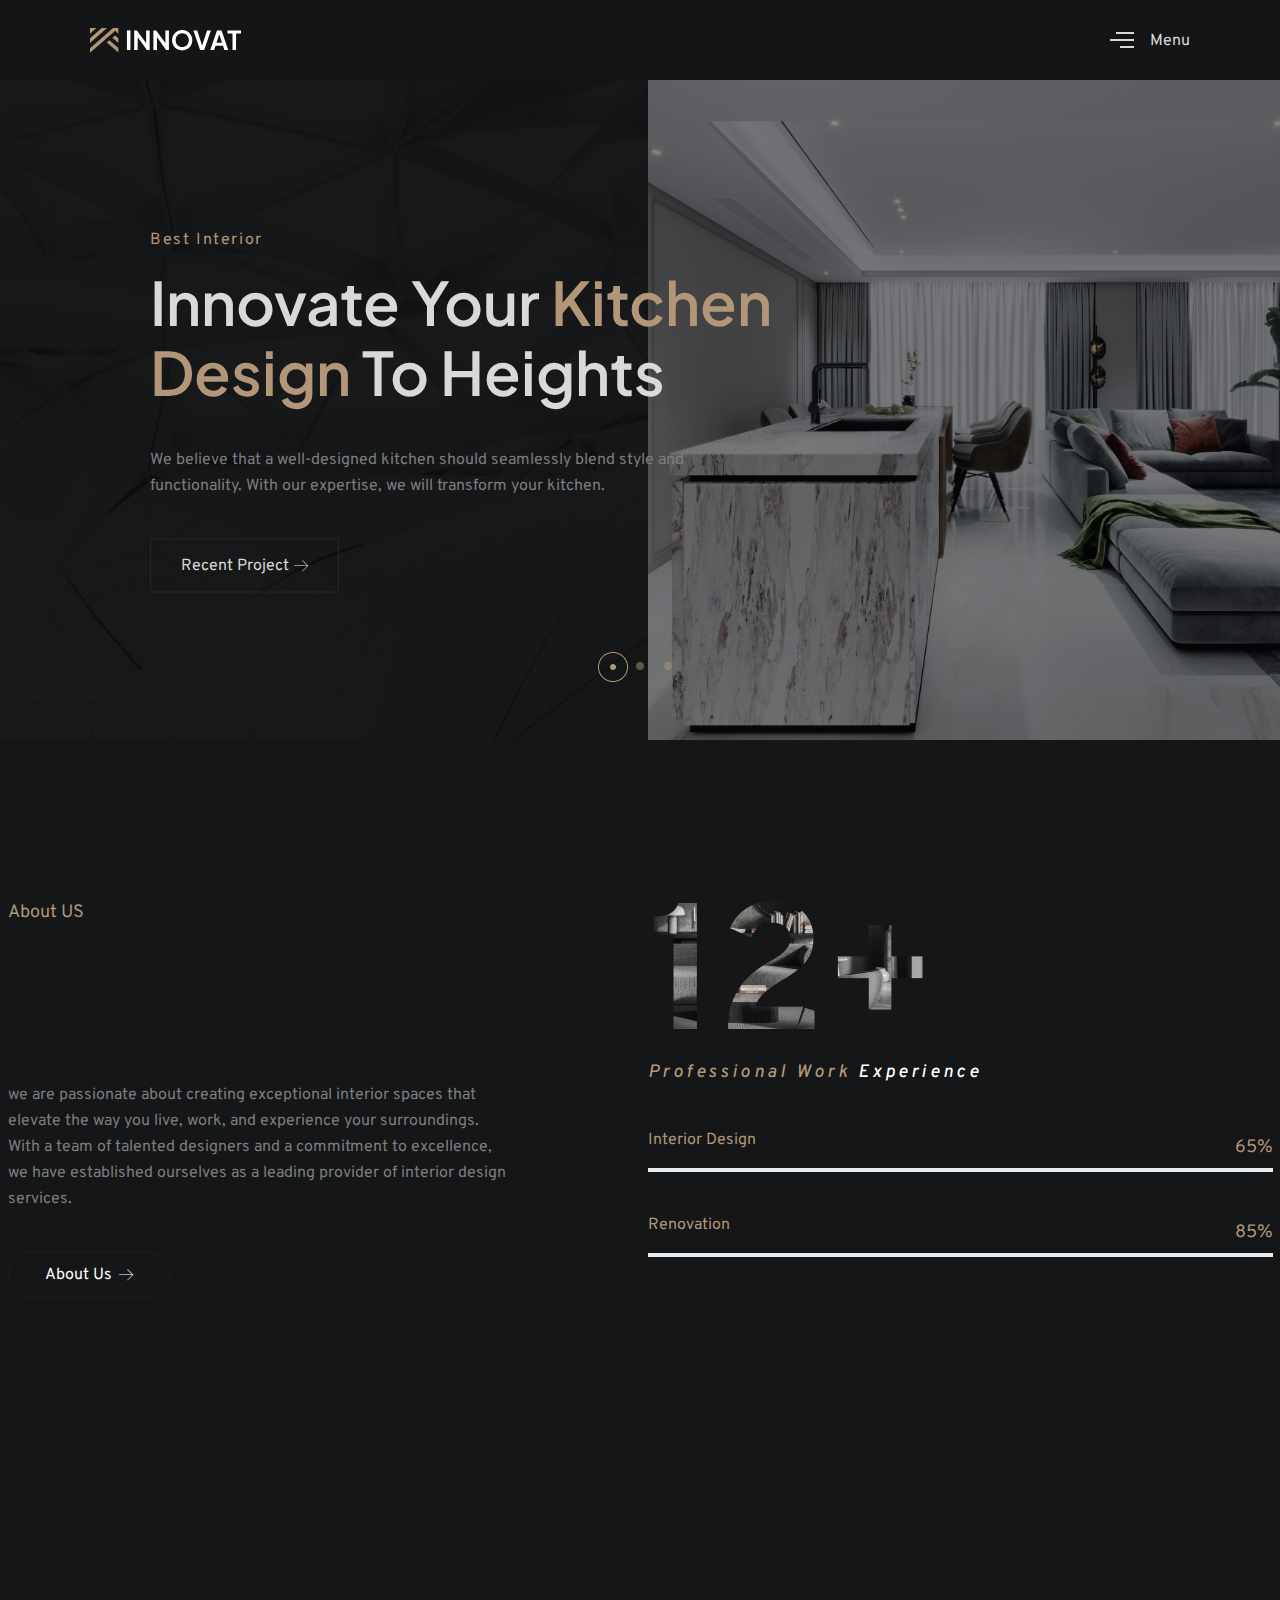
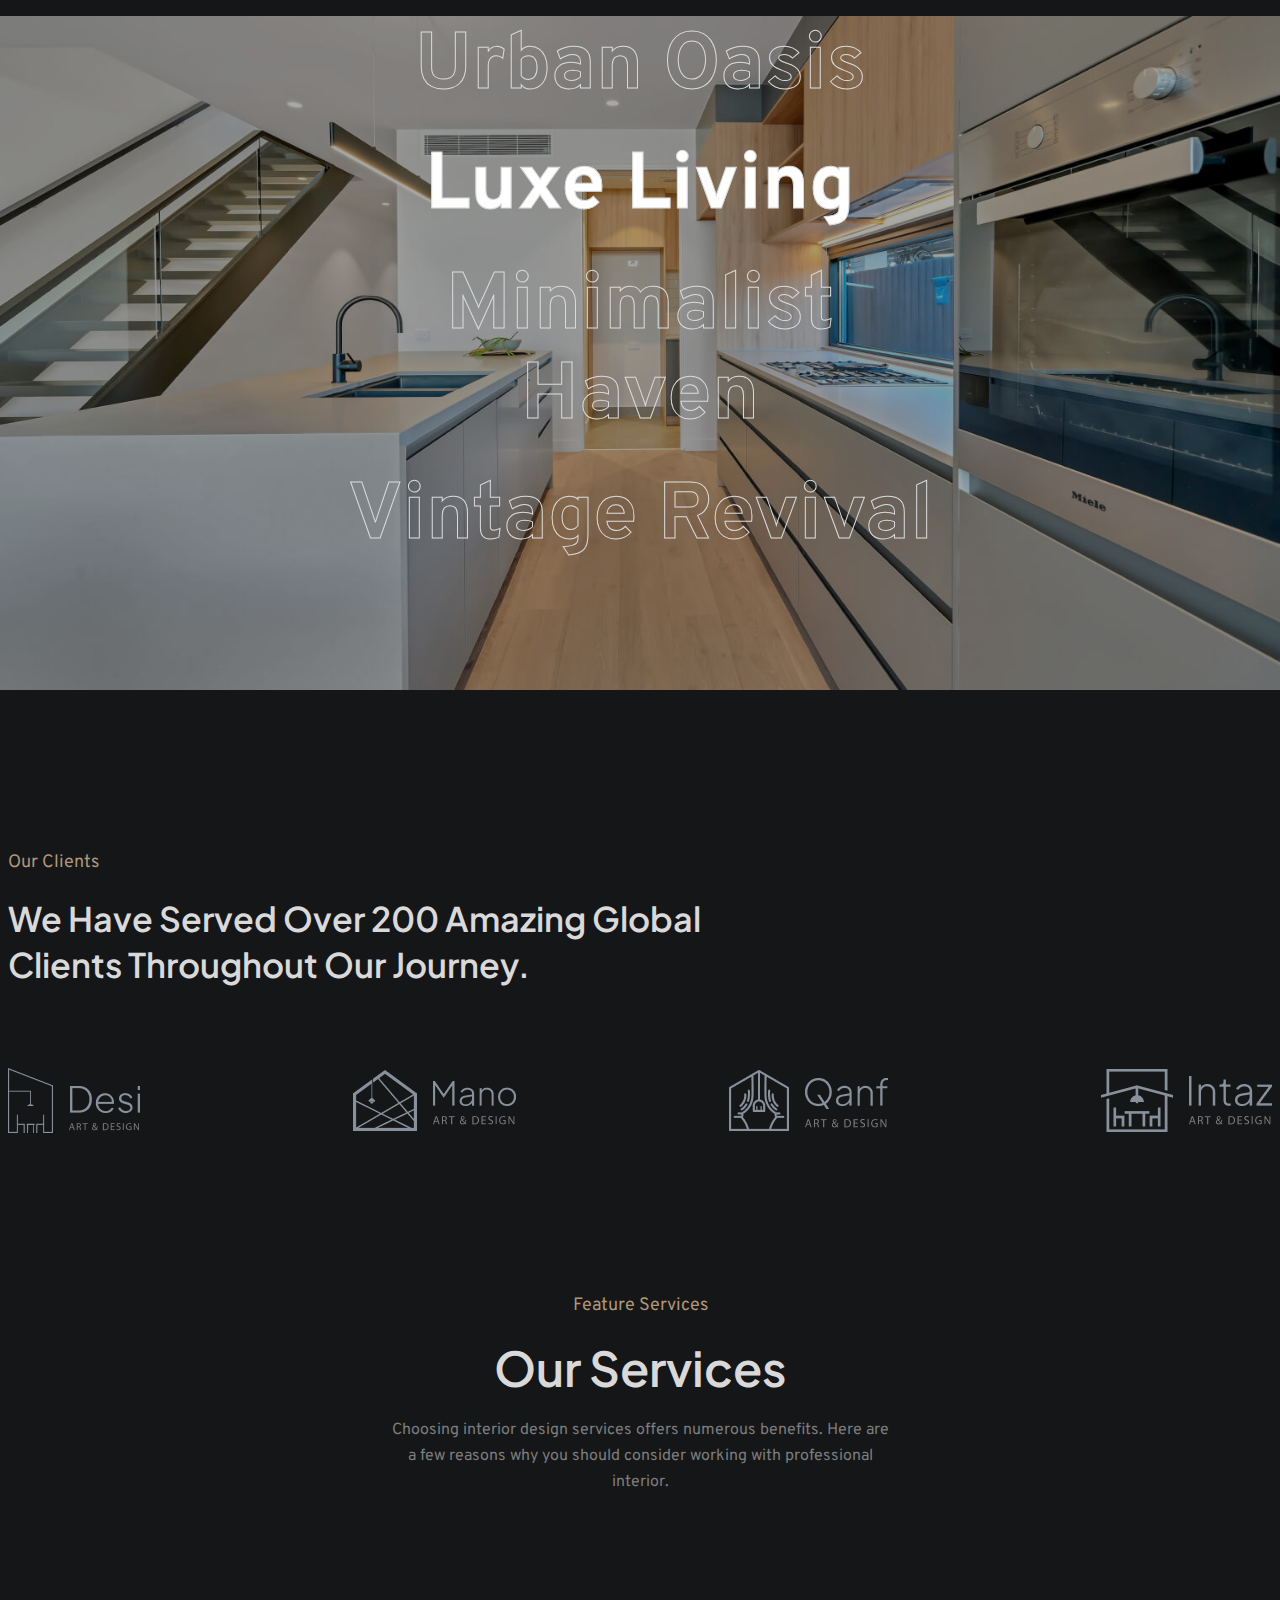
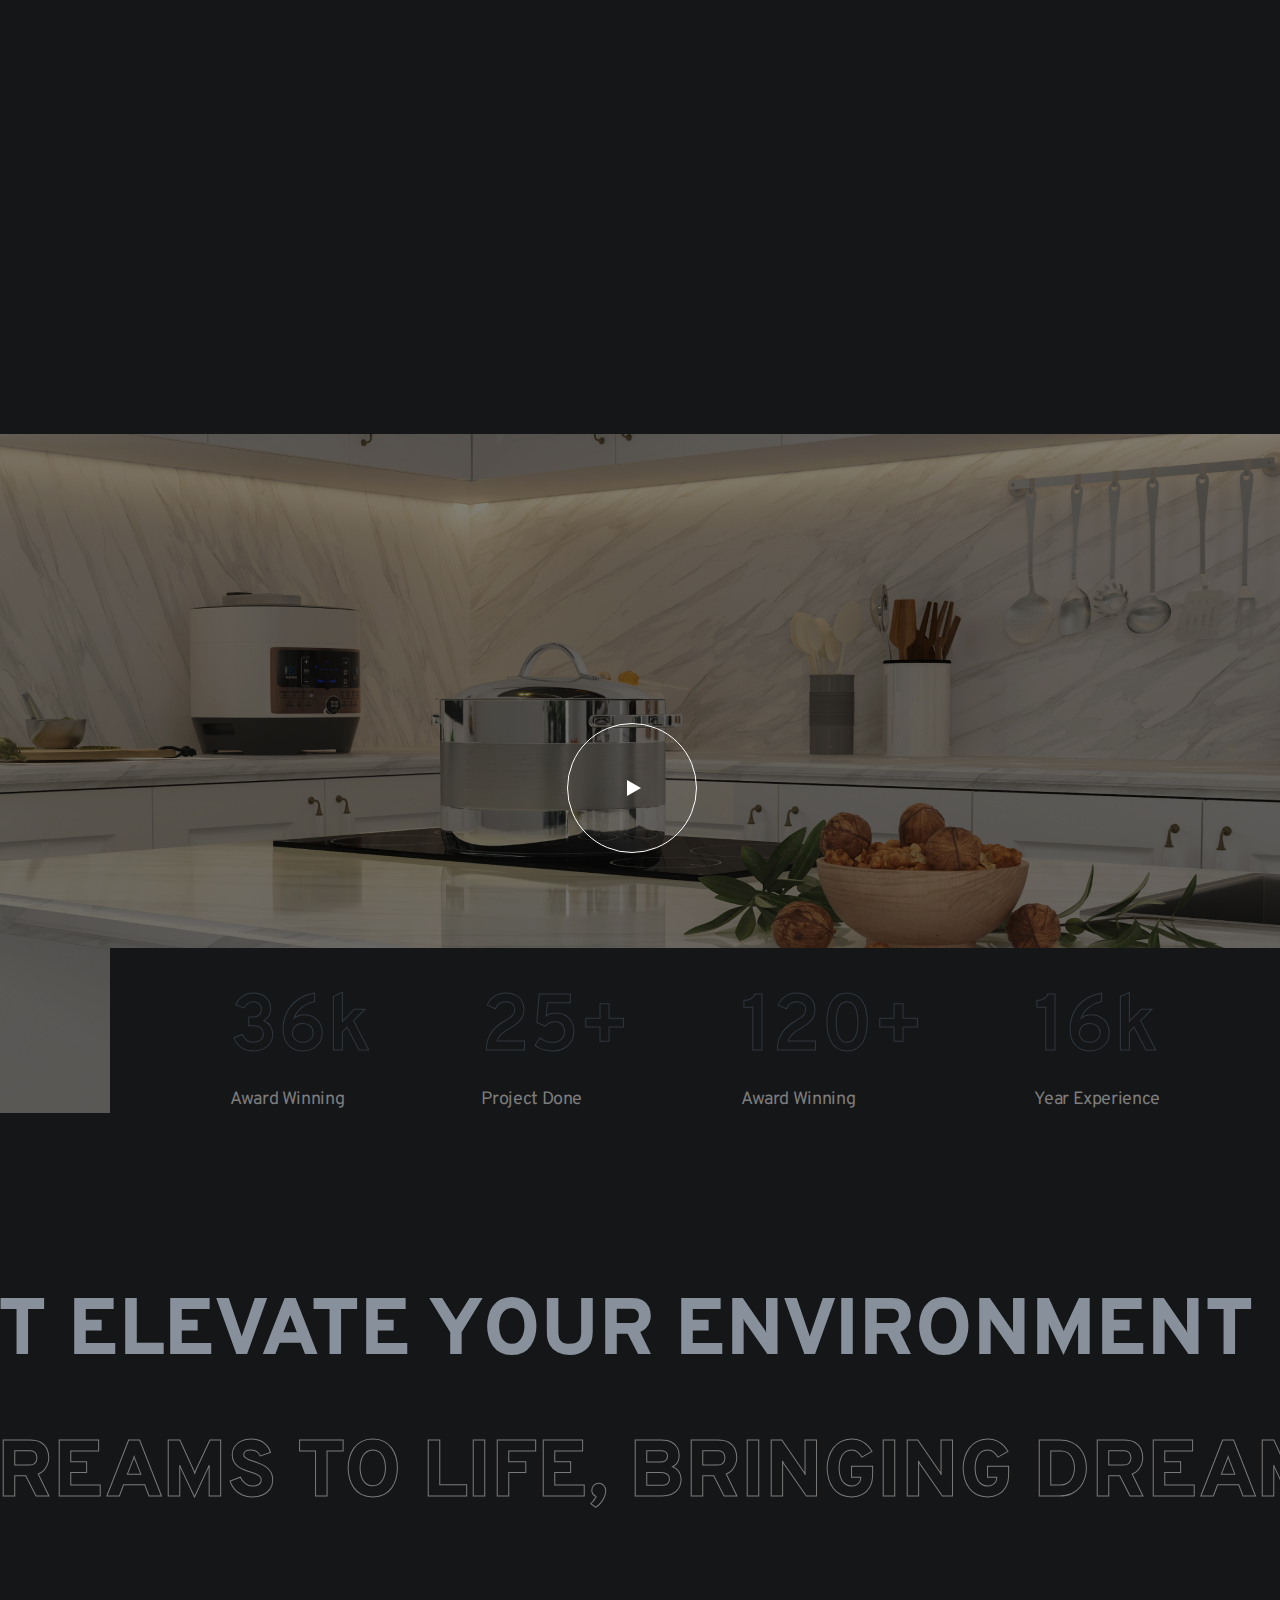
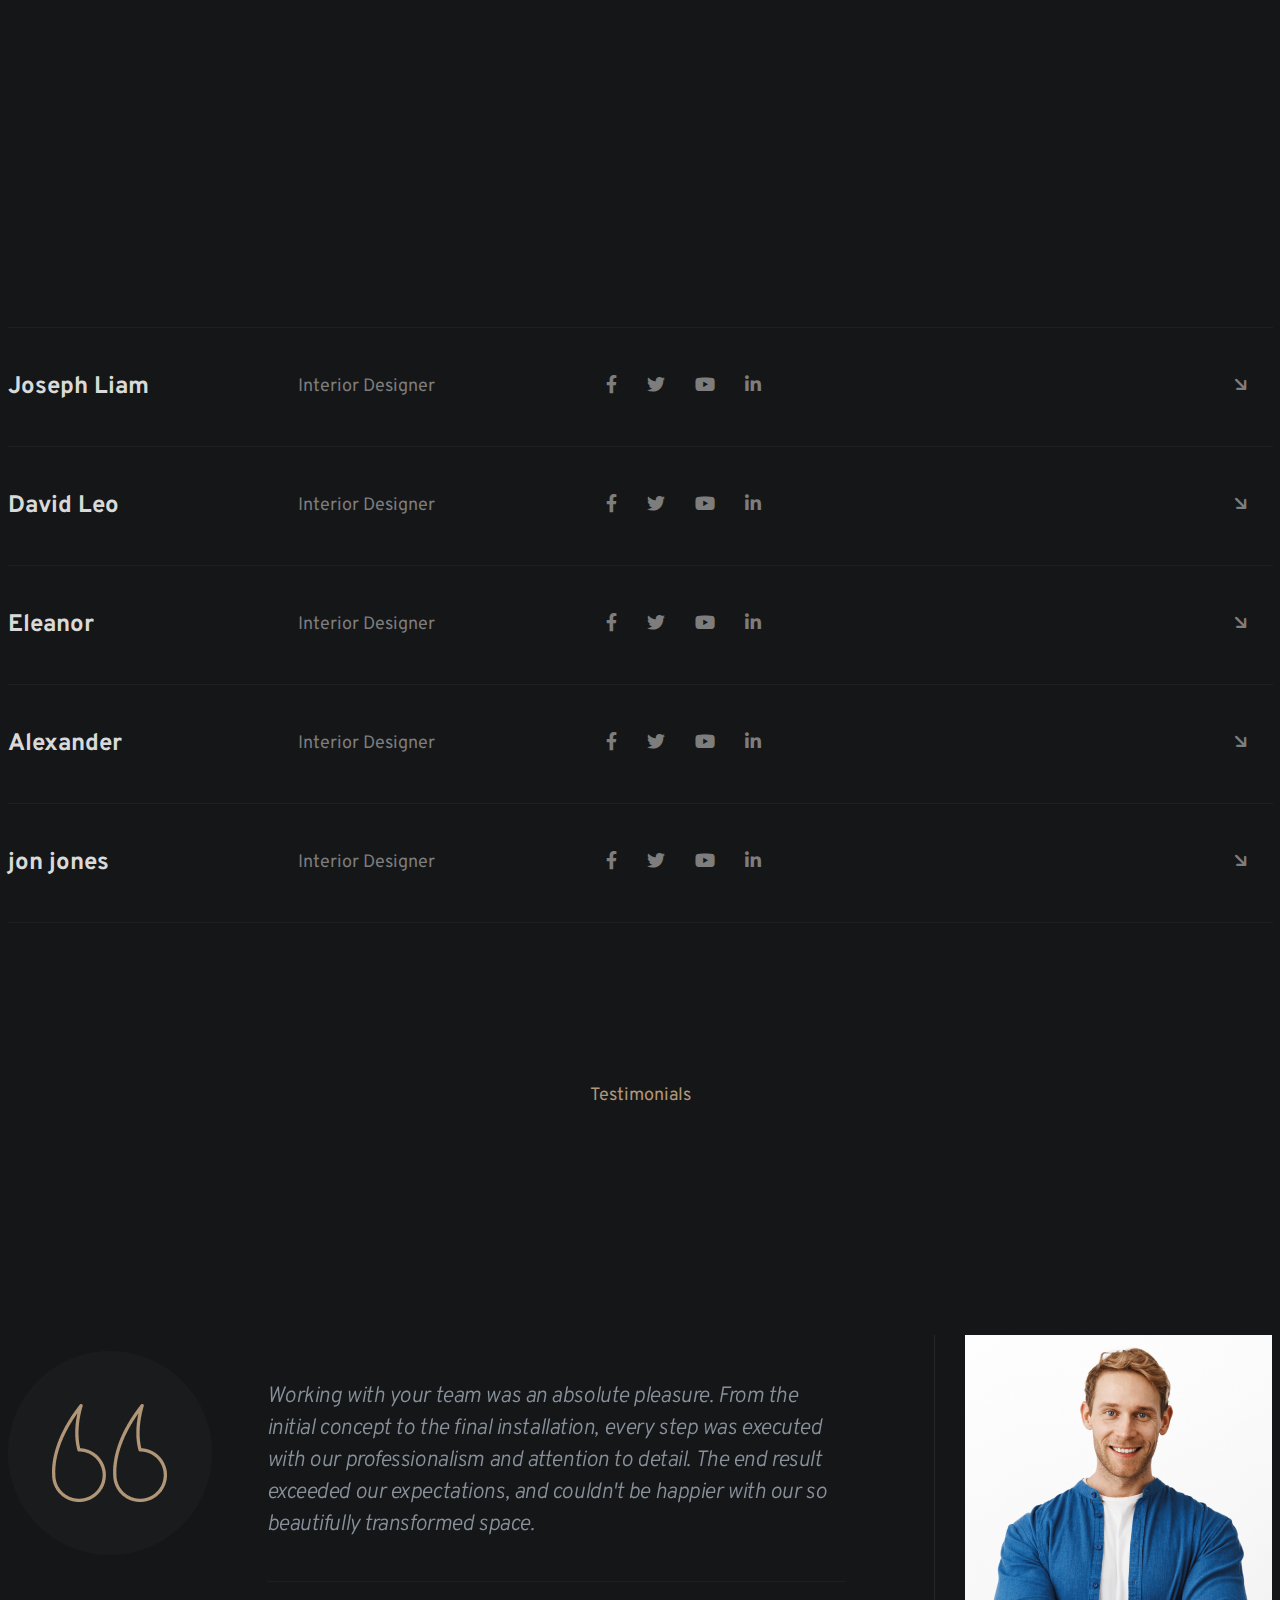
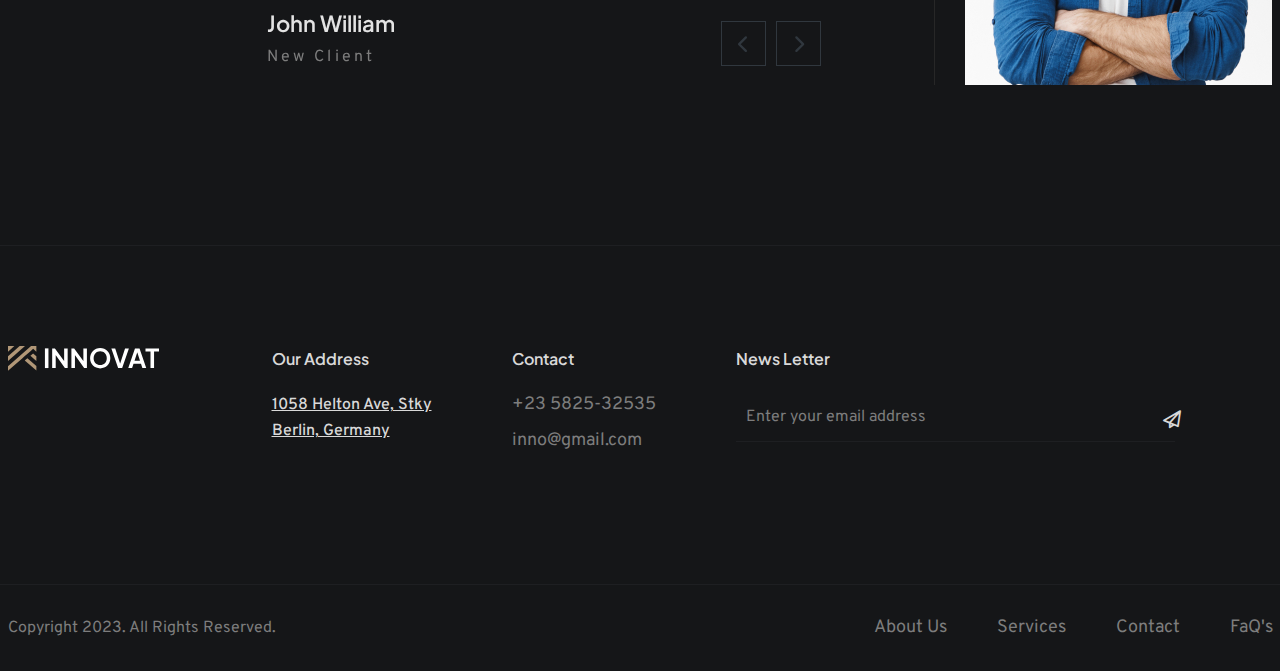
<file: index.html>
<!DOCTYPE html><html lang="en"><head>
    <meta charset="UTF-8">
    <meta name="viewport" content="width=device-width, initial-scale=1.0">
    <title>Innovat Architecture HTML Template</title>
    <link rel="shortcut icon" type="image/x-icon" href="images/fav.png">
    <!-- fontawesome 6.4.2 -->
    <link rel="stylesheet" href="css/fontawesome-6.css">
    <!-- swiper Css 10.2.0 -->
    <link rel="stylesheet" href="css/swiper.min.css">
    <!-- Bootstrap 5.0.2 -->
    <link rel="stylesheet" href="css/magnific-popup.css">
    <link rel="stylesheet" href="css/bootstrap.min.css">
    <!-- metismenu scss -->
    <link rel="stylesheet" href="css/metismenu.css">
    <!-- Custom CSS -->
    <link rel="stylesheet" href="css/style.css">
</head>

<body class="index-three">

    <!-- header three area start -->
    <header class="header-three" style="background: #141517;">
        <a href="index.html" class="logo-area">
            <img src="images/02.svg" alt="logo_images">
        </a>
        <div class="action-area" id="menu-btn">
            <div class="icon">
                <svg xmlns="http://www.w3.org/2000/svg" width="24" height="16" viewBox="0 0 24 16" fill="none">
                    <rect x="6" width="18" height="2" fill="#D9D9D9"></rect>
                    <rect x="10" y="14" width="14" height="2" fill="#D9D9D9"></rect>
                    <rect y="7" width="24" height="2" fill="#D9D9D9"></rect>
                </svg>
            </div>
            <span>Menu</span>
        </div>
    </header>
    <!-- header three area end -->

    <!-- banner three start -->
    <div class="banner-three pt--80">
        <div class="container-full">
            <div class="row">
                <div class="col-lg-12">
                    <!-- banner three swiper active -->
                    <div class="banner-wrapper-main-three">
                        <div class="swiper mySwiper-banner-three">
                            <div class="swiper-wrapper">
                                <div class="swiper-slide">
                                    <!-- single banner wrapper -->
                                    <div class="single-banner-wrapper-three  banner-three-bg bg_image">
                                        <div class="row align-items-center">
                                            <div class="col-lg-6">
                                                <div class="left-banner-three">
                                                    <span class="pre-title">Best Interior</span>
                                                    <h1 class="title">Innovate Your <span>Kitchen <br>
                                                            Design</span> to Heights</h1>
                                                    <p class="disc">
                                                        We believe that a well-designed kitchen should seamlessly blend
                                                        style and
                                                        functionality. With our expertise, we will transform your
                                                        kitchen.
                                                    </p>
                                                    <a href="projectdetails.html" class="rts-btn btn-border radious">Recent Project<i class="fa-thin fa-arrow-right"></i></a>
                                                </div>
                                            </div>
                                            <div class="col-lg-6">
                                                <div class="thumbnail">
                                                    <img src="images/04_2.jpg" alt="banner">
                                                </div>
                                            </div>
                                        </div>
                                    </div>
                                    <!-- single banner wrapper end -->
                                </div>
                                <div class="swiper-slide">
                                    <!-- single banner wrapper -->
                                    <div class="single-banner-wrapper-three  banner-three-bg bg_image">
                                        <div class="row align-items-center">
                                            <div class="col-lg-6">
                                                <div class="left-banner-three">
                                                    <span class="pre-title">Best Interior</span>
                                                    <h1 class="title">Extend Your <span>Kitchen <br>
                                                            Design</span> to Heights</h1>
                                                    <p class="disc">
                                                        We believe that a well-designed kitchen should seamlessly blend
                                                        style and
                                                        functionality. With our expertise, we will transform your
                                                        kitchen.
                                                    </p>
                                                    <a href="projectdetails.html" class="rts-btn btn-border radious">Recent Project<i class="fa-thin fa-arrow-right"></i></a>
                                                </div>
                                            </div>
                                            <div class="col-lg-6">
                                                <div class="thumbnail">
                                                    <img src="images/07_1.jpg" alt="banner">
                                                </div>
                                            </div>
                                        </div>
                                    </div>
                                    <!-- single banner wrapper end -->
                                </div>
                                <div class="swiper-slide">
                                    <!-- single banner wrapper -->
                                    <div class="single-banner-wrapper-three  banner-three-bg bg_image">
                                        <div class="row align-items-center">
                                            <div class="col-lg-6">
                                                <div class="left-banner-three">
                                                    <span class="pre-title">Best Interior</span>
                                                    <h1 class="title">Beautify Your <span>Kitchen <br>
                                                            Design</span> to Heights</h1>
                                                    <p class="disc">
                                                        We believe that a well-designed kitchen should seamlessly blend
                                                        style and
                                                        functionality. With our expertise, we will transform your
                                                        kitchen.
                                                    </p>
                                                    <a href="projectdetails.html" class="rts-btn btn-border radious">Recent Project<i class="fa-thin fa-arrow-right"></i></a>
                                                </div>
                                            </div>
                                            <div class="col-lg-6">
                                                <div class="thumbnail">
                                                    <img src="images/28.jpg" alt="banner">
                                                </div>
                                            </div>
                                        </div>
                                    </div>
                                    <!-- single banner wrapper end -->
                                </div>
                            </div>
                            <div class="swiper-pagination"></div>
                        </div>
                    </div>
                    <!-- banner three swiper active end -->
                </div>
            </div>
        </div>
    </div>
    <!-- banner three end -->

    <!-- about area -->
    <div class="rts-about-area-three rts-section-gap2">
        <div class="container">
            <div class="row">
                <div class="col-lg-6">
                    <!-- about left area start home three -->
                    <div class="about-left-three-start">
                        <div class="title-style-three-left">
                            <span>About US</span>
                            <h2 class="title quote">we are passionate <br>
                                <span>interior</span> spaces
                            </h2>
                        </div>
                        <p class="disc">
                            we are passionate about creating exceptional interior spaces that elevate the way you live,
                            work, and experience your surroundings. With a team of talented designers and a commitment
                            to excellence, we have established ourselves as a leading provider of interior design
                            services.
                        </p>
                        <a href="about.html" class="rts-btn btn-border radious-3">About Us<i class="fa-thin fa-arrow-right"></i></a>
                    </div>
                    <!-- about left area start home three end -->
                </div>
                <div class="col-lg-6 mt_sm--50 mt_md--50">
                    <!-- about style six -->
                    <div class="about-style-three-right">
                        <img src="images/06.png" alt="about">
                        <p class="disc"><span>Professional Work</span> Experience</p>
                        <div class="progress-wrapper-main">
                            <div class="single-progress-area-h" data-sal-delay="150" data-sal="slide-up" data-sal-duration="800">
                                <div class="progress-top">
                                    <p class="name">
                                        Interior Design
                                    </p>
                                    <span class="parcent">
                                        65%
                                    </span>
                                </div>
                                <div class="progress">
                                    <div class="progress-bar wow fadeInLeft bg--primary" role="progressbar" style="width: 65%" aria-valuenow="25" aria-valuemin="0" aria-valuemax="100">
                                    </div>
                                </div>
                            </div>
                            <div class="single-progress-area-h" data-sal-delay="150" data-sal="slide-up" data-sal-duration="800">
                                <div class="progress-top">
                                    <p class="name">
                                        Renovation
                                    </p>
                                    <span class="parcent">
                                        85%
                                    </span>
                                </div>
                                <div class="progress">
                                    <div class="progress-bar wow fadeInLeft bg--primary" role="progressbar" style="width: 85%" aria-valuenow="25" aria-valuemin="0" aria-valuemax="100">
                                    </div>
                                </div>
                            </div>
                        </div>
                    </div>
                    <!-- about style six end -->
                </div>
            </div>
        </div>
    </div>
    <!-- about area end -->

    <!-- project area start -->
    <div class="our-project-area-start rts-section-gap2Bottom bg-3">
        <div class="container-200">
            <div class="row">
                <div class="col-lg-12">
                    <h2 class="title-large-3 text-center end">Our Latest <span>Project</span></h2>
                </div>
            </div>
            <div class="row mt--80">
                <div class="col-lg-12">
                    <!-- portfolio-shocase- changing on hover -->
                    <div class="showcase-images-area-main-wrapper">
                        <div class="hover-btn-area">
                            <ul>
                                <li class="single-btn-bg one"><a href="product-details-1.html">Urban Oasis</a></li>
                                <li class="single-btn-bg two active"><a href="product-details-1.html">Luxe Living</a></li>
                                <li class="single-btn-bg three"><a href="product-details-1.html">Minimalist Haven</a></li>
                                <li class="single-btn-bg four"><a href="product-details-1.html">Vintage Revival</a></li>
                            </ul>
                        </div>
                        <div class="img-hover-area">
                            <div class="rts-img-hover one">
                                <img src="images/06.jpg" alt="portfolio_area">
                            </div>
                            <div class="rts-img-hover two active">
                                <img src="images/07.jpg" alt="portfolio_area">
                            </div>
                            <div class="rts-img-hover three">
                                <img src="images/46.jpg" alt="portfolio_area">
                            </div>
                            <div class="rts-img-hover four">
                                <img src="images/47.jpg" alt="portfolio_area">
                            </div>
                        </div>
                    </div>
                    <!-- portfolio-shocase- changing on hover end -->
                </div>
            </div>
        </div>
    </div>
    <!-- project area end -->

    <!-- rts client area start -->
    <div class="rts-client-area rts-section-gap2Bottom bg-3">
        <div class="container">
            <div class="row">
                <div class="col-lg-7">
                    <div class="title-style-three-left">
                        <span>Our Clients</span>
                        <h3 class="title-sm">we have served over 200 amazing global <br> clients throughout our journey.
                        </h3>
                    </div>
                </div>
            </div>
            <div class="row mt--60">
                <div class="col-lg-12">
                    <!-- brand style three -->
                    <div class="brand-style-three">
                        <img src="images/01.png" alt="brnad">
                        <img src="images/02.png" alt="brnad">
                        <img src="images/03.png" alt="brnad">
                        <img src="images/04.png" alt="brnad">
                    </div>
                    <!-- single brand end -->
                </div>
            </div>
        </div>
    </div>
    <!-- rts client area end -->

    <!-- rts service area start -->
    <div class="rts-service-area-start rts-section-gap2Bottom bg-3">
        <div class="container">
            <div class="row">
                <div class="col-lg-12">
                    <div class="title-style-three-center">
                        <span>Feature Services</span>
                        <h2 class="title">Our Services
                        </h2>
                        <p class="dsic" style="max-width: 40%; margin: auto;">
                            Choosing interior design services offers numerous benefits. Here are a few reasons why you
                            should consider working with professional interior.
                        </p>
                    </div>
                </div>
            </div>
            <div class="row rts-slide-up mt--60">
                <div class="col-lg-4 col-md-6 col-sm-12 col-12">
                    <!-- ingle sercicer mstyle three -->
                    <div class="single-service-style-three">
                        <div class="icon">
                            <svg xmlns="http://www.w3.org/2000/svg" width="47" height="47" viewBox="0 0 47 47" fill="none">
                                <path d="M31.8763 0H4.87185H4.72084L0 2.61327V3.60486L4.7314 6.04951H4.87185H31.8763C33.031 6.04951 33.9704 5.11015 33.9704 3.95544V2.09407C33.9704 0.939358 33.031 0 31.8763 0ZM4.87185 4.55074L2.03266 3.08373L4.87185 1.51208V4.55074ZM27.7979 4.65346H6.26789V1.39605H27.798V4.65346H27.7979ZM32.5743 3.95544C32.5743 4.34034 32.2612 4.65346 31.8763 4.65346H29.1941V1.39605H31.8763C32.2612 1.39605 32.5743 1.70917 32.5743 2.09407V3.95544Z" fill="#fff"></path>
                                <path d="M40.7062 4.32788C37.4781 4.32788 34.811 6.77537 34.4626 9.91207H0V47.0001H40.7062C44.1703 47.0001 46.9885 44.182 46.9885 40.7179V10.61C46.9885 7.14595 44.1702 4.32788 40.7062 4.32788ZM40.7062 45.6041H1.39605V11.308H34.424V40.7179C34.424 42.899 36.1984 44.6734 38.3795 44.6734H39.0775V36.1119C39.5872 35.9311 40.1353 35.8318 40.7062 35.8318C43.4005 35.8318 45.5924 38.0236 45.5924 40.7179C45.5924 43.4123 43.4004 45.6041 40.7062 45.6041ZM35.8201 40.7179C35.8201 39.1653 36.5489 37.7804 37.6814 36.8849V43.1807C36.6083 42.8761 35.8201 41.8874 35.8201 40.7179ZM45.5924 36.7754C44.4397 35.3497 42.6781 34.4358 40.7062 34.4358C38.7349 34.4358 36.9728 35.3485 35.8201 36.7735V11.308V10.61C35.8201 7.91576 38.0119 5.72384 40.7062 5.72384C43.4006 5.72384 45.5924 7.91567 45.5924 10.61V36.7754Z" fill="#fff"></path>
                                <path d="M25.1286 23.9188V21.1267H15.7286V19.7307H22.2434V13.6812H7.81774V19.7307H14.3326V21.1267H4.65332V40.5782H10.0048V39.1821H6.04937V34.0634H10.0048V32.6673H6.04937V22.5228H23.7326V23.9188H17.2177V29.9683H31.6434V23.9188H25.1286ZM9.21379 18.3347V15.0773H20.8475V18.3347H9.21379ZM30.2474 28.5723H18.6138V25.3148H30.2475V28.5723H30.2474Z" fill="#fff"></path>
                                <path d="M25.8266 32.6672H12.7969V34.0633H25.8266V32.6672Z" fill="#fff"></path>
                                <path d="M22.1036 35.4595H20.7075V36.8555H22.1036V35.4595Z" fill="#fff"></path>
                                <path d="M19.3116 35.4595H17.9155V36.8555H19.3116V35.4595Z" fill="#fff"></path>
                                <path d="M16.5196 35.4595H12.7969V36.8555H16.5196V35.4595Z" fill="#fff"></path>
                                <path d="M25.8266 39.1824H12.7969V40.5784H25.8266V39.1824Z" fill="#fff"></path>
                                <path d="M22.1036 41.9744H20.7075V43.3704H22.1036V41.9744Z" fill="#fff"></path>
                                <path d="M19.3116 41.9744H17.9155V43.3704H19.3116V41.9744Z" fill="#fff"></path>
                                <path d="M16.5196 41.9744H12.7969V43.3704H16.5196V41.9744Z" fill="#fff"></path>
                            </svg>
                        </div>
                        <span>01</span>
                        <a href="service-details.html">
                            <h6 class="title">Space Planning</h6>
                        </a>
                        <p class="disc">
                            Space planning is a fundamental aspect off interior design that focuses on arranging.
                        </p>
                        <a href="service-details.html" class="rts-read-more-3">Read More <i class="fa-light fa-arrow-right"></i></a>
                    </div>
                    <!-- ingle sercicer mstyle three end -->
                </div>
                <div class="col-lg-4 col-md-6 col-sm-12 col-12">
                    <!-- ingle sercicer mstyle three -->
                    <div class="single-service-style-three">
                        <div class="icon">
                            <svg xmlns="http://www.w3.org/2000/svg" width="47" height="47" viewBox="0 0 47 47" fill="none">
                                <path d="M46.3116 39.6565C46.4289 39.6565 46.5442 39.6265 46.6467 39.5694C46.7492 39.5123 46.8354 39.4299 46.8971 39.3302C46.9588 39.2304 46.994 39.1165 46.9993 38.9993C47.0046 38.8821 46.9799 38.7655 46.9275 38.6605L45.5992 36.003C45.3906 35.5828 45.0685 35.2294 44.6694 34.9828C44.2703 34.7362 43.8101 34.6062 43.341 34.6077H39.1844C38.7153 34.6062 38.2551 34.7362 37.856 34.9828C37.4569 35.2294 37.1348 35.5828 36.9262 36.003L35.7879 38.2796H11.2121L10.0738 36.003C9.86535 35.5826 9.5433 35.2291 9.14416 34.9825C8.74502 34.7359 8.28476 34.606 7.81557 34.6077H3.659C3.18987 34.6062 2.72969 34.7362 2.33059 34.9828C1.93149 35.2294 1.6094 35.5828 1.4008 36.003L0.0724965 38.6605C0.0200945 38.7655 -0.00461605 38.8821 0.000709933 38.9993C0.00603592 39.1165 0.0412217 39.2304 0.102928 39.3302C0.164635 39.4299 0.250815 39.5123 0.35329 39.5694C0.455765 39.6265 0.571136 39.6565 0.688454 39.6565H6.25502L6.82875 40.804L6.25502 41.9514H0.688454C0.571136 41.9514 0.455765 41.9814 0.35329 42.0385C0.250815 42.0957 0.164635 42.178 0.102928 42.2778C0.0412217 42.3776 0.00603592 42.4915 0.000709933 42.6087C-0.00461605 42.7259 0.0200945 42.8425 0.0724965 42.9474L1.4008 45.605C1.6094 46.0252 1.93149 46.3786 2.33059 46.6252C2.72969 46.8718 3.18987 47.0017 3.659 47.0003H7.81557C8.28476 47.0019 8.74502 46.8721 9.14416 46.6255C9.5433 46.3788 9.86535 46.0253 10.0738 45.605L11.2121 43.3284H35.7879L36.9262 45.605C37.1347 46.0253 37.4567 46.3788 37.8559 46.6255C38.255 46.8721 38.7153 47.0019 39.1844 47.0003H43.341C43.8102 47.0019 44.2705 46.8721 44.6696 46.6255C45.0687 46.3788 45.3908 46.0253 45.5992 45.605L46.9275 42.9474C46.9799 42.8425 47.0046 42.7259 46.9993 42.6087C46.994 42.4915 46.9588 42.3776 46.8971 42.2778C46.8354 42.178 46.7492 42.0957 46.6467 42.0385C46.5442 41.9814 46.4289 41.9514 46.3116 41.9514H40.745L40.1713 40.804L40.745 39.6565H46.3116ZM39.7022 38.6605L38.7842 40.4965C38.7367 40.592 38.7119 40.6973 38.7119 40.804C38.7119 40.9107 38.7367 41.016 38.7842 41.1115L39.7022 42.9474C39.7592 43.062 39.8471 43.1583 39.9559 43.2256C40.0647 43.2929 40.1902 43.3285 40.3181 43.3284H45.1962L44.3701 44.989C44.2751 45.1804 44.1283 45.3414 43.9463 45.4535C43.7644 45.5656 43.5547 45.6245 43.341 45.6233H39.1844C38.9712 45.624 38.7621 45.5649 38.5807 45.4528C38.3993 45.3407 38.2529 45.18 38.1581 44.989L36.8298 42.3324C36.7728 42.2179 36.6849 42.1215 36.5761 42.0542C36.4673 41.9869 36.3418 41.9513 36.2139 41.9514H10.7861C10.6582 41.9513 10.5327 41.9869 10.4239 42.0542C10.3151 42.1215 10.2272 42.2179 10.1702 42.3324L8.84186 44.989C8.74708 45.18 8.60071 45.3407 8.41933 45.4528C8.23795 45.5649 8.0288 45.624 7.81557 45.6233H3.659C3.44578 45.624 3.23663 45.5649 3.05525 45.4528C2.87387 45.3407 2.7275 45.18 2.63271 44.989L1.80654 43.3284H6.68096C6.80891 43.3285 6.93435 43.2929 7.04317 43.2256C7.15198 43.1583 7.23986 43.062 7.29692 42.9474L8.21489 41.1115C8.26243 41.016 8.28717 40.9107 8.28717 40.804C8.28717 40.6973 8.26243 40.592 8.21489 40.4965L7.29692 38.6605C7.23986 38.546 7.15198 38.4497 7.04317 38.3824C6.93435 38.3151 6.80891 38.2795 6.68096 38.2796H1.80287L2.62904 36.619C2.7241 36.4274 2.87105 36.2664 3.05314 36.1542C3.23523 36.0421 3.44515 35.9833 3.659 35.9846H7.81557C8.0288 35.984 8.23795 36.0431 8.41933 36.1552C8.60071 36.2673 8.74708 36.428 8.84186 36.619L10.1702 39.2756C10.2272 39.3901 10.3151 39.4864 10.4239 39.5537C10.5327 39.621 10.6582 39.6566 10.7861 39.6565H36.2139C36.3418 39.6566 36.4673 39.621 36.5761 39.5537C36.6849 39.4864 36.7728 39.3901 36.8298 39.2756L38.1581 36.619C38.2529 36.428 38.3993 36.2673 38.5807 36.1552C38.7621 36.0431 38.9712 35.984 39.1844 35.9846H43.341C43.5542 35.984 43.7634 36.0431 43.9448 36.1552C44.1261 36.2673 44.2725 36.428 44.3673 36.619L45.1935 38.2796H40.319C40.1911 38.2795 40.0657 38.3151 39.9568 38.3824C39.848 38.4497 39.7601 38.546 39.7031 38.6605H39.7022Z" fill="#D9D9D9"></path>
                                <path d="M46.3116 3.67191H29.6614L23.8608 0.101929C23.7523 0.0352809 23.6274 0 23.5 0C23.3727 0 23.2478 0.0352809 23.1393 0.101929L17.3386 3.67191H6.88477V0.688512C6.88477 0.505916 6.81224 0.330799 6.68312 0.201685C6.55401 0.0725702 6.37889 3.44249e-05 6.1963 3.44249e-05H3.44239C2.52971 0.0010064 1.65469 0.363998 1.00933 1.00936C0.363963 1.65472 0.000971971 2.52974 0 3.44242V29.1456C0.000971971 30.0583 0.363963 30.9333 1.00933 31.5786C1.65469 32.224 2.52971 32.587 3.44239 32.588H46.3116C46.4942 32.588 46.6693 32.5154 46.7984 32.3863C46.9275 32.2572 47.0001 32.0821 47.0001 31.8995V4.36039C47.0001 4.1778 46.9275 4.00268 46.7984 3.87356C46.6693 3.74445 46.4942 3.67191 46.3116 3.67191ZM23.5 1.49724L34.7452 8.4169V10.4722L23.8608 3.77105C23.7523 3.70441 23.6274 3.66913 23.5 3.66913C23.3727 3.66913 23.2478 3.70441 23.1393 3.77105L12.2549 10.4722V8.4169L23.5 1.49724ZM34.7452 22.3526V23.7296H12.2549V22.3526H34.7452ZM14.0908 20.9756V10.9588L23.5 5.16912L32.9092 10.9588V20.9756H14.0908ZM1.37695 3.44242C1.37744 2.89478 1.5952 2.36972 1.98244 1.98248C2.36968 1.59524 2.89475 1.37748 3.44239 1.37699H5.50782V25.7032H3.44239C2.69713 25.7024 1.97196 25.9448 1.37695 26.3935V3.44242ZM45.6231 31.211H3.44239C2.8946 31.211 2.36925 30.9934 1.98191 30.6061C1.59456 30.2187 1.37695 29.6934 1.37695 29.1456C1.37695 28.5978 1.59456 28.0724 1.98191 27.6851C2.36925 27.2978 2.8946 27.0801 3.44239 27.0801H6.1963C6.37889 27.0801 6.55401 27.0076 6.68312 26.8785C6.81224 26.7494 6.88477 26.5743 6.88477 26.3917V5.04887H15.1006L11.2057 7.44569C11.1055 7.50739 11.0229 7.59368 10.9655 7.69635C10.9081 7.79902 10.878 7.91466 10.8779 8.03227V11.7042C10.8779 11.8267 10.9106 11.9469 10.9725 12.0526C11.0345 12.1583 11.1235 12.2455 11.2305 12.3053C11.3374 12.3651 11.4583 12.3952 11.5808 12.3927C11.7033 12.3901 11.8228 12.3549 11.9272 12.2907L12.7139 11.806V20.9756H11.5664C11.3838 20.9756 11.2087 21.0482 11.0796 21.1773C10.9505 21.3064 10.8779 21.4815 10.8779 21.6641V24.418C10.8779 24.6006 10.9505 24.7757 11.0796 24.9049C11.2087 25.034 11.3838 25.1065 11.5664 25.1065H35.4336C35.6162 25.1065 35.7914 25.034 35.9205 24.9049C36.0496 24.7757 36.1221 24.6006 36.1221 24.418V21.6641C36.1221 21.4815 36.0496 21.3064 35.9205 21.1773C35.7914 21.0482 35.6162 20.9756 35.4336 20.9756H34.2862V11.806L35.0729 12.2907C35.1772 12.3549 35.2968 12.3901 35.4193 12.3927C35.5417 12.3952 35.6627 12.3651 35.7696 12.3053C35.8765 12.2455 35.9656 12.1583 36.0275 12.0526C36.0895 11.9469 36.1222 11.8267 36.1221 11.7042V8.03227C36.1221 7.91466 36.0919 7.79902 36.0346 7.69635C35.9772 7.59368 35.8945 7.50739 35.7944 7.44569L31.8995 5.04887H45.6231V31.211Z" fill="#D9D9D9"></path>
                                <path d="M27.1719 10.488H19.8281C19.6455 10.488 19.4704 10.5606 19.3413 10.6897C19.2122 10.8188 19.1396 10.9939 19.1396 11.1765V18.5203C19.1396 18.7029 19.2122 18.878 19.3413 19.0071C19.4704 19.1362 19.6455 19.2088 19.8281 19.2088H27.1719C27.3545 19.2088 27.5296 19.1362 27.6587 19.0071C27.7878 18.878 27.8604 18.7029 27.8604 18.5203V11.1765C27.8604 10.9939 27.7878 10.8188 27.6587 10.6897C27.5296 10.5606 27.3545 10.488 27.1719 10.488ZM26.4834 14.1599H24.1885V11.865H26.4834V14.1599ZM22.8115 11.865V14.1599H20.5166V11.865H22.8115ZM20.5166 15.5369H22.8115V17.8318H20.5166V15.5369ZM24.1885 17.8318V15.5369H26.4834V17.8318H24.1885Z" fill="#D9D9D9"></path>
                            </svg>
                        </div>
                        <span>02</span>
                        <a href="service-details.html">
                            <h6 class="title">Interior Design</h6>
                        </a>
                        <p class="disc">
                            Space planning is a fundamental aspect off interior design that focuses on arranging.
                        </p>
                        <a href="service-details.html" class="rts-read-more-3">Read More <i class="fa-light fa-arrow-right"></i></a>
                    </div>
                    <!-- ingle sercicer mstyle three end -->
                </div>
                <div class="col-lg-4 col-md-6 col-sm-12 col-12">
                    <!-- ingle sercicer mstyle three -->
                    <div class="single-service-style-three">
                        <div class="icon">
                            <svg xmlns="http://www.w3.org/2000/svg" width="59" height="47" viewBox="0 0 59 47" fill="none">
                                <path d="M15.2267 40.2767C14.8534 40.2767 14.5601 39.9833 14.5601 39.61V17.1033C14.5601 16.89 14.6534 16.69 14.8267 16.57L32.8801 3.13C33.1201 2.95667 33.4401 2.95667 33.6801 3.13L51.7334 16.57C51.9067 16.69 52.0001 16.89 52.0001 17.1033V20.25C52.0001 20.6233 51.7067 20.9167 51.3334 20.9167C50.9601 20.9167 50.6667 20.6233 50.6667 20.25V17.4367L33.2801 4.49L15.8934 17.45V39.61C15.8934 39.9833 15.6001 40.2767 15.2267 40.2767Z" fill="#D9D9D9"></path>
                                <path d="M47.4933 11.65C47.12 11.65 46.8267 11.3566 46.8267 10.9833V4.87663C46.8267 4.50329 47.12 4.20996 47.4933 4.20996C47.8667 4.20996 48.16 4.50329 48.16 4.87663V10.9833C48.16 11.3566 47.8667 11.65 47.4933 11.65Z" fill="#D9D9D9"></path>
                                <path d="M43.8932 9.03663C43.5199 9.03663 43.2266 8.7433 43.2266 8.36996V4.87663C43.2266 4.50329 43.5199 4.20996 43.8932 4.20996C44.2666 4.20996 44.5599 4.50329 44.5599 4.87663V8.36996C44.5599 8.72996 44.2532 9.03663 43.8932 9.03663Z" fill="#D9D9D9"></path>
                                <path d="M48.7864 5.52995H42.5998C42.2264 5.52995 41.9331 5.23661 41.9331 4.86328V2.52995C41.9331 2.15661 42.2264 1.86328 42.5998 1.86328H48.7864C49.1598 1.86328 49.4531 2.15661 49.4531 2.52995V4.86328C49.4531 5.23661 49.1464 5.52995 48.7864 5.52995ZM43.2664 4.19661H48.1198V3.19661H43.2664V4.19661Z" fill="#D9D9D9"></path>
                                <path d="M35.4398 33.5702C35.3998 33.5702 35.3464 33.5702 35.3064 33.5569C35.2664 33.5436 35.2264 33.5302 35.1864 33.5169C35.1464 33.5036 35.1064 33.4769 35.0664 33.4502C35.0264 33.4236 34.9998 33.3969 34.9598 33.3702C34.8398 33.2502 34.7598 33.0769 34.7598 32.9036C34.7598 32.7302 34.8264 32.5569 34.9598 32.4369C34.9864 32.4102 35.0264 32.3836 35.0664 32.3569C35.1064 32.3302 35.1464 32.3169 35.1864 32.2902C35.2264 32.2769 35.2664 32.2636 35.3064 32.2502C35.3864 32.2369 35.4798 32.2369 35.5731 32.2502L35.6931 32.2902C35.7331 32.3036 35.7731 32.3302 35.8131 32.3569C35.8531 32.3836 35.8798 32.4102 35.9198 32.4369C36.0398 32.5569 36.1198 32.7302 36.1198 32.9036C36.1198 33.0769 36.0531 33.2502 35.9198 33.3702C35.8931 33.3969 35.8531 33.4236 35.8131 33.4502C35.7731 33.4769 35.7331 33.4902 35.6931 33.5169C35.6531 33.5302 35.6131 33.5436 35.5731 33.5569C35.5331 33.5702 35.4931 33.5702 35.4398 33.5702Z" fill="#D9D9D9"></path>
                                <path d="M28.9733 40.2768C28.6 40.2768 28.3066 39.9835 28.3066 39.6101V26.2101C28.3066 25.8368 28.6 25.5435 28.9733 25.5435H37.5733C37.9466 25.5435 38.24 25.8368 38.24 26.2101V33.9301C38.24 34.3035 37.9466 34.5968 37.5733 34.5968C37.2 34.5968 36.9066 34.3035 36.9066 33.9301V26.8768H29.64V39.6101C29.64 39.9835 29.3466 40.2768 28.9733 40.2768Z" fill="#D9D9D9"></path>
                                <path d="M55.9466 17.7833H51.3332C50.9599 17.7833 50.6665 17.49 50.6665 17.1167C50.6665 16.7433 50.9599 16.45 51.3332 16.45H53.8932L33.2799 1.49L12.6665 16.45H15.2265C15.5999 16.45 15.8932 16.7433 15.8932 17.1167C15.8932 17.49 15.5999 17.7833 15.2265 17.7833H10.6132C10.3199 17.7833 10.0665 17.5967 9.97321 17.3167C9.87988 17.0367 9.98655 16.7433 10.2132 16.57L32.8799 0.13C33.1199 -0.0433333 33.4265 -0.0433333 33.6665 0.13L56.3332 16.57C56.5732 16.7433 56.6665 17.0367 56.5732 17.3167C56.4799 17.5967 56.2399 17.7833 55.9466 17.7833Z" fill="#D9D9D9"></path>
                                <path d="M44.6796 24.4234H37.7863C37.413 24.4234 37.1196 24.1301 37.1196 23.7568V16.8634C37.1196 16.4901 37.413 16.1968 37.7863 16.1968H44.6796C45.053 16.1968 45.3463 16.4901 45.3463 16.8634V23.7568C45.3463 24.1301 45.053 24.4234 44.6796 24.4234ZM38.453 23.0901H44.013V17.5301H38.453V23.0901Z" fill="#D9D9D9"></path>
                                <path d="M41.2394 24.4234C40.8661 24.4234 40.5728 24.1301 40.5728 23.7568V16.8634C40.5728 16.4901 40.8661 16.1968 41.2394 16.1968C41.6128 16.1968 41.9061 16.4901 41.9061 16.8634V23.7568C41.9061 24.1301 41.5994 24.4234 41.2394 24.4234Z" fill="#D9D9D9"></path>
                                <path d="M28.7597 24.4234H21.8664C21.493 24.4234 21.1997 24.1301 21.1997 23.7568V16.8634C21.1997 16.4901 21.493 16.1968 21.8664 16.1968H28.7597C29.133 16.1968 29.4264 16.4901 29.4264 16.8634V23.7568C29.4264 24.1301 29.133 24.4234 28.7597 24.4234ZM22.5464 23.0901H28.1064V17.5301H22.5464V23.0901Z" fill="#D9D9D9"></path>
                                <path d="M25.3195 24.4234C24.9462 24.4234 24.6528 24.1301 24.6528 23.7568V16.8634C24.6528 16.4901 24.9462 16.1968 25.3195 16.1968C25.6928 16.1968 25.9862 16.4901 25.9862 16.8634V23.7568C25.9862 24.1301 25.6928 24.4234 25.3195 24.4234Z" fill="#D9D9D9"></path>
                                <path d="M28.7597 20.9835H21.8664C21.493 20.9835 21.1997 20.6901 21.1997 20.3168C21.1997 19.9435 21.493 19.6501 21.8664 19.6501H28.7597C29.133 19.6501 29.4264 19.9435 29.4264 20.3168C29.4264 20.6901 29.133 20.9835 28.7597 20.9835Z" fill="#D9D9D9"></path>
                                <path d="M44.6796 20.9835H37.7863C37.413 20.9835 37.1196 20.6901 37.1196 20.3168C37.1196 19.9435 37.413 19.6501 37.7863 19.6501H44.6796C45.053 19.6501 45.3463 19.9435 45.3463 20.3168C45.3463 20.6901 45.053 20.9835 44.6796 20.9835Z" fill="#D9D9D9"></path>
                                <path d="M33.2798 15.09C31.2398 15.09 29.5864 13.4367 29.5864 11.3967C29.5864 9.3567 31.2398 7.70337 33.2798 7.70337C35.3198 7.70337 36.9731 9.3567 36.9731 11.3967C36.9731 13.4234 35.3198 15.09 33.2798 15.09ZM33.2798 9.0367C31.9731 9.0367 30.9198 10.09 30.9198 11.3967C30.9198 12.7034 31.9731 13.7567 33.2798 13.7567C34.5864 13.7567 35.6398 12.7034 35.6398 11.3967C35.6398 10.09 34.5864 9.0367 33.2798 9.0367Z" fill="#D9D9D9"></path>
                                <path d="M31.9864 42.8367H13.5197C13.1464 42.8367 12.853 42.5434 12.853 42.17V39.61C12.853 39.2367 13.1464 38.9434 13.5197 38.9434H33.3197C33.693 38.9434 33.9864 39.2367 33.9864 39.61C33.9864 39.9834 33.693 40.2767 33.3197 40.2767H14.1864V41.5034H31.9864C32.3597 41.5034 32.653 41.7967 32.653 42.17C32.653 42.5434 32.3464 42.8367 31.9864 42.8367Z" fill="#D9D9D9"></path>
                                <path d="M58 46.9301H35.4533C35.1866 46.9301 34.9466 46.7701 34.84 46.5167C34.7333 46.2634 34.8 45.9834 34.9866 45.7967L57.5333 23.2501C57.72 23.0634 58.0133 22.9967 58.2533 23.1034C58.5066 23.2101 58.6666 23.4501 58.6666 23.7167V46.2634C58.6666 46.6234 58.3733 46.9301 58 46.9301ZM37.0666 45.5967H57.3333V25.3167L37.0666 45.5967Z" fill="#D9D9D9"></path>
                                <path d="M53.9069 42.8233H45.3469C45.0802 42.8233 44.8402 42.6633 44.7335 42.4099C44.6269 42.1566 44.6935 41.8766 44.8802 41.6899L53.4402 33.1299C53.6269 32.9433 53.9202 32.8766 54.1602 32.9833C54.4135 33.0899 54.5735 33.3299 54.5735 33.5966V42.1566C54.5735 42.5299 54.2669 42.8233 53.9069 42.8233ZM46.9469 41.4899H53.2269V35.2099L46.9469 41.4899Z" fill="#D9D9D9"></path>
                                <path d="M31.6932 43.37C31.5199 43.37 31.3466 43.3033 31.2266 43.17C31.0266 42.97 30.9732 42.65 31.1066 42.3833L34.3066 36.2766C34.3332 36.2233 34.3732 36.1566 34.4266 36.1166L50.4666 20.0766C51.5199 19.0233 53.2532 19.0233 54.3066 20.0766C55.3599 21.13 55.3599 22.8633 54.3066 23.9166L38.2799 39.97C38.2266 40.0233 38.1732 40.0633 38.1199 40.09L32.0132 43.29C31.9066 43.3433 31.7999 43.37 31.6932 43.37ZM35.4532 36.9966L33.2932 41.1166L37.4132 38.9566L53.3866 22.9833C53.9199 22.45 53.9199 21.57 53.3866 21.0233C52.8532 20.49 51.9732 20.49 51.4266 21.0233L35.4532 36.9966Z" fill="#D9D9D9"></path>
                                <path d="M37.7999 40.1698C37.6266 40.1698 37.4532 40.1032 37.3332 39.9698L34.4266 37.0632C34.1599 36.7965 34.1599 36.3832 34.4266 36.1165C34.6932 35.8498 35.1066 35.8498 35.3732 36.1165L38.2799 39.0232C38.5466 39.2898 38.5466 39.7032 38.2799 39.9698C38.1466 40.1032 37.9732 40.1698 37.7999 40.1698Z" fill="#D9D9D9"></path>
                                <path d="M52.2667 25.7033C52.0934 25.7033 51.92 25.6366 51.8 25.5033L48.8934 22.5966C48.6267 22.33 48.6267 21.9166 48.8934 21.65C49.16 21.3833 49.5734 21.3833 49.84 21.65L52.7467 24.5566C53.0134 24.8233 53.0134 25.2366 52.7467 25.5033C52.6 25.6366 52.44 25.7033 52.2667 25.7033Z" fill="#D9D9D9"></path>
                                <path d="M8.88 42.6766H0.666667C0.293333 42.6766 0 42.3833 0 42.01V0.943278C0 0.569945 0.293333 0.276611 0.666667 0.276611H8.88C9.25333 0.276611 9.54667 0.569945 9.54667 0.943278V42.01C9.54667 42.3833 9.24 42.6766 8.88 42.6766ZM1.33333 41.3433H8.21333V1.60994H1.33333V41.3433Z" fill="#D9D9D9"></path>
                                <path d="M8.87981 5.10335H5.63981C5.26648 5.10335 4.97314 4.81002 4.97314 4.43669C4.97314 4.06335 5.26648 3.77002 5.63981 3.77002H8.87981C9.25314 3.77002 9.54648 4.06335 9.54648 4.43669C9.54648 4.81002 9.23981 5.10335 8.87981 5.10335Z" fill="#D9D9D9"></path>
                                <path d="M8.87976 8.88997H7.25309C6.87976 8.88997 6.58643 8.59664 6.58643 8.22331C6.58643 7.84997 6.87976 7.55664 7.25309 7.55664H8.86643C9.23976 7.55664 9.53309 7.84997 9.53309 8.22331C9.53309 8.59664 9.23976 8.88997 8.87976 8.88997Z" fill="#D9D9D9"></path>
                                <path d="M8.87981 12.6766H5.63981C5.26648 12.6766 4.97314 12.3833 4.97314 12.0099C4.97314 11.6366 5.26648 11.3433 5.63981 11.3433H8.87981C9.25314 11.3433 9.54648 11.6366 9.54648 12.0099C9.54648 12.3833 9.23981 12.6766 8.87981 12.6766Z" fill="#D9D9D9"></path>
                                <path d="M8.87976 16.4635H7.25309C6.87976 16.4635 6.58643 16.1701 6.58643 15.7968C6.58643 15.4235 6.87976 15.1301 7.25309 15.1301H8.86643C9.23976 15.1301 9.53309 15.4235 9.53309 15.7968C9.53309 16.1701 9.23976 16.4635 8.87976 16.4635Z" fill="#D9D9D9"></path>
                                <path d="M8.87981 20.2501H5.63981C5.26648 20.2501 4.97314 19.9567 4.97314 19.5834C4.97314 19.2101 5.26648 18.9167 5.63981 18.9167H8.87981C9.25314 18.9167 9.54648 19.2101 9.54648 19.5834C9.54648 19.9567 9.23981 20.2501 8.87981 20.2501Z" fill="#D9D9D9"></path>
                                <path d="M8.87976 24.0367H7.25309C6.87976 24.0367 6.58643 23.7434 6.58643 23.37C6.58643 22.9967 6.87976 22.7034 7.25309 22.7034H8.86643C9.23976 22.7034 9.53309 22.9967 9.53309 23.37C9.54643 23.7434 9.23976 24.0367 8.87976 24.0367Z" fill="#D9D9D9"></path>
                                <path d="M8.87981 27.8233H5.63981C5.26648 27.8233 4.97314 27.53 4.97314 27.1567C4.97314 26.7833 5.26648 26.49 5.63981 26.49H8.87981C9.25314 26.49 9.54648 26.7833 9.54648 27.1567C9.54648 27.53 9.23981 27.8233 8.87981 27.8233Z" fill="#D9D9D9"></path>
                                <path d="M8.87976 31.6099H7.25309C6.87976 31.6099 6.58643 31.3166 6.58643 30.9433C6.58643 30.5699 6.87976 30.2766 7.25309 30.2766H8.86643C9.23976 30.2766 9.53309 30.5699 9.53309 30.9433C9.53309 31.3166 9.23976 31.6099 8.87976 31.6099Z" fill="#D9D9D9"></path>
                                <path d="M8.87981 35.41H5.63981C5.26648 35.41 4.97314 35.1167 4.97314 34.7433C4.97314 34.37 5.26648 34.0767 5.63981 34.0767H8.87981C9.25314 34.0767 9.54648 34.37 9.54648 34.7433C9.54648 35.1167 9.23981 35.41 8.87981 35.41Z" fill="#D9D9D9"></path>
                                <path d="M8.87976 39.1966H7.25309C6.87976 39.1966 6.58643 38.9033 6.58643 38.5299C6.58643 38.1566 6.87976 37.8633 7.25309 37.8633H8.86643C9.23976 37.8633 9.53309 38.1566 9.53309 38.5299C9.53309 38.9033 9.23976 39.1966 8.87976 39.1966Z" fill="#D9D9D9"></path>
                            </svg>
                        </div>
                        <span>03</span>
                        <a href="service-details.html">
                            <h6 class="title">Remodeling Services</h6>
                        </a>
                        <p class="disc">
                            Space planning is a fundamental aspect off interior design that focuses on arranging.
                        </p>
                        <a href="service-details.html" class="rts-read-more-3">Read More <i class="fa-light fa-arrow-right"></i></a>
                    </div>
                    <!-- ingle sercicer mstyle three end -->
                </div>
            </div>
        </div>
    </div>
    <!-- rts service area end -->

    <!-- rts video area start -->
    <div class="rts-video-area rts-section-gap2 bg_video-three bg_image">
        <div class="vedio-icone">
            <a class="play-video popup-youtube video-play-button" href="https://www.youtube.com/watch?v=MnrJzXM7a6o">
                <span></span>
            </a>
            <div class="video-overlay">
                <a class="video-overlay-close">×</a>
            </div>
        </div>
        <div class="bottom-counter-area">
            <!-- ingle counter -->
            <div class="counter-main-wrapper-two counter_animation">
                <!-- ingle counter up -->
                <div class="counter-single counter__anim">
                    <div class="inner">
                        <h2 class="title"><span class="counter">36</span>k</h2>
                        <p>Award Winning</p>
                    </div>
                </div>
                <!-- ingle counter up end -->
                <!-- ingle counter up -->
                <div class="counter-single counter__anim">
                    <div class="inner">
                        <h2 class="title"><span class="counter">25</span>+</h2>
                        <p>Project Done</p>
                    </div>
                </div>
                <!-- ingle counter up end -->
                <!-- ingle counter up -->
                <div class="counter-single counter__anim">
                    <div class="inner">
                        <h2 class="title"><span class="counter">120</span>+</h2>
                        <p>Award Winning</p>
                    </div>
                </div>
                <!-- ingle counter up end -->
                <!-- ingle counter up -->
                <div class="counter-single counter__anim">
                    <div class="inner">
                        <h2 class="title"><span class="counter">16</span>k</h2>
                        <p>Year Experience</p>
                    </div>
                </div>
                <!-- ingle counter up end -->
            </div>
            <!-- ingle counter end -->
        </div>
    </div>
    <!-- rts video area end -->

    <!-- text scrolling area start -->
    <div class="rts-section-gap2Top bg-3">
        <div class="rts-marquree-area-start marque-2">
            <div class="container-full">
                <div class="row">
                    <div class="col-lg-12">
                        <div class="text-split-wrap-about scrolltext-wrapper">
                            <div class="text-split scrollingText-two">
                                <h2 class="title">
                                    Elevate Your Environment
                                    Elevate Your Environment
                                    <span>Elevate Your Environment</span>
                                    Elevate Your Environment
                                    Elevate Your Environment
                                </h2>
                            </div>
                        </div>
                    </div>
                </div>
            </div>
        </div>

        <div class="rts-marquree-area-start-bottom pb--50 bg-dark-1">
            <div class="container-full">
                <div class="row">
                    <div class="col-lg-12">
                        <div class="text-split-wrap-about scrolltext-wrapper">
                            <div class="text-split scrollingText-four">
                                <h2 class="title">
                                    Bringing Dreams to Life,
                                    Bringing Dreams to Life,
                                    Bringing Dreams to Life,
                                    Bringing Dreams to Life,
                                    Bringing Dreams to Life,
                                    Bringing Dreams to Life,
                                </h2>
                            </div>
                        </div>
                    </div>
                </div>
            </div>
        </div>

    </div>
    <!-- text scrolling area end -->

    <!-- team area start -->
    <div class="rts-team-area rts-section-gap2Bottom bg-3">
        <div class="container">
            <div class="row">
                <div class="col-lg-12">
                    <h2 class="title-team-revel text-center end">Our <span>Projects</span> </h2>
                </div>
            </div>
            <div class="row">
                <div class="col-lg-12">
                    <!-- team astyle three main wrapper -->
                    <div class="team-style-three-wrapper">
                        <!-- single team style start -->
                        <div class="team-single-three-style">
                            <a href="team-single.html" class="name-team">
                                <span>01</span>
                                Joseph Liam
                            </a>
                            <span class="designation">Interior Designer</span>
                            <div class="social-team-wrapper">
                                <ul>
                                    <li><a href="#"><i class="fa-brands fa-facebook-f"></i></a></li>
                                    <li><a href="#"><i class="fa-brands fa-twitter"></i></a></li>
                                    <li><a href="#"><i class="fa-brands fa-youtube"></i></a></li>
                                    <li><a href="#"><i class="fa-brands fa-linkedin-in"></i></a></li>
                                </ul>
                            </div>
                            <a href="team-single.html"><i class="fa-solid fa-arrow-down-right"></i></a>
                            <div class="rts-hover-show-img">
                                <img src="images/01.jpg" alt="Thumb">
                            </div>
                        </div>
                        <!-- single team style end -->
                        <!-- single team style start -->
                        <div class="team-single-three-style">
                            <a href="team-single.html" class="name-team">
                                <span>02</span>
                                David Leo
                            </a>
                            <span class="designation">Interior Designer</span>
                            <div class="social-team-wrapper">
                                <ul>
                                    <li><a href="#"><i class="fa-brands fa-facebook-f"></i></a></li>
                                    <li><a href="#"><i class="fa-brands fa-twitter"></i></a></li>
                                    <li><a href="#"><i class="fa-brands fa-youtube"></i></a></li>
                                    <li><a href="#"><i class="fa-brands fa-linkedin-in"></i></a></li>
                                </ul>
                            </div>
                            <a href="team-single.html"><i class="fa-solid fa-arrow-down-right"></i></a>
                            <div class="rts-hover-show-img">
                                <img src="images/04.jpg" alt="Thumb">
                            </div>
                        </div>
                        <!-- single team style end -->
                        <!-- single team style start -->
                        <div class="team-single-three-style">
                            <a href="team-single.html" class="name-team">
                                <span>03</span>
                                Eleanor
                            </a>
                            <span class="designation">Interior Designer</span>
                            <div class="social-team-wrapper">
                                <ul>
                                    <li><a href="#"><i class="fa-brands fa-facebook-f"></i></a></li>
                                    <li><a href="#"><i class="fa-brands fa-twitter"></i></a></li>
                                    <li><a href="#"><i class="fa-brands fa-youtube"></i></a></li>
                                    <li><a href="#"><i class="fa-brands fa-linkedin-in"></i></a></li>
                                </ul>
                            </div>
                            <a href="team-single.html"><i class="fa-solid fa-arrow-down-right"></i></a>
                            <div class="rts-hover-show-img">
                                <img src="images/02.jpg" alt="Thumb">
                            </div>
                        </div>
                        <!-- single team style end -->
                        <!-- single team style start -->
                        <div class="team-single-three-style">
                            <a href="team-single.html" class="name-team">
                                <span>04</span>
                                Alexander
                            </a>
                            <span class="designation">Interior Designer</span>
                            <div class="social-team-wrapper">
                                <ul>
                                    <li><a href="#"><i class="fa-brands fa-facebook-f"></i></a></li>
                                    <li><a href="#"><i class="fa-brands fa-twitter"></i></a></li>
                                    <li><a href="#"><i class="fa-brands fa-youtube"></i></a></li>
                                    <li><a href="#"><i class="fa-brands fa-linkedin-in"></i></a></li>
                                </ul>
                            </div>
                            <a href="team-single.html"><i class="fa-solid fa-arrow-down-right"></i></a>
                            <div class="rts-hover-show-img">
                                <img src="images/03.jpg" alt="Thumb">
                            </div>
                        </div>
                        <!-- single team style end -->
                        <!-- single team style start -->
                        <div class="team-single-three-style">
                            <a href="team-single.html" class="name-team">
                                <span>05</span>
                                jon jones
                            </a>
                            <span class="designation">Interior Designer</span>
                            <div class="social-team-wrapper">
                                <ul>
                                    <li><a href="#"><i class="fa-brands fa-facebook-f"></i></a></li>
                                    <li><a href="#"><i class="fa-brands fa-twitter"></i></a></li>
                                    <li><a href="#"><i class="fa-brands fa-youtube"></i></a></li>
                                    <li><a href="#"><i class="fa-brands fa-linkedin-in"></i></a></li>
                                </ul>
                            </div>
                            <a href="team-single.html"><i class="fa-solid fa-arrow-down-right"></i></a>
                            <div class="rts-hover-show-img">
                                <img src="images/04.jpg" alt="Thumb">
                            </div>
                        </div>
                        <!-- single team style end -->
                    </div>
                    <!-- team astyle three main wrapper end -->
                </div>
            </div>
        </div>
    </div>
    <!-- team area end -->

    <!-- rts testimonials area start -->
    <div class="rts-testimonials-area rts-section-gap2Bottom bg-3">
        <div class="container">
            <div class="row">
                <div class="col-gl-12">
                    <div class="title-style-three-center">
                        <span>Testimonials</span>
                        <h2 class="title quote">Amazing feedback from <br>
                            Our valued clients
                        </h2>
                    </div>
                </div>
            </div>
            <div class="testimonials-main-wrapper">
                <div class="swiper mySwiper-three-testimonials">
                    <div class="swiper-wrapper">
                        <div class="swiper-slide">
                            <div class="row mt--70 align-items-center">
                                <div class="col-lg-8">
                                    <!-- testimonials area start -->
                                    <div class="testimonails-style-three-wrapper">
                                        <!-- ingle testimonials start -->
                                        <div class="testimonials-single-three">
                                            <div class="icon">
                                                <img src="images/07.png" alt="testimonias">
                                            </div>
                                            <div class="testimonials-body">
                                                <p class="disc">
                                                    Working with your team was an absolute pleasure. From the initial
                                                    concept to the
                                                    final installation, every step was executed with our professionalism
                                                    and attention
                                                    to detail. The end result exceeded our expectations, and couldn't be
                                                    happier with
                                                    our so beautifully transformed space.
                                                </p>
                                                <div class="testimonials-bottom">
                                                    <h5 class="title">John William</h5>
                                                    <span>New Client</span>
                                                </div>
                                            </div>
                                        </div>
                                        <!-- ingle testimonials end -->
                                    </div>
                                    <!-- testimonials area end -->
                                </div>
                                <div class="col-lg-4">
                                    <div class="thumbnail-testimonials d-flex justify-content-end">
                                        <img src="images/06_1.jpg" alt="testimonials">
                                    </div>
                                </div>
                            </div>
                        </div>
                        <div class="swiper-slide">
                            <div class="row mt--70 align-items-center">
                                <div class="col-lg-8">
                                    <!-- testimonials area start -->
                                    <div class="testimonails-style-three-wrapper">
                                        <!-- ingle testimonials start -->
                                        <div class="testimonials-single-three">
                                            <div class="icon">
                                                <img src="images/07.png" alt="testimonias">
                                            </div>
                                            <div class="testimonials-body">
                                                <p class="disc">
                                                    Working with your team was an absolute pleasure. From the initial
                                                    concept to the
                                                    final installation, every step was executed with our professionalism
                                                    and attention
                                                    to detail. The end result exceeded our expectations, and couldn't be
                                                    happier with
                                                    our so beautifully transformed space.
                                                </p>
                                                <div class="testimonials-bottom">
                                                    <h5 class="title">John William</h5>
                                                    <span>New Client</span>
                                                </div>
                                            </div>
                                        </div>
                                        <!-- ingle testimonials end -->
                                    </div>
                                    <!-- testimonials area end -->
                                </div>
                                <div class="col-lg-4">
                                    <div class="thumbnail-testimonials d-flex justify-content-end">
                                        <img src="images/06_1.jpg" alt="testimonials">
                                    </div>
                                </div>
                            </div>
                        </div>
                        <div class="swiper-slide">
                            <div class="row mt--70 align-items-center">
                                <div class="col-lg-8">
                                    <!-- testimonials area start -->
                                    <div class="testimonails-style-three-wrapper">
                                        <!-- ingle testimonials start -->
                                        <div class="testimonials-single-three">
                                            <div class="icon">
                                                <img src="images/07.png" alt="testimonias">
                                            </div>
                                            <div class="testimonials-body">
                                                <p class="disc">
                                                    Working with your team was an absolute pleasure. From the initial
                                                    concept to the
                                                    final installation, every step was executed with our professionalism
                                                    and attention
                                                    to detail. The end result exceeded our expectations, and couldn't be
                                                    happier with
                                                    our so beautifully transformed space.
                                                </p>
                                                <div class="testimonials-bottom">
                                                    <h5 class="title">John William</h5>
                                                    <span>New Client</span>
                                                </div>
                                            </div>
                                        </div>
                                        <!-- ingle testimonials end -->
                                    </div>
                                    <!-- testimonials area end -->
                                </div>
                                <div class="col-lg-4">
                                    <div class="thumbnail-testimonials d-flex justify-content-end">
                                        <img src="images/06_1.jpg" alt="testimonials">
                                    </div>
                                </div>
                            </div>
                        </div>
                    </div>
                    <div class="swiper-button-next"></div>
                    <div class="swiper-button-prev"></div>
                </div>
            </div>
        </div>
    </div>
    <!-- rts testimonials area end -->


    <!-- footer style three start -->
    <div class="rts-footer-area-start ptb--100 bg-3 border-topbottom-h3">
        <div class="container">
            <div class="row">
                <div class="col-lg-12">
                    <div class="footer-area-three-main-wrapper social-jumpanimation">
                        <div class="footer-two-main-wrapper three">
                            <div class="single-wized left">
                                <a href="#" class="logo">
                                    <img src="images/02.svg" alt="logo">
                                </a>
                                <!-- social style two -->
                                <ul class="social-style-two-wrapper social-anim">
                                    <li><a class="counter__anim" href="#"><i class="fa-brands fa-facebook-f"></i></a></li>
                                    <li><a class="counter__anim" href="#"><i class="fa-brands fa-twitter"></i></a></li>
                                    <li><a class="counter__anim" href="#"><i class="fa-brands fa-youtube"></i></a></li>
                                    <li><a class="counter__anim" href="#"><i class="fa-brands fa-linkedin-in"></i></a></li>
                                </ul>
                                <!-- social style two end -->
                            </div>
                            <div class="single-wized left-center">
                                <h6 class="title">Our Address</h6>
                                <div class="address">
                                    <a href="#">
                                        1058 Helton Ave, Stky <br>
                                        Berlin, Germany
                                    </a>
                                </div>
                            </div>
                            <div class="single-wized right-center">
                                <h6 class="title">Contact</h6>
                                <div class="contact-call">
                                    <a href="#">+23 5825-32535
                                    </a>
                                    <a href="#">inno@gmail.com
                                    </a>
                                </div>
                            </div>
                            <div class="single-wized right">
                                <h6 class="title">News Letter</h6>
                                <form action="#">
                                    <input type="email" placeholder="Enter your email address" required="">
                                    <button><i class="fa-regular fa-paper-plane"></i></button>
                                </form>
                            </div>
                        </div>
                    </div>
                </div>
            </div>
        </div>
    </div>
    <!-- footer style three end -->

    <!-- rts copyright area start -->
    <div class="rts-copyrighta-area border-topbottom-h3 ptb--30 bg-3">
        <div class="container">
            <div class="row">
                <div class="col-lg-12">
                    <div class="copyright-3">
                        <p>Copyright 2023. All Rights Reserved.</p>
                        <ul>
                            <li><a href="#">About Us</a></li>
                            <li><a href="#">Services</a></li>
                            <li><a href="#">Contact</a></li>
                            <li><a href="#">FaQ's</a></li>
                        </ul>
                    </div>
                </div>
            </div>
        </div>
    </div>
    <!-- rts copyright area end -->





    <!-- search area start -->
    <div class="search-input-area">
        <div class="container">
            <div class="search-input-inner">
                <div class="input-div">
                    <input id="searchInput1" class="search-input" type="text" placeholder="Search by keyword or #">
                    <button><i class="far fa-search"></i></button>
                </div>
            </div>
        </div>
        <div id="close" class="search-close-icon"><i class="far fa-times"></i></div>
    </div>
    <!-- search area end -->


    <!-- back to top start -->
    <div class="progress-wrap">
        <svg class="progress-circle svg-content" width="100%" height="100%" viewBox="-1 -1 102 102">
            <path d="M50,1 a49,49 0 0,1 0,98 a49,49 0 0,1 0,-98"></path>
        </svg>
    </div>
    <!-- back to top end -->



    <!-- header style two -->
    <div id="side-bar" class="side-bar header-two">
        <button class="close-icon-menu"><i class="far fa-times"></i></button>
        <!-- inner menu area desktop start -->
        <div class="inner-main-wrapper-desk">
            <div class="thumbnail">
                <img src="images/01.svg" alt="Innovate">
            </div>
            <div class="inner-content">
                <p class="disc">
                    Innovate Architects is a full-service design firm providing architecture architecture.
                </p>
                <div class="contact-information--sidebar">
                    <h6 class="title">Contact Info</h6>
                    <div class="single-info">
                        <a href="#">+123 456 789 33</a>
                    </div>
                    <div class="single-info">
                        <a href="#">3 innovate Street, NY United <br> States of America</a>
                    </div>
                    <div class="single-info">
                        <a href="#">Innovate@gmail.com</a>
                    </div>
                    <h6 class="title mt--30">Office Address</h6>
                    <div class="single-info">
                        <a href="#">+Time Square, New York <br> USA, 3454</a>
                    </div>
                    <div class="rts-social-style-one">
                        <ul>
                            <li>
                                <a href="#">
                                    <i class="fa-brands fa-facebook-f"></i>
                                </a>
                            </li>
                            <li>
                                <a href="#">
                                    <i class="fa-brands fa-twitter"></i>
                                </a>
                            </li>
                            <li>
                                <a href="#">
                                    <i class="fa-brands fa-youtube"></i>
                                </a>
                            </li>
                            <li>
                                <a href="#">
                                    <i class="fa-brands fa-linkedin-in"></i>
                                </a>
                            </li>
                        </ul>
                    </div>
                </div>
                <div class="footer">
                    <h4 class="title">Got a project in mind?</h4>
                    <a href="contact.html" class="rts-btn btn-primary">Let's talk</a>
                </div>
            </div>
        </div>
        <!-- mobile menu area start -->
        <div class="mobile-menu-main">
            <nav class="nav-main mainmenu-nav mt--30">
                <ul class="mainmenu metismenu" id="mobile-menu-active">
                    <li class="has-droupdown">
                        <a href="index.html" class="main">Home</a>
                    </li>
                    <li class="has-droupdown">
                        <a href="#" class="main">Services</a>
                    </li>
                    <li class="has-droupdown">
                        <a href="project.html" class="main">Project</a>
                    </li>
                    <li class="has-droupdown">
                        <a href="about.html" class="main">About Us</a>
                    </li>
                    <li>
                        <a href="contact.html" class="main">Contact Us</a>
                    </li>
                </ul>
            </nav>

            <div class="rts-social-style-one pl--20 mt--100">
                <ul>
                    <li>
                        <a href="#">
                            <i class="fa-brands fa-facebook-f"></i>
                        </a>
                    </li>
                    <li>
                        <a href="#">
                            <i class="fa-brands fa-twitter"></i>
                        </a>
                    </li>
                    <li>
                        <a href="#">
                            <i class="fa-brands fa-youtube"></i>
                        </a>
                    </li>
                    <li>
                        <a href="#">
                            <i class="fa-brands fa-linkedin-in"></i>
                        </a>
                    </li>
                </ul>
            </div>
        </div>
        <!-- mobile menu area end -->
    </div>
    <!-- header style two End -->


    <div class="grid-line">
        <div class="grid-lines">
            <div class="line"></div>
            <div class="line"></div>
            <div class="line"></div>
            <div class="line"></div>
        </div>
    </div>





    <!-- start loader -->
    <!-- <div class="loader-wrapper">
    <div class="loader">
    </div>
    <div class="loader-section section-left"></div>
    <div class="loader-section section-right"></div>
</div> -->
    <!-- End loader -->


    <div id="anywhere-home">
    </div>

    <!-- scripts -->
    <script src="js/jquery.min.js"></script>
    <script src="js/waw.js"></script>

    <!-- gsap plugins -->
    <script src="js/gsap.js"></script>
    <script src="js/metismenu.js"></script>
    <script src="js/scrolltiger.js"></script>
    <script src="js/scrolltoplugin.js"></script>
    <!-- <script src="assets/js/plugins/smoothscroll.js"></script> -->
    <script src="js/splittext.js"></script>
    <!-- gsap plugins end-->

    <script src="js/magnifying-popup.js"></script>

    <!-- swiper JS 10.2.0 -->
    <script src="js/swiper.js"></script>
    <script src="js/counterup.js"></script>
    <script src="js/waypoint.js"></script>
    <script src="js/chroma.min.js"></script>
    <!-- bootstrap 5.0.2 -->
    <script src="js/bootstrap.min.js"></script>
    <!-- dymanic Contact Form -->
    <script src="js/contact.form.js"></script>

    <!-- main Js -->
    <script src="js/main.js"></script>


</body></html>
</file>
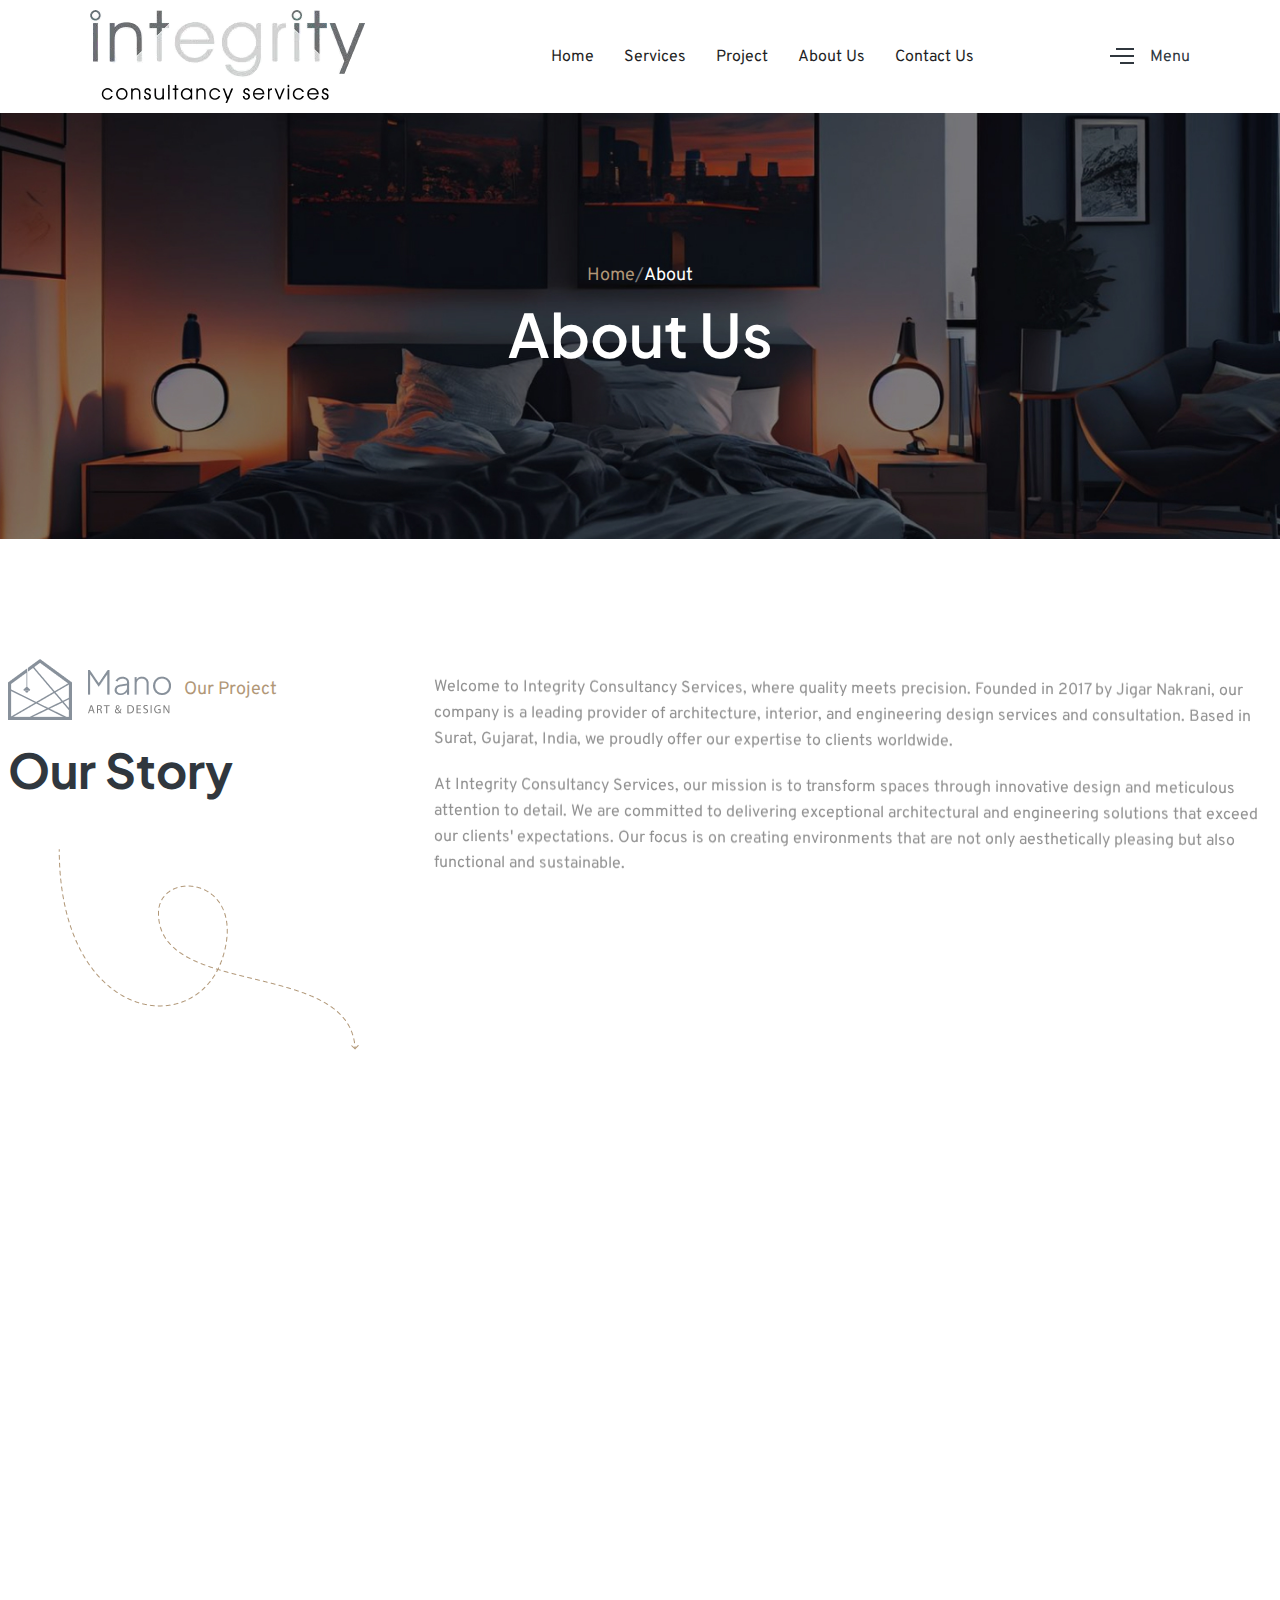
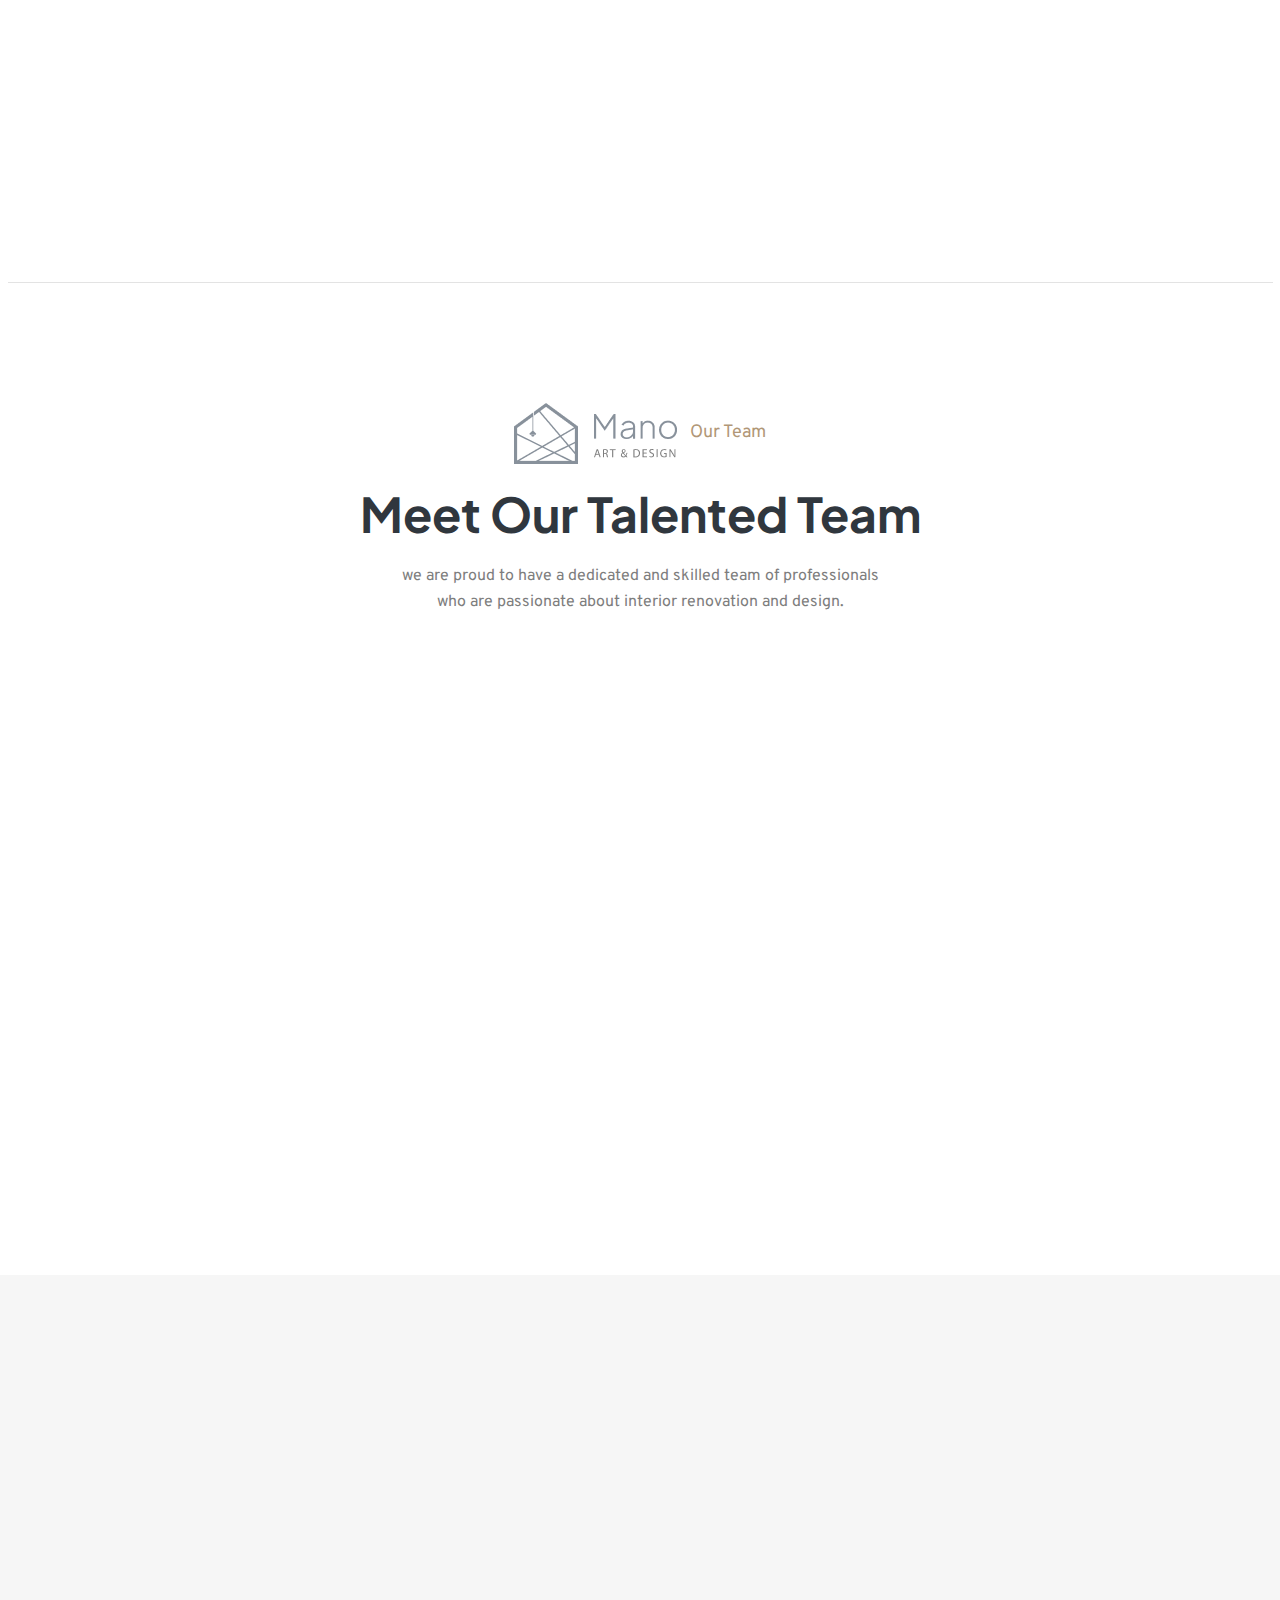
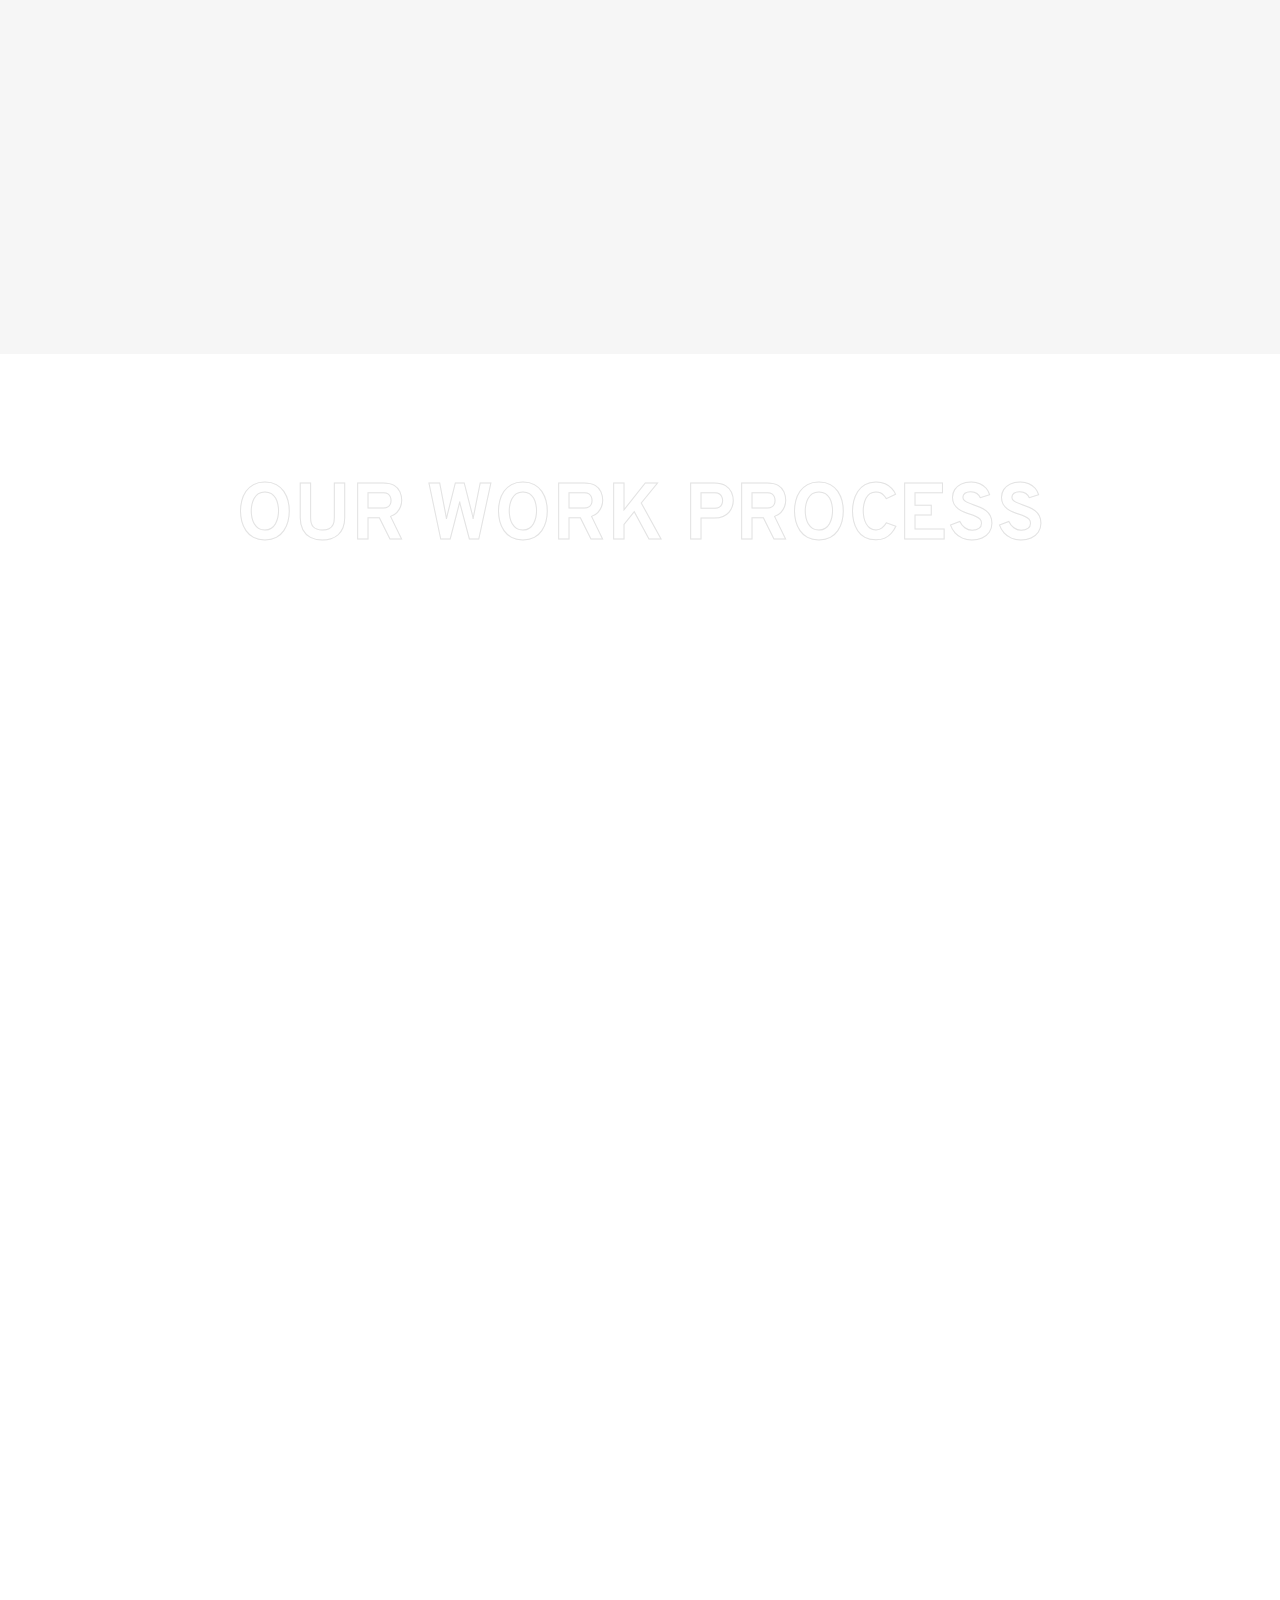
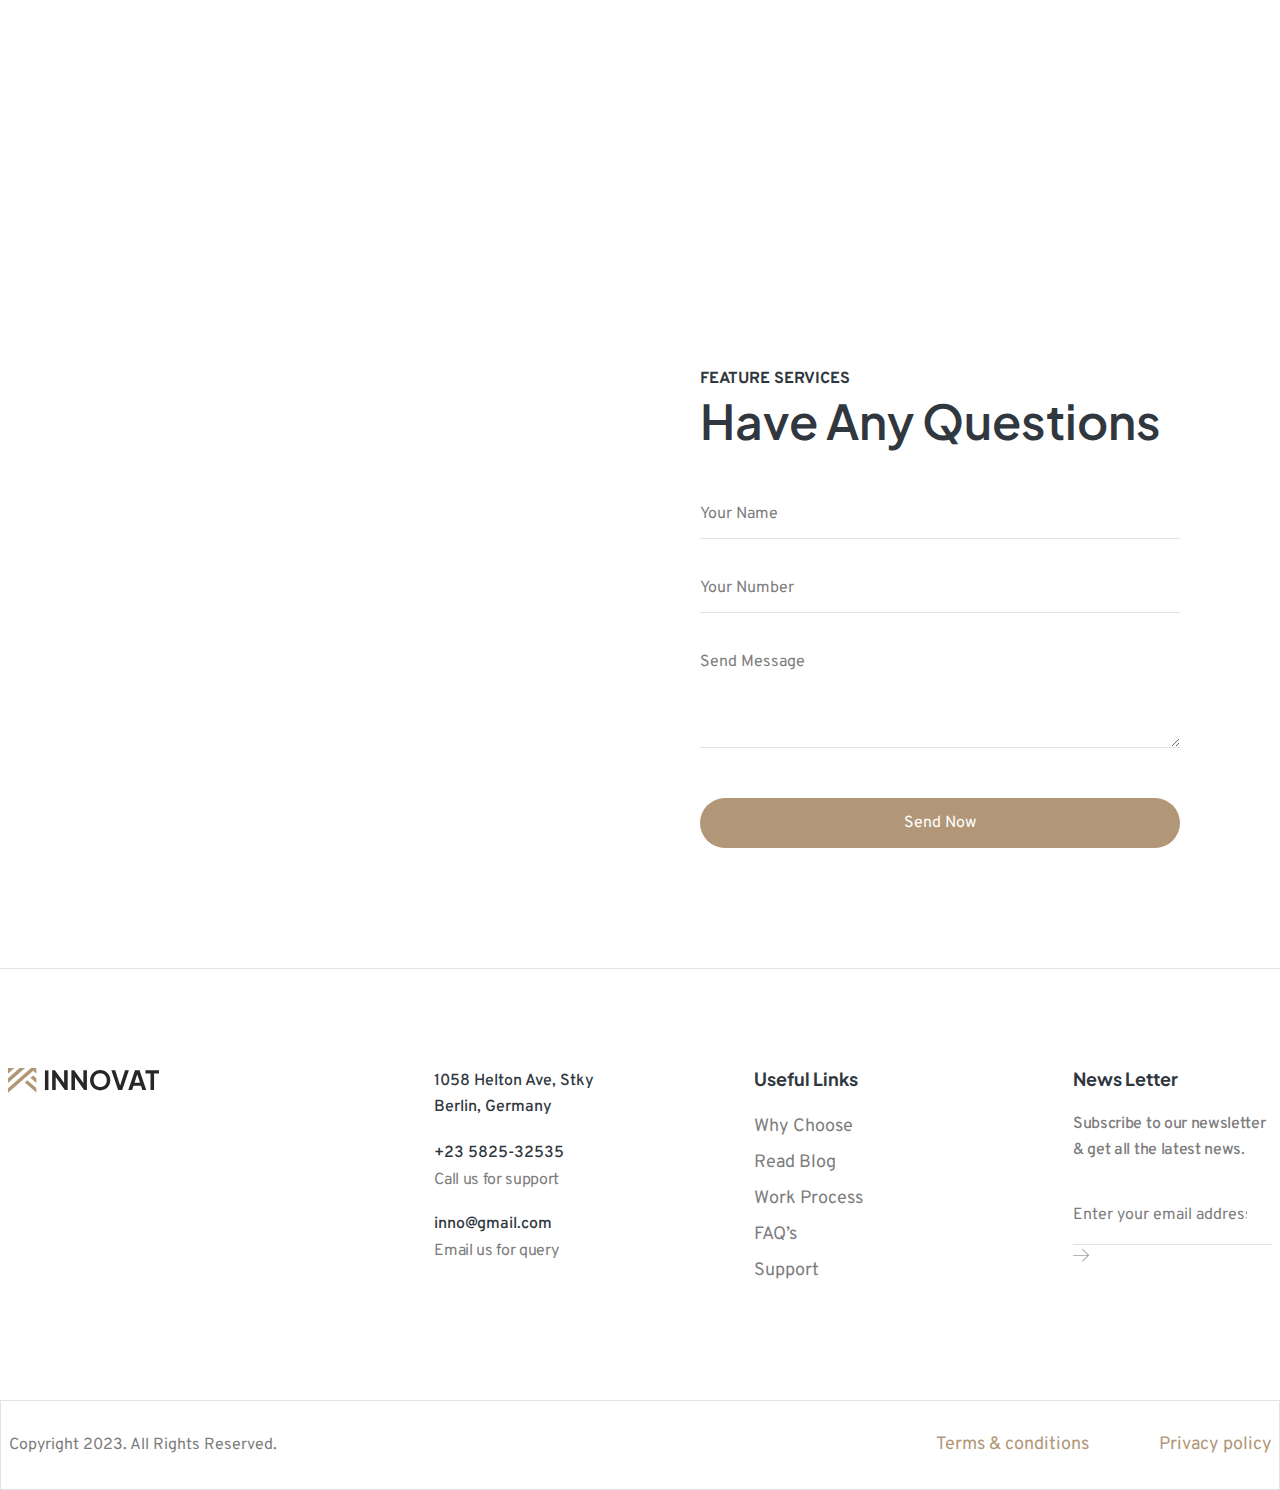
<file: about.html>
<!DOCTYPE html><html lang="en"><head>
    <meta charset="UTF-8">
    <meta name="viewport" content="width=device-width, initial-scale=1.0">
    <title>Innovat Architecture HTML Template</title>
    <link rel="shortcut icon" type="image/x-icon" href="images/fav.png">
    <!-- fontawesome 6.4.2 -->
    <link rel="stylesheet" href="css/fontawesome-6.css">
    <!-- swiper Css 10.2.0 -->
    <link rel="stylesheet" href="css/swiper.min.css">
    <!-- Bootstrap 5.0.2 -->
    <link rel="stylesheet" href="css/magnific-popup.css">
    <link rel="stylesheet" href="css/bootstrap.min.css">
    <!-- metismenu scss -->
    <link rel="stylesheet" href="css/metismenu.css">
    <!-- Custom CSS -->
    <link rel="stylesheet" href="css/style.css">
</head>

<body>

    <!-- header three area start -->
    <!-- header three area start -->
    <header class="header-three five seven header--sticky" style="position: relative; background: #fff;">
        <a href="index.html" class="logo-area">
            <img src="images/integrityLogo.webp" alt="logo">
        </a>
        <div class="header-right">
            <div class="nav-area-center">
                <nav class="navigation">
                    <ul class="parent-ul">
                        <li class="has-dropdown with-megamenu">
                            <a class="nav-link" href="index.html">Home</a>
                        </li>
                        <li class="has-dropdown">
                            <a class="nav-link" href="services.html">Services</a>
                        </li>
                        <li class="has-dropdown">
                            <a class="nav-link" href="project.html">Project</a>
                        </li>
                        <li class="has-dropdown">
                            <a class="nav-link" href="about.html">About Us</a>

                        </li>
                        <li class="has-dropdown">
                            <a class="nav-link" href="contact.html">Contact Us</a>
                        </li>
                    </ul>
                </nav>
            </div>
            <div class="action-area" id="menu-btn">
                <div class="icon">
                    <svg xmlns="http://www.w3.org/2000/svg" width="24" height="16" viewBox="0 0 24 16" fill="none">
                        <rect x="6" width="18" height="2" fill="#D9D9D9"></rect>
                        <rect x="10" y="14" width="14" height="2" fill="#D9D9D9"></rect>
                        <rect y="7" width="24" height="2" fill="#D9D9D9"></rect>
                    </svg>
                </div>
                <span>Menu</span>
            </div>
        </div>
    </header>
    <!-- header three area end -->
    <!-- header three area end -->


    <!-- header three area start -->
    <!-- bread croumba rea start -->
    <div class="breadcrumb-area-bg bg_image">
        <div class="container">
            <div class="row">
                <div class="col-lg-12">
                    <div class="bread-crumb-area-inner">
                        <div class="breadcrumb-top">
                            <a href="#">Home</a> /
                            <a class="active" href="#">About</a>
                        </div>
                        <div class="bottom-title">
                            <h1 class="title">About Us</h1>
                        </div>
                    </div>
                </div>
            </div>
        </div>
    </div>
    <!-- bread croumba rea end -->
    <!-- header three area end -->

    <!-- about  page top histoory information  -->
    <div class="about-top-history-information rts-section-gap">
        <div class="container">
            <div class="row">
                <div class="col-lg-4 col-md-4">
                    <div class="title-style-left">
                        <div class="pre-title-area">
                            <img src="images/02.png" alt="about">
                            <span class="pre-title">Our Project</span>
                        </div>
                        <h2 class="title">Our Story</h2>
                    </div>
                    <div class="about-left-history pl--50 pt--30">
                        <img src="images/12.png" alt="about">
                    </div>
                    <div class="history-image-left mt--55 rts-reveal-one">
                        <img class="rts-reveal-image-one" src="images/13.jpg" alt="about">
                    </div>
                </div>
                <div class="col-lg-8 col-md-8 mt_sm--50">
                    <div class="history-right-area-inner">
                        <p class="disc rts-slide-up">
                            Welcome to Integrity Consultancy Services, where quality meets precision. Founded in 2017 by Jigar Nakrani, our company is a leading provider of architecture, interior, and engineering design services and consultation. Based in Surat, Gujarat, India, we proudly offer our expertise to clients worldwide.
                        </p>
                        <p class="disc rts-slide-up">
                            At Integrity Consultancy Services, our mission is to transform spaces through innovative design and meticulous attention to detail. We are committed to delivering exceptional architectural and engineering solutions that exceed our clients' expectations. Our focus is on creating environments that are not only aesthetically pleasing but also functional and sustainable.
                        </p>
                        <p class="disc rts-slide-up">
                            Our team comprises dedicated professionals who are passionate about design and committed to excellence. Led by Jigar Nakrani, our principal designer, we work collaboratively to deliver outstanding results for our client
                        </p>
                        <div class="history-right-img mt--80 rts-reveal-one">
                            <img class="rts-reveal-image-one" src="images/14.png" alt="">
                        </div>
                    </div>
                </div>
            </div>
        </div>
    </div>
    <!-- about  page top histoory information end -->

    <!-- rts counter up area start -->
    <div class="rts-counterup-area-start rts_jump_counter__animation">
        <div class="container">
            <div class="row">
                <div class="col-lg-12">
                    <div class="counter-main-wrapper-two counter_animation pt--0">
                        <!-- ingle counter up -->
                        <div class="counter-single counter__anim">
                            <div class="inner">
                                <h2 class="title"><span class="counter">362</span>k</h2>
                                <p>Award Winning</p>
                            </div>
                        </div>
                        <!-- ingle counter up end -->
                        <!-- ingle counter up -->
                        <div class="counter-single counter__anim">
                            <div class="inner">
                                <h2 class="title"><span class="counter">106</span>+</h2>
                                <p>Project Done</p>
                            </div>
                        </div>
                        <!-- ingle counter up end -->
                        <!-- ingle counter up -->
                        <div class="counter-single counter__anim">
                            <div class="inner">
                                <h2 class="title"><span class="counter">120</span>+</h2>
                                <p>Award Winning</p>
                            </div>
                        </div>
                        <!-- ingle counter up end -->
                        <!-- ingle counter up -->
                        <div class="counter-single counter__anim">
                            <div class="inner">
                                <h2 class="title"><span class="counter">101</span>k</h2>
                                <p>Year Experience</p>
                            </div>
                        </div>
                        <!-- ingle counter up end -->
                    </div>
                </div>
            </div>
        </div>
    </div>
    <!-- rts counter up area end -->

    <!-- our-team start -->
    <div class="rts-team-area rts-section-gap">
        <div class="container">
            <div class="row">
                <div class="col-lg-12 text-center">
                    <div class="title-style-center">
                        <div class="pre-title-area">
                            <img src="images/02.png" alt="about">
                            <span class="pre-title">Our Team</span>
                        </div>
                        <h2 class="title">Meet Our Talented Team</h2>
                        <p class="disc">
                            we are proud to have a dedicated and skilled team of professionals <br>
who are passionate about interior renovation and design.
                        </p>
                    </div>
                </div>
            </div>
            <div class="row g-5 mt--50 rts-slide-up">
                <div class="col-lg-3 col-md-4 col-sm-6 col-12">
                    <!-- team style three -->
                    <div class="team-style-three">
                        <a href="#" class="thumbnail">
                            <img src="images/01.jpg" alt="team">
                        </a>
                        <div class="bottom-content">
                            <span class="name">architecture</span>
                            <a href="#">
                                <h6 class="title">David Leo</h6>
                            </a>
                        </div>
                        <div class="social-style-team-h">
                            <ul>
                                <li><a href="#"><i class="fa-brands fa-facebook-f"></i></a></li>
                                <li><a href="#"><i class="fa-brands fa-twitter"></i></a></li>
                                <li><a href="#"><i class="fa-brands fa-youtube"></i></a></li>
                                <li><a href="#"><i class="fa-brands fa-linkedin-in"></i></a></li>
                            </ul>
                        </div>
                    </div>
                    <!-- team style three end -->
                </div>
                <div class="col-lg-3 col-md-4 col-sm-6 col-12">
                    <!-- team style three -->
                    <div class="team-style-three">
                        <a href="#" class="thumbnail">
                            <img src="images/02.jpg" alt="team">
                        </a>
                        <div class="bottom-content">
                            <span class="name">architecture</span>
                            <a href="#">
                                <h6 class="title">Joseph Liam</h6>
                            </a>
                        </div>
                        <div class="social-style-team-h">
                            <ul>
                                <li><a href="#"><i class="fa-brands fa-facebook-f"></i></a></li>
                                <li><a href="#"><i class="fa-brands fa-twitter"></i></a></li>
                                <li><a href="#"><i class="fa-brands fa-youtube"></i></a></li>
                                <li><a href="#"><i class="fa-brands fa-linkedin-in"></i></a></li>
                            </ul>
                        </div>
                    </div>
                    <!-- team style three end -->
                </div>
                <div class="col-lg-3 col-md-4 col-sm-6 col-12">
                    <!-- team style three -->
                    <div class="team-style-three">
                        <a href="#" class="thumbnail">
                            <img src="images/03.jpg" alt="team">
                        </a>
                        <div class="bottom-content">
                            <span class="name">Designer</span>
                            <a href="#">
                                <h6 class="title">Eleanor</h6>
                            </a>
                        </div>
                        <div class="social-style-team-h">
                            <ul>
                                <li><a href="#"><i class="fa-brands fa-facebook-f"></i></a></li>
                                <li><a href="#"><i class="fa-brands fa-twitter"></i></a></li>
                                <li><a href="#"><i class="fa-brands fa-youtube"></i></a></li>
                                <li><a href="#"><i class="fa-brands fa-linkedin-in"></i></a></li>
                            </ul>
                        </div>
                    </div>
                    <!-- team style three end -->
                </div>
                <div class="col-lg-3 col-md-4 col-sm-6 col-12">
                    <!-- team style three -->
                    <div class="team-style-three">
                        <a href="#" class="thumbnail">
                            <img src="images/04.jpg" alt="team">
                        </a>
                        <div class="bottom-content">
                            <span class="name">architecture</span>
                            <a href="#">
                                <h6 class="title">Alexander</h6>
                            </a>
                        </div>
                        <div class="social-style-team-h">
                            <ul>
                                <li><a href="#"><i class="fa-brands fa-facebook-f"></i></a></li>
                                <li><a href="#"><i class="fa-brands fa-twitter"></i></a></li>
                                <li><a href="#"><i class="fa-brands fa-youtube"></i></a></li>
                                <li><a href="#"><i class="fa-brands fa-linkedin-in"></i></a></li>
                            </ul>
                        </div>
                    </div>
                    <!-- team style three end -->
                </div>
            </div>
        </div>
    </div>
    <!-- our-team end -->

    <!-- our service area start -->
    <div class="service-area-start rts-service-area rts-section-gap bg-inner-light">
        <div class="container">
            <div class="row">
                <div class="col-lg-12">
                    <div class="service-full-top-wrapper rts-slide-up">
                        <!-- title-left -->
                        <div class="title-style-left">
                            <div class="pre-title-area">
                                <img src="images/02.png" alt="about">
                                <span class="pre-title">Our Service</span>
                            </div>
                            <h2 class="title">Provide Services</h2>
                        </div>
                        <!-- title mid text -->
                        <p class="disc">
                            At Luxury Living Designs, we specialize in creating extraordinary living spaces that exude
                            elegance.
                        </p>
                        <a href="#" class="rts-read-more-circle-btn under-line">
                            <i class="fa-solid fa-arrow-up-right"></i>
                            <p>View All Services</p>
                        </a>
                    </div>
                </div>
            </div>

            <div class="row mt--20 g-5 rts-slide-up">
                <div class="col-lg-3 col-md-6 col-sm-6 col-12">
                    <!-- single-service staert -->
                    <div class="single-service-style-five">
                        <div class="icon-area">
                            <svg xmlns="http://www.w3.org/2000/svg" width="47" height="47" viewBox="0 0 47 47" fill="none">
                                <path d="M46.3116 39.6565C46.4289 39.6565 46.5442 39.6265 46.6467 39.5694C46.7492 39.5123 46.8354 39.4299 46.8971 39.3302C46.9588 39.2304 46.994 39.1165 46.9993 38.9993C47.0046 38.8821 46.9799 38.7655 46.9275 38.6605L45.5992 36.003C45.3906 35.5828 45.0685 35.2294 44.6694 34.9828C44.2703 34.7362 43.8101 34.6062 43.341 34.6077H39.1844C38.7153 34.6062 38.2551 34.7362 37.856 34.9828C37.4569 35.2294 37.1348 35.5828 36.9262 36.003L35.7879 38.2796H11.2121L10.0738 36.003C9.86535 35.5826 9.5433 35.2291 9.14416 34.9825C8.74502 34.7359 8.28476 34.606 7.81557 34.6077H3.659C3.18987 34.6062 2.72969 34.7362 2.33059 34.9828C1.93149 35.2294 1.6094 35.5828 1.4008 36.003L0.0724965 38.6605C0.0200945 38.7655 -0.00461605 38.8821 0.000709933 38.9993C0.00603592 39.1165 0.0412217 39.2304 0.102928 39.3302C0.164635 39.4299 0.250815 39.5123 0.35329 39.5694C0.455765 39.6265 0.571136 39.6565 0.688454 39.6565H6.25502L6.82875 40.804L6.25502 41.9514H0.688454C0.571136 41.9514 0.455765 41.9814 0.35329 42.0385C0.250815 42.0957 0.164635 42.178 0.102928 42.2778C0.0412217 42.3776 0.00603592 42.4915 0.000709933 42.6087C-0.00461605 42.7259 0.0200945 42.8425 0.0724965 42.9474L1.4008 45.605C1.6094 46.0252 1.93149 46.3786 2.33059 46.6252C2.72969 46.8718 3.18987 47.0017 3.659 47.0003H7.81557C8.28476 47.0019 8.74502 46.8721 9.14416 46.6255C9.5433 46.3788 9.86535 46.0253 10.0738 45.605L11.2121 43.3284H35.7879L36.9262 45.605C37.1347 46.0253 37.4567 46.3788 37.8559 46.6255C38.255 46.8721 38.7153 47.0019 39.1844 47.0003H43.341C43.8102 47.0019 44.2705 46.8721 44.6696 46.6255C45.0687 46.3788 45.3908 46.0253 45.5992 45.605L46.9275 42.9474C46.9799 42.8425 47.0046 42.7259 46.9993 42.6087C46.994 42.4915 46.9588 42.3776 46.8971 42.2778C46.8354 42.178 46.7492 42.0957 46.6467 42.0385C46.5442 41.9814 46.4289 41.9514 46.3116 41.9514H40.745L40.1713 40.804L40.745 39.6565H46.3116ZM39.7022 38.6605L38.7842 40.4965C38.7367 40.592 38.7119 40.6973 38.7119 40.804C38.7119 40.9107 38.7367 41.016 38.7842 41.1115L39.7022 42.9474C39.7592 43.062 39.8471 43.1583 39.9559 43.2256C40.0647 43.2929 40.1902 43.3285 40.3181 43.3284H45.1962L44.3701 44.989C44.2751 45.1804 44.1283 45.3414 43.9463 45.4535C43.7644 45.5656 43.5547 45.6245 43.341 45.6233H39.1844C38.9712 45.624 38.7621 45.5649 38.5807 45.4528C38.3993 45.3407 38.2529 45.18 38.1581 44.989L36.8298 42.3324C36.7728 42.2179 36.6849 42.1215 36.5761 42.0542C36.4673 41.9869 36.3418 41.9513 36.2139 41.9514H10.7861C10.6582 41.9513 10.5327 41.9869 10.4239 42.0542C10.3151 42.1215 10.2272 42.2179 10.1702 42.3324L8.84186 44.989C8.74708 45.18 8.60071 45.3407 8.41933 45.4528C8.23795 45.5649 8.0288 45.624 7.81557 45.6233H3.659C3.44578 45.624 3.23663 45.5649 3.05525 45.4528C2.87387 45.3407 2.7275 45.18 2.63271 44.989L1.80654 43.3284H6.68096C6.80891 43.3285 6.93435 43.2929 7.04317 43.2256C7.15198 43.1583 7.23986 43.062 7.29692 42.9474L8.21489 41.1115C8.26243 41.016 8.28717 40.9107 8.28717 40.804C8.28717 40.6973 8.26243 40.592 8.21489 40.4965L7.29692 38.6605C7.23986 38.546 7.15198 38.4497 7.04317 38.3824C6.93435 38.3151 6.80891 38.2795 6.68096 38.2796H1.80287L2.62904 36.619C2.7241 36.4274 2.87105 36.2664 3.05314 36.1542C3.23523 36.0421 3.44515 35.9833 3.659 35.9846H7.81557C8.0288 35.984 8.23795 36.0431 8.41933 36.1552C8.60071 36.2673 8.74708 36.428 8.84186 36.619L10.1702 39.2756C10.2272 39.3901 10.3151 39.4864 10.4239 39.5537C10.5327 39.621 10.6582 39.6566 10.7861 39.6565H36.2139C36.3418 39.6566 36.4673 39.621 36.5761 39.5537C36.6849 39.4864 36.7728 39.3901 36.8298 39.2756L38.1581 36.619C38.2529 36.428 38.3993 36.2673 38.5807 36.1552C38.7621 36.0431 38.9712 35.984 39.1844 35.9846H43.341C43.5542 35.984 43.7634 36.0431 43.9448 36.1552C44.1261 36.2673 44.2725 36.428 44.3673 36.619L45.1935 38.2796H40.319C40.1911 38.2795 40.0657 38.3151 39.9568 38.3824C39.848 38.4497 39.7601 38.546 39.7031 38.6605H39.7022Z" fill="#30373E"></path>
                                <path d="M46.3116 3.67191H29.6614L23.8608 0.101929C23.7523 0.0352809 23.6274 0 23.5 0C23.3727 0 23.2478 0.0352809 23.1393 0.101929L17.3386 3.67191H6.88477V0.688512C6.88477 0.505916 6.81224 0.330799 6.68312 0.201685C6.55401 0.0725702 6.37889 3.44249e-05 6.1963 3.44249e-05H3.44239C2.52971 0.0010064 1.65469 0.363998 1.00933 1.00936C0.363963 1.65472 0.000971971 2.52974 0 3.44242V29.1456C0.000971971 30.0583 0.363963 30.9333 1.00933 31.5786C1.65469 32.224 2.52971 32.587 3.44239 32.588H46.3116C46.4942 32.588 46.6693 32.5154 46.7984 32.3863C46.9275 32.2572 47.0001 32.0821 47.0001 31.8995V4.36039C47.0001 4.1778 46.9275 4.00268 46.7984 3.87356C46.6693 3.74445 46.4942 3.67191 46.3116 3.67191ZM23.5 1.49724L34.7452 8.4169V10.4722L23.8608 3.77105C23.7523 3.70441 23.6274 3.66913 23.5 3.66913C23.3727 3.66913 23.2478 3.70441 23.1393 3.77105L12.2549 10.4722V8.4169L23.5 1.49724ZM34.7452 22.3526V23.7296H12.2549V22.3526H34.7452ZM14.0908 20.9756V10.9588L23.5 5.16912L32.9092 10.9588V20.9756H14.0908ZM1.37695 3.44242C1.37744 2.89478 1.5952 2.36972 1.98244 1.98248C2.36968 1.59524 2.89475 1.37748 3.44239 1.37699H5.50782V25.7032H3.44239C2.69713 25.7024 1.97196 25.9448 1.37695 26.3935V3.44242ZM45.6231 31.211H3.44239C2.8946 31.211 2.36925 30.9934 1.98191 30.6061C1.59456 30.2187 1.37695 29.6934 1.37695 29.1456C1.37695 28.5978 1.59456 28.0724 1.98191 27.6851C2.36925 27.2978 2.8946 27.0801 3.44239 27.0801H6.1963C6.37889 27.0801 6.55401 27.0076 6.68312 26.8785C6.81224 26.7494 6.88477 26.5743 6.88477 26.3917V5.04887H15.1006L11.2057 7.44569C11.1055 7.50739 11.0229 7.59368 10.9655 7.69635C10.9081 7.79902 10.878 7.91466 10.8779 8.03227V11.7042C10.8779 11.8267 10.9106 11.9469 10.9725 12.0526C11.0345 12.1583 11.1235 12.2455 11.2305 12.3053C11.3374 12.3651 11.4583 12.3952 11.5808 12.3927C11.7033 12.3901 11.8228 12.3549 11.9272 12.2907L12.7139 11.806V20.9756H11.5664C11.3838 20.9756 11.2087 21.0482 11.0796 21.1773C10.9505 21.3064 10.8779 21.4815 10.8779 21.6641V24.418C10.8779 24.6006 10.9505 24.7757 11.0796 24.9049C11.2087 25.034 11.3838 25.1065 11.5664 25.1065H35.4336C35.6162 25.1065 35.7914 25.034 35.9205 24.9049C36.0496 24.7757 36.1221 24.6006 36.1221 24.418V21.6641C36.1221 21.4815 36.0496 21.3064 35.9205 21.1773C35.7914 21.0482 35.6162 20.9756 35.4336 20.9756H34.2862V11.806L35.0729 12.2907C35.1772 12.3549 35.2968 12.3901 35.4193 12.3927C35.5417 12.3952 35.6627 12.3651 35.7696 12.3053C35.8765 12.2455 35.9656 12.1583 36.0275 12.0526C36.0895 11.9469 36.1222 11.8267 36.1221 11.7042V8.03227C36.1221 7.91466 36.0919 7.79902 36.0346 7.69635C35.9772 7.59368 35.8945 7.50739 35.7944 7.44569L31.8995 5.04887H45.6231V31.211Z" fill="#30373E"></path>
                                <path d="M27.1719 10.488H19.8281C19.6455 10.488 19.4704 10.5606 19.3413 10.6897C19.2122 10.8188 19.1396 10.9939 19.1396 11.1765V18.5203C19.1396 18.7029 19.2122 18.878 19.3413 19.0071C19.4704 19.1362 19.6455 19.2088 19.8281 19.2088H27.1719C27.3545 19.2088 27.5296 19.1362 27.6587 19.0071C27.7878 18.878 27.8604 18.7029 27.8604 18.5203V11.1765C27.8604 10.9939 27.7878 10.8188 27.6587 10.6897C27.5296 10.5606 27.3545 10.488 27.1719 10.488ZM26.4834 14.1599H24.1885V11.865H26.4834V14.1599ZM22.8115 11.865V14.1599H20.5166V11.865H22.8115ZM20.5166 15.5369H22.8115V17.8318H20.5166V15.5369ZM24.1885 17.8318V15.5369H26.4834V17.8318H24.1885Z" fill="#30373E"></path>
                            </svg>
                        </div>
                        <div class="body">
                            <a href="#">
                                <h6 class="title">Architectural Design</h6>
                            </a>
                            <p class="disc">
                                Space planning is a fundamental aspect off interior design.
                            </p>
                            <a href="#">Read More <i class="fa-solid fa-chevron-right"></i></a>
                        </div>
                    </div>
                    <!-- single-service end -->
                </div>
                <div class="col-lg-3 col-md-6 col-sm-6 col-12">
                    <!-- single-service staert -->
                    <div class="single-service-style-five">
                        <div class="icon-area">
                            <svg xmlns="http://www.w3.org/2000/svg" width="59" height="47" viewBox="0 0 59 47" fill="none">
                                <path d="M15.2262 40.2767C14.8529 40.2767 14.5596 39.9833 14.5596 39.61V17.1033C14.5596 16.89 14.6529 16.69 14.8262 16.57L32.8796 3.13C33.1196 2.95667 33.4396 2.95667 33.6796 3.13L51.7329 16.57C51.9062 16.69 51.9996 16.89 51.9996 17.1033V20.25C51.9996 20.6233 51.7062 20.9167 51.3329 20.9167C50.9596 20.9167 50.6662 20.6233 50.6662 20.25V17.4367L33.2796 4.49L15.8929 17.45V39.61C15.8929 39.9833 15.5996 40.2767 15.2262 40.2767Z" fill="#30373E"></path>
                                <path d="M47.4938 11.65C47.1205 11.65 46.8271 11.3566 46.8271 10.9833V4.87663C46.8271 4.50329 47.1205 4.20996 47.4938 4.20996C47.8671 4.20996 48.1605 4.50329 48.1605 4.87663V10.9833C48.1605 11.3566 47.8671 11.65 47.4938 11.65Z" fill="#30373E"></path>
                                <path d="M43.8932 9.03663C43.5199 9.03663 43.2266 8.7433 43.2266 8.36996V4.87663C43.2266 4.50329 43.5199 4.20996 43.8932 4.20996C44.2666 4.20996 44.5599 4.50329 44.5599 4.87663V8.36996C44.5599 8.72996 44.2532 9.03663 43.8932 9.03663Z" fill="#30373E"></path>
                                <path d="M48.7869 5.52995H42.6003C42.2269 5.52995 41.9336 5.23661 41.9336 4.86328V2.52995C41.9336 2.15661 42.2269 1.86328 42.6003 1.86328H48.7869C49.1603 1.86328 49.4536 2.15661 49.4536 2.52995V4.86328C49.4536 5.23661 49.1469 5.52995 48.7869 5.52995ZM43.2669 4.19661H48.1203V3.19661H43.2669V4.19661Z" fill="#30373E"></path>
                                <path d="M35.4398 33.5702C35.3998 33.5702 35.3464 33.5702 35.3064 33.5569C35.2664 33.5436 35.2264 33.5302 35.1864 33.5169C35.1464 33.5036 35.1064 33.4769 35.0664 33.4502C35.0264 33.4236 34.9998 33.3969 34.9598 33.3702C34.8398 33.2502 34.7598 33.0769 34.7598 32.9036C34.7598 32.7302 34.8264 32.5569 34.9598 32.4369C34.9864 32.4102 35.0264 32.3836 35.0664 32.3569C35.1064 32.3302 35.1464 32.3169 35.1864 32.2902C35.2264 32.2769 35.2664 32.2636 35.3064 32.2502C35.3864 32.2369 35.4798 32.2369 35.5731 32.2502L35.6931 32.2902C35.7331 32.3036 35.7731 32.3302 35.8131 32.3569C35.8531 32.3836 35.8798 32.4102 35.9198 32.4369C36.0398 32.5569 36.1198 32.7302 36.1198 32.9036C36.1198 33.0769 36.0531 33.2502 35.9198 33.3702C35.8931 33.3969 35.8531 33.4236 35.8131 33.4502C35.7731 33.4769 35.7331 33.4902 35.6931 33.5169C35.6531 33.5302 35.6131 33.5436 35.5731 33.5569C35.5331 33.5702 35.4931 33.5702 35.4398 33.5702Z" fill="#30373E"></path>
                                <path d="M28.9733 40.2768C28.6 40.2768 28.3066 39.9835 28.3066 39.6101V26.2101C28.3066 25.8368 28.6 25.5435 28.9733 25.5435H37.5733C37.9466 25.5435 38.24 25.8368 38.24 26.2101V33.9301C38.24 34.3035 37.9466 34.5968 37.5733 34.5968C37.2 34.5968 36.9066 34.3035 36.9066 33.9301V26.8768H29.64V39.6101C29.64 39.9835 29.3466 40.2768 28.9733 40.2768Z" fill="#30373E"></path>
                                <path d="M55.9466 17.7833H51.3332C50.9599 17.7833 50.6665 17.49 50.6665 17.1167C50.6665 16.7433 50.9599 16.45 51.3332 16.45H53.8932L33.2799 1.49L12.6665 16.45H15.2265C15.5999 16.45 15.8932 16.7433 15.8932 17.1167C15.8932 17.49 15.5999 17.7833 15.2265 17.7833H10.6132C10.3199 17.7833 10.0665 17.5967 9.97321 17.3167C9.87988 17.0367 9.98655 16.7433 10.2132 16.57L32.8799 0.13C33.1199 -0.0433333 33.4265 -0.0433333 33.6665 0.13L56.3332 16.57C56.5732 16.7433 56.6665 17.0367 56.5732 17.3167C56.4799 17.5967 56.2399 17.7833 55.9466 17.7833Z" fill="#30373E"></path>
                                <path d="M44.6801 24.4234H37.7868C37.4135 24.4234 37.1201 24.1301 37.1201 23.7568V16.8634C37.1201 16.4901 37.4135 16.1968 37.7868 16.1968H44.6801C45.0535 16.1968 45.3468 16.4901 45.3468 16.8634V23.7568C45.3468 24.1301 45.0535 24.4234 44.6801 24.4234ZM38.4535 23.0901H44.0135V17.5301H38.4535V23.0901Z" fill="#30373E"></path>
                                <path d="M41.2399 24.4234C40.8666 24.4234 40.5732 24.1301 40.5732 23.7568V16.8634C40.5732 16.4901 40.8666 16.1968 41.2399 16.1968C41.6132 16.1968 41.9066 16.4901 41.9066 16.8634V23.7568C41.9066 24.1301 41.5999 24.4234 41.2399 24.4234Z" fill="#30373E"></path>
                                <path d="M28.7602 24.4234H21.8669C21.4935 24.4234 21.2002 24.1301 21.2002 23.7568V16.8634C21.2002 16.4901 21.4935 16.1968 21.8669 16.1968H28.7602C29.1335 16.1968 29.4269 16.4901 29.4269 16.8634V23.7568C29.4269 24.1301 29.1335 24.4234 28.7602 24.4234ZM22.5469 23.0901H28.1069V17.5301H22.5469V23.0901Z" fill="#30373E"></path>
                                <path d="M25.32 24.4234C24.9467 24.4234 24.6533 24.1301 24.6533 23.7568V16.8634C24.6533 16.4901 24.9467 16.1968 25.32 16.1968C25.6933 16.1968 25.9867 16.4901 25.9867 16.8634V23.7568C25.9867 24.1301 25.6933 24.4234 25.32 24.4234Z" fill="#30373E"></path>
                                <path d="M28.7602 20.9835H21.8669C21.4935 20.9835 21.2002 20.6901 21.2002 20.3168C21.2002 19.9435 21.4935 19.6501 21.8669 19.6501H28.7602C29.1335 19.6501 29.4269 19.9435 29.4269 20.3168C29.4269 20.6901 29.1335 20.9835 28.7602 20.9835Z" fill="#30373E"></path>
                                <path d="M44.6801 20.9835H37.7868C37.4135 20.9835 37.1201 20.6901 37.1201 20.3168C37.1201 19.9435 37.4135 19.6501 37.7868 19.6501H44.6801C45.0535 19.6501 45.3468 19.9435 45.3468 20.3168C45.3468 20.6901 45.0535 20.9835 44.6801 20.9835Z" fill="#30373E"></path>
                                <path d="M33.2802 15.09C31.2402 15.09 29.5869 13.4367 29.5869 11.3967C29.5869 9.3567 31.2402 7.70337 33.2802 7.70337C35.3202 7.70337 36.9736 9.3567 36.9736 11.3967C36.9736 13.4234 35.3202 15.09 33.2802 15.09ZM33.2802 9.0367C31.9736 9.0367 30.9202 10.09 30.9202 11.3967C30.9202 12.7034 31.9736 13.7567 33.2802 13.7567C34.5869 13.7567 35.6402 12.7034 35.6402 11.3967C35.6402 10.09 34.5869 9.0367 33.2802 9.0367Z" fill="#30373E"></path>
                                <path d="M31.9868 42.8367H13.5202C13.1468 42.8367 12.8535 42.5434 12.8535 42.17V39.61C12.8535 39.2367 13.1468 38.9434 13.5202 38.9434H33.3202C33.6935 38.9434 33.9868 39.2367 33.9868 39.61C33.9868 39.9834 33.6935 40.2767 33.3202 40.2767H14.1868V41.5034H31.9868C32.3602 41.5034 32.6535 41.7967 32.6535 42.17C32.6535 42.5434 32.3468 42.8367 31.9868 42.8367Z" fill="#30373E"></path>
                                <path d="M58 46.9301H35.4533C35.1866 46.9301 34.9466 46.7701 34.84 46.5167C34.7333 46.2634 34.8 45.9834 34.9866 45.7967L57.5333 23.2501C57.72 23.0634 58.0133 22.9967 58.2533 23.1034C58.5066 23.2101 58.6666 23.4501 58.6666 23.7167V46.2634C58.6666 46.6234 58.3733 46.9301 58 46.9301ZM37.0666 45.5967H57.3333V25.3167L37.0666 45.5967Z" fill="#30373E"></path>
                                <path d="M53.9069 42.8233H45.3469C45.0802 42.8233 44.8402 42.6633 44.7335 42.4099C44.6269 42.1566 44.6935 41.8766 44.8802 41.6899L53.4402 33.1299C53.6269 32.9433 53.9202 32.8766 54.1602 32.9833C54.4135 33.0899 54.5735 33.3299 54.5735 33.5966V42.1566C54.5735 42.5299 54.2669 42.8233 53.9069 42.8233ZM46.9469 41.4899H53.2269V35.2099L46.9469 41.4899Z" fill="#30373E"></path>
                                <path d="M31.6932 43.37C31.5199 43.37 31.3466 43.3033 31.2266 43.17C31.0266 42.97 30.9732 42.65 31.1066 42.3833L34.3066 36.2766C34.3332 36.2233 34.3732 36.1566 34.4266 36.1166L50.4666 20.0766C51.5199 19.0233 53.2532 19.0233 54.3066 20.0766C55.3599 21.13 55.3599 22.8633 54.3066 23.9166L38.2799 39.97C38.2266 40.0233 38.1732 40.0633 38.1199 40.09L32.0132 43.29C31.9066 43.3433 31.7999 43.37 31.6932 43.37ZM35.4532 36.9966L33.2932 41.1166L37.4132 38.9566L53.3866 22.9833C53.9199 22.45 53.9199 21.57 53.3866 21.0233C52.8532 20.49 51.9732 20.49 51.4266 21.0233L35.4532 36.9966Z" fill="#30373E"></path>
                                <path d="M37.7999 40.1698C37.6266 40.1698 37.4532 40.1032 37.3332 39.9698L34.4266 37.0632C34.1599 36.7965 34.1599 36.3832 34.4266 36.1165C34.6932 35.8498 35.1066 35.8498 35.3732 36.1165L38.2799 39.0232C38.5466 39.2898 38.5466 39.7032 38.2799 39.9698C38.1466 40.1032 37.9732 40.1698 37.7999 40.1698Z" fill="#30373E"></path>
                                <path d="M52.2667 25.7033C52.0934 25.7033 51.92 25.6366 51.8 25.5033L48.8934 22.5966C48.6267 22.33 48.6267 21.9166 48.8934 21.65C49.16 21.3833 49.5734 21.3833 49.84 21.65L52.7467 24.5566C53.0134 24.8233 53.0134 25.2366 52.7467 25.5033C52.6 25.6366 52.44 25.7033 52.2667 25.7033Z" fill="#30373E"></path>
                                <path d="M8.88 42.6766H0.666667C0.293333 42.6766 0 42.3833 0 42.01V0.943278C0 0.569945 0.293333 0.276611 0.666667 0.276611H8.88C9.25333 0.276611 9.54667 0.569945 9.54667 0.943278V42.01C9.54667 42.3833 9.24 42.6766 8.88 42.6766ZM1.33333 41.3433H8.21333V1.60994H1.33333V41.3433Z" fill="#30373E"></path>
                                <path d="M8.8803 5.10335H5.6403C5.26697 5.10335 4.97363 4.81002 4.97363 4.43669C4.97363 4.06335 5.26697 3.77002 5.6403 3.77002H8.8803C9.25363 3.77002 9.54697 4.06335 9.54697 4.43669C9.54697 4.81002 9.2403 5.10335 8.8803 5.10335Z" fill="#30373E"></path>
                                <path d="M8.88025 8.88997H7.25358C6.88025 8.88997 6.58691 8.59664 6.58691 8.22331C6.58691 7.84997 6.88025 7.55664 7.25358 7.55664H8.86691C9.24025 7.55664 9.53358 7.84997 9.53358 8.22331C9.53358 8.59664 9.24025 8.88997 8.88025 8.88997Z" fill="#30373E"></path>
                                <path d="M8.8803 12.6766H5.6403C5.26697 12.6766 4.97363 12.3833 4.97363 12.0099C4.97363 11.6366 5.26697 11.3433 5.6403 11.3433H8.8803C9.25363 11.3433 9.54697 11.6366 9.54697 12.0099C9.54697 12.3833 9.2403 12.6766 8.8803 12.6766Z" fill="#30373E"></path>
                                <path d="M8.88025 16.4635H7.25358C6.88025 16.4635 6.58691 16.1701 6.58691 15.7968C6.58691 15.4235 6.88025 15.1301 7.25358 15.1301H8.86691C9.24025 15.1301 9.53358 15.4235 9.53358 15.7968C9.53358 16.1701 9.24025 16.4635 8.88025 16.4635Z" fill="#30373E"></path>
                                <path d="M8.8803 20.2501H5.6403C5.26697 20.2501 4.97363 19.9567 4.97363 19.5834C4.97363 19.2101 5.26697 18.9167 5.6403 18.9167H8.8803C9.25363 18.9167 9.54697 19.2101 9.54697 19.5834C9.54697 19.9567 9.2403 20.2501 8.8803 20.2501Z" fill="#30373E"></path>
                                <path d="M8.88025 24.0367H7.25358C6.88025 24.0367 6.58691 23.7434 6.58691 23.37C6.58691 22.9967 6.88025 22.7034 7.25358 22.7034H8.86691C9.24025 22.7034 9.53358 22.9967 9.53358 23.37C9.54691 23.7434 9.24025 24.0367 8.88025 24.0367Z" fill="#30373E"></path>
                                <path d="M8.8803 27.8233H5.6403C5.26697 27.8233 4.97363 27.53 4.97363 27.1567C4.97363 26.7833 5.26697 26.49 5.6403 26.49H8.8803C9.25363 26.49 9.54697 26.7833 9.54697 27.1567C9.54697 27.53 9.2403 27.8233 8.8803 27.8233Z" fill="#30373E"></path>
                                <path d="M8.88025 31.6099H7.25358C6.88025 31.6099 6.58691 31.3166 6.58691 30.9433C6.58691 30.5699 6.88025 30.2766 7.25358 30.2766H8.86691C9.24025 30.2766 9.53358 30.5699 9.53358 30.9433C9.53358 31.3166 9.24025 31.6099 8.88025 31.6099Z" fill="#30373E"></path>
                                <path d="M8.8803 35.41H5.6403C5.26697 35.41 4.97363 35.1167 4.97363 34.7433C4.97363 34.37 5.26697 34.0767 5.6403 34.0767H8.8803C9.25363 34.0767 9.54697 34.37 9.54697 34.7433C9.54697 35.1167 9.2403 35.41 8.8803 35.41Z" fill="#30373E"></path>
                                <path d="M8.88025 39.1966H7.25358C6.88025 39.1966 6.58691 38.9033 6.58691 38.5299C6.58691 38.1566 6.88025 37.8633 7.25358 37.8633H8.86691C9.24025 37.8633 9.53358 38.1566 9.53358 38.5299C9.53358 38.9033 9.24025 39.1966 8.88025 39.1966Z" fill="#30373E"></path>
                            </svg>
                        </div>
                        <div class="body">
                            <a href="#">
                                <h6 class="title">Residential Space</h6>
                            </a>
                            <p class="disc">
                                Space planning is a fundamental aspect off interior design.
                            </p>
                            <a href="#">Read More <i class="fa-solid fa-chevron-right"></i></a>
                        </div>
                    </div>
                    <!-- single-service end -->
                </div>
                <div class="col-lg-3 col-md-6 col-sm-6 col-12">
                    <!-- single-service staert -->
                    <div class="single-service-style-five">
                        <div class="icon-area">
                            <svg xmlns="http://www.w3.org/2000/svg" width="48" height="47" viewBox="0 0 48 47" fill="none">
                                <path d="M33.524 21.3244H32.0461C31.6697 21.3244 31.3576 21.0123 31.3576 20.6359C31.3576 20.2595 31.6697 19.9474 32.0461 19.9474H33.524C33.9004 19.9474 34.2125 19.6353 34.2125 19.2589V16.3123C34.2125 15.9359 33.9004 15.6238 33.524 15.6238H16.3213C15.9449 15.6238 15.6328 15.9359 15.6328 16.3123V19.2589C15.6328 19.6353 15.9449 19.9474 16.3213 19.9474H23.4998C23.8762 19.9474 24.1883 20.2595 24.1883 20.6359C24.1883 21.0123 23.8762 21.3244 23.4998 21.3244H16.3213C15.183 21.3244 14.2559 20.3972 14.2559 19.2589V16.3123C14.2559 15.174 15.183 14.2468 16.3213 14.2468H33.524C34.6623 14.2468 35.5895 15.174 35.5895 16.3123V19.2589C35.5895 20.3972 34.6623 21.3244 33.524 21.3244Z" fill="#30373E"></path>
                                <path d="M40.602 12.4937C40.2256 12.4937 39.9135 12.1815 39.9135 11.8052V4.23193H35.5898V8.00479C35.5898 8.38115 35.2777 8.69326 34.9014 8.69326C34.525 8.69326 34.2129 8.38115 34.2129 8.00479V3.54346C34.2129 3.16709 34.525 2.85498 34.9014 2.85498H40.602C40.9783 2.85498 41.2904 3.16709 41.2904 3.54346V11.8052C41.2904 12.1815 40.9783 12.4937 40.602 12.4937Z" fill="#30373E"></path>
                                <path d="M40.6019 44.1359H6.39844C6.02207 44.1359 5.70996 43.8238 5.70996 43.4474V15.2566C5.70996 14.8802 6.02207 14.5681 6.39844 14.5681C6.7748 14.5681 7.08691 14.8802 7.08691 15.2566V42.7681H39.9135V32.1197C39.9135 31.7433 40.2256 31.4312 40.6019 31.4312C40.9783 31.4312 41.2904 31.7433 41.2904 32.1197V43.4566C41.2904 43.833 40.9783 44.1359 40.6019 44.1359Z" fill="#30373E"></path>
                                <path d="M40.6016 29.8064C40.2252 29.8064 39.9131 29.4943 39.9131 29.1179V15.2566C39.9131 14.8802 40.2252 14.5681 40.6016 14.5681C40.9779 14.5681 41.29 14.8802 41.29 15.2566V29.1179C41.29 29.4943 40.9779 29.8064 40.6016 29.8064Z" fill="#30373E"></path>
                                <path d="M44.8888 18.5154C44.5124 18.5154 44.1085 18.4053 43.7138 18.1574L43.7046 18.1482L23.5001 4.68164L3.30479 18.1482C2.83663 18.4604 2.26749 18.5797 1.70753 18.4604C1.14757 18.3502 0.670224 18.0289 0.358114 17.5516C-0.293644 16.5785 -0.0274328 15.2566 0.945614 14.6049L10.3273 8.35352C10.6394 8.14238 11.0708 8.225 11.2819 8.54629C11.4931 8.8584 11.4105 9.28984 11.0892 9.50098L1.70753 15.7615C1.36788 15.991 1.27608 16.4592 1.4964 16.7988C1.60655 16.9641 1.77179 17.0742 1.97374 17.1201C2.16651 17.1568 2.36847 17.1201 2.5337 17.01L23.1146 3.27715C23.3441 3.12109 23.647 3.12109 23.8765 3.27715L44.4482 16.9916C45.0724 17.3771 45.4487 16.8539 45.4946 16.7896C45.7241 16.45 45.6323 15.9818 45.2835 15.7523L23.9132 1.50547C23.6653 1.34023 23.3349 1.34023 23.087 1.50547L13.586 7.83945C13.2739 8.05059 12.8425 7.96797 12.6314 7.64668C12.4202 7.33457 12.5028 6.90313 12.8241 6.69199L22.3251 0.358008C23.0411 -0.119336 23.9683 -0.119336 24.6843 0.358008L46.0638 14.6141C47.0368 15.2658 47.303 16.5877 46.6513 17.5607C46.2749 18.1115 45.6232 18.5154 44.8888 18.5154Z" fill="#30373E"></path>
                                <path d="M42.0248 4.22266H33.4785C33.1021 4.22266 32.79 3.91055 32.79 3.53418V0.688477C32.79 0.312109 33.1021 0 33.4785 0H42.0248C42.4012 0 42.7133 0.312109 42.7133 0.688477V3.53418C42.7133 3.91973 42.4103 4.22266 42.0248 4.22266ZM34.167 2.8457H41.3363V1.37695H34.167V2.8457Z" fill="#30373E"></path>
                                <path d="M43.4477 46.9999H26.4285C26.0521 46.9999 25.74 46.6878 25.74 46.3114C25.74 45.9351 26.0521 45.6229 26.4285 45.6229H42.7684V44.145H4.24121V45.6229H23.4268C23.8031 45.6229 24.1152 45.9351 24.1152 46.3114C24.1152 46.6878 23.8031 46.9999 23.4268 46.9999H3.55273C3.17637 46.9999 2.86426 46.6878 2.86426 46.3114V43.4565C2.86426 43.0802 3.17637 42.7681 3.55273 42.7681H43.4568C43.8332 42.7681 44.1453 43.0802 44.1453 43.4565V46.3114C44.1361 46.6878 43.8332 46.9999 43.4477 46.9999Z" fill="#30373E"></path>
                                <path d="M24.9232 32.7256C24.5469 32.7256 24.2348 32.4135 24.2348 32.0372V28.7784C24.2348 28.4754 24.042 28.2092 23.7574 28.1266H23.7482L12.852 24.4547C11.9891 24.1793 11.4199 23.3899 11.4199 22.4903V19.1672C11.4199 18.029 12.3471 17.1018 13.4854 17.1018H14.9633C15.3396 17.1018 15.6518 17.4139 15.6518 17.7903C15.6518 18.1667 15.3396 18.4788 14.9633 18.4788H13.4854C13.109 18.4788 12.7969 18.7909 12.7969 19.1672V22.4903C12.7969 22.7932 12.9896 23.0594 13.2742 23.142H13.2834L24.1797 26.8047C25.0426 27.0801 25.6117 27.8696 25.6117 28.7692V32.0372C25.6117 32.4227 25.3088 32.7256 24.9232 32.7256Z" fill="#30373E"></path>
                                <path d="M24.941 44.1359H24.9135C23.3621 44.1359 22.1045 42.8783 22.1045 41.327V32.0371C22.1045 31.6607 22.4166 31.3486 22.793 31.3486H27.0707C27.4471 31.3486 27.7592 31.6607 27.7592 32.0371V41.327C27.75 42.8783 26.4924 44.1359 24.941 44.1359ZM23.4723 32.7256V41.327C23.4723 42.1164 24.1148 42.759 24.9043 42.759H24.9318C25.7213 42.759 26.3639 42.1164 26.3639 41.327V32.7256H23.4723Z" fill="#30373E"></path>
                                <path d="M30.623 32.7256C29.4572 32.7256 28.5117 31.7801 28.5117 30.6143C28.5117 29.4484 29.4572 28.5029 30.623 28.5029C31.7889 28.5029 32.7344 29.4484 32.7344 30.6143C32.7252 31.7801 31.7797 32.7256 30.623 32.7256ZM30.623 29.8891C30.2191 29.8891 29.8887 30.2195 29.8887 30.6234C29.8887 31.0273 30.2191 31.3578 30.623 31.3578C31.027 31.3578 31.3574 31.0273 31.3574 30.6234C31.3574 30.2195 31.027 29.8891 30.623 29.8891Z" fill="#30373E"></path>
                                <path d="M30.623 27.0341C29.4572 27.0341 28.5117 26.0886 28.5117 24.9228V22.0679C28.5117 21.664 28.1812 21.3335 27.7773 21.3335C27.3734 21.3335 27.043 21.664 27.043 22.0679C27.043 23.2337 26.0975 24.1792 24.9316 24.1792C23.7658 24.1792 22.8203 23.2337 22.8203 22.0679V19.2039C22.8203 18.8 22.4898 18.4695 22.0859 18.4695C20.9201 18.4695 19.9746 17.524 19.9746 16.3582V14.9353C19.9746 14.7517 20.048 14.5773 20.1766 14.4488C20.3051 14.3203 20.4795 14.2468 20.6631 14.2468L32.0643 14.256C32.4406 14.256 32.7527 14.5681 32.7527 14.9445V24.9228C32.7344 26.0886 31.7889 27.0341 30.623 27.0341ZM27.7773 19.9566C28.9432 19.9566 29.8887 20.9021 29.8887 22.0679V24.9228C29.8887 25.3267 30.2191 25.6572 30.623 25.6572C31.027 25.6572 31.3574 25.3267 31.3574 24.9228V15.633L21.3332 15.6238V16.3582C21.3332 16.7621 21.6637 17.0925 22.0676 17.0925C23.2334 17.0925 24.1789 18.038 24.1789 19.2039V22.0679C24.1789 22.4718 24.5094 22.8023 24.9133 22.8023C25.3172 22.8023 25.6477 22.4718 25.6477 22.0679C25.6568 20.9021 26.6115 19.9566 27.7773 19.9566Z" fill="#30373E"></path>
                                <path d="M17.7992 44.136H9.25293C8.87656 44.136 8.56445 43.8239 8.56445 43.4476V29.2007C8.56445 28.8243 8.87656 28.5122 9.25293 28.5122H17.7992C18.1756 28.5122 18.4877 28.8243 18.4877 29.2007V43.4567C18.4877 43.8331 18.1756 44.136 17.7992 44.136ZM9.94141 42.7591H17.1107V29.8892H9.94141V42.7591Z" fill="#30373E"></path>
                            </svg>
                        </div>
                        <div class="body">
                            <a href="#">
                                <h6 class="title">Home Renovation</h6>
                            </a>
                            <p class="disc">
                                Space planning is a fundamental aspect off interior design.
                            </p>
                            <a href="#">Read More <i class="fa-solid fa-chevron-right"></i></a>
                        </div>
                    </div>
                    <!-- single-service end -->
                </div>
                <div class="col-lg-3 col-md-6 col-sm-6 col-12">
                    <!-- single-service staert -->
                    <div class="single-service-style-five">
                        <div class="icon-area">
                            <svg xmlns="http://www.w3.org/2000/svg" width="47" height="47" viewBox="0 0 47 47" fill="none">
                                <path d="M31.8763 0H4.87185H4.72084L0 2.61327V3.60486L4.7314 6.04951H4.87185H31.8763C33.031 6.04951 33.9704 5.11015 33.9704 3.95544V2.09407C33.9704 0.939358 33.031 0 31.8763 0ZM4.87185 4.55074L2.03266 3.08373L4.87185 1.51208V4.55074ZM27.7979 4.65346H6.26789V1.39605H27.798V4.65346H27.7979ZM32.5743 3.95544C32.5743 4.34034 32.2612 4.65346 31.8763 4.65346H29.1941V1.39605H31.8763C32.2612 1.39605 32.5743 1.70917 32.5743 2.09407V3.95544Z" fill="#30373E"></path>
                                <path d="M40.7062 4.32788C37.4781 4.32788 34.811 6.77537 34.4626 9.91207H0V47.0001H40.7062C44.1703 47.0001 46.9885 44.182 46.9885 40.7179V10.61C46.9885 7.14595 44.1702 4.32788 40.7062 4.32788ZM40.7062 45.6041H1.39605V11.308H34.424V40.7179C34.424 42.899 36.1984 44.6734 38.3795 44.6734H39.0775V36.1119C39.5872 35.9311 40.1353 35.8318 40.7062 35.8318C43.4005 35.8318 45.5924 38.0236 45.5924 40.7179C45.5924 43.4123 43.4004 45.6041 40.7062 45.6041ZM35.8201 40.7179C35.8201 39.1653 36.5489 37.7804 37.6814 36.8849V43.1807C36.6083 42.8761 35.8201 41.8874 35.8201 40.7179ZM45.5924 36.7754C44.4397 35.3497 42.6781 34.4358 40.7062 34.4358C38.7349 34.4358 36.9728 35.3485 35.8201 36.7735V11.308V10.61C35.8201 7.91576 38.0119 5.72384 40.7062 5.72384C43.4006 5.72384 45.5924 7.91567 45.5924 10.61V36.7754Z" fill="#30373E"></path>
                                <path d="M25.1286 23.9188V21.1267H15.7286V19.7307H22.2434V13.6812H7.81774V19.7307H14.3326V21.1267H4.65332V40.5782H10.0048V39.1822H6.04937V34.0634H10.0048V32.6673H6.04937V22.5228H23.7326V23.9188H17.2177V29.9683H31.6434V23.9188H25.1286ZM9.21379 18.3347V15.0773H20.8475V18.3347H9.21379ZM30.2474 28.5723H18.6138V25.3149H30.2475V28.5723H30.2474Z" fill="#30373E"></path>
                                <path d="M25.8266 32.6672H12.7969V34.0633H25.8266V32.6672Z" fill="#30373E"></path>
                                <path d="M22.1041 35.4595H20.708V36.8555H22.1041V35.4595Z" fill="#30373E"></path>
                                <path d="M19.3121 35.4595H17.916V36.8555H19.3121V35.4595Z" fill="#30373E"></path>
                                <path d="M16.5196 35.4595H12.7969V36.8555H16.5196V35.4595Z" fill="#30373E"></path>
                                <path d="M25.8266 39.1824H12.7969V40.5784H25.8266V39.1824Z" fill="#30373E"></path>
                                <path d="M22.1041 41.9744H20.708V43.3704H22.1041V41.9744Z" fill="#30373E"></path>
                                <path d="M19.3121 41.9744H17.916V43.3704H19.3121V41.9744Z" fill="#30373E"></path>
                                <path d="M16.5196 41.9744H12.7969V43.3704H16.5196V41.9744Z" fill="#30373E"></path>
                            </svg>
                        </div>
                        <div class="body">
                            <a href="#">
                                <h6 class="title">Space Planning</h6>
                            </a>
                            <p class="disc">
                                Space planning is a fundamental aspect off interior design.
                            </p>
                            <a href="#">Read More <i class="fa-solid fa-chevron-right"></i></a>
                        </div>
                    </div>
                    <!-- single-service end -->
                </div>
            </div>
        </div>
    </div>
    <!-- our service area start -->

    <!-- our working process start -->
    <div class="our-working-process rts-section-gap">
        <div class="container">
            <div class="row">
                <div class="col-lg-12">
                    <div class="title-process-stock-text">
                        <h2 class="stock-text-1">
                            OUR WORK PROCESS
                        </h2>
                    </div>
                </div>
            </div>
            <div class="row g-5 mt--30 separetor-process-top rts-slide-up">
                <div class="col-lg-3 col-md-4 col-sm-6 col-12 pt--50 pt_sm--30">
                    <!-- single working process start -->
                    <div class="single-working-prcess-one">
                        <div class="inner">
                            <span>01</span>
                            <h4 class="title">
                                Planning and Concept
                                Development
                            </h4>
                            <p class="disc">
                                This initial phase is crucial for setting the foundation of the design project.
                            </p>
                        </div>
                    </div>
                    <!-- single working process end -->
                </div>
                <div class="col-lg-3 col-md-4 col-sm-6 col-12 pt--50 pt_sm--30">
                    <!-- single working process start -->
                    <div class="single-working-prcess-one">
                        <div class="inner">
                            <span>02</span>
                            <h4 class="title">
                                Planning and Concept
                                Development
                            </h4>
                            <p class="disc">
                                This initial phase is crucial for setting the foundation of the design project.
                            </p>
                        </div>
                    </div>
                    <!-- single working process end -->
                </div>
                <div class="col-lg-3 col-md-4 col-sm-6 col-12 pt--50 pt_sm--30">
                    <!-- single working process start -->
                    <div class="single-working-prcess-one">
                        <div class="inner">
                            <span>03</span>
                            <h4 class="title">
                                Planning and Concept
                                Development
                            </h4>
                            <p class="disc">
                                This initial phase is crucial for setting the foundation of the design project.
                            </p>
                        </div>
                    </div>
                    <!-- single working process end -->
                </div>
                <div class="col-lg-3 col-md-4 col-sm-6 col-12 pt--50 pt_sm--30">
                    <!-- single working process start -->
                    <div class="single-working-prcess-one">
                        <div class="inner">
                            <span>04</span>
                            <h4 class="title">
                                Planning and Concept
                                Development
                            </h4>
                            <p class="disc">
                                This initial phase is crucial for setting the foundation of the design project.
                            </p>
                        </div>
                    </div>
                    <!-- single working process end -->
                </div>
            </div>
        </div>
    </div>
    <!-- our working process end -->

    <div class="rts-testimonials-area inner-about rts-slide-up">
        <div class="container">
            <div class="row">
                <div class="col-gl-12">
                    <div class="title-style-center">
                        <div class="pre-title-area">
                            <img src="images/02.png" alt="about">
                            <span class="pre-title">Our Revire</span>
                        </div>
                        <h2 class="title">Amazing feedback from <br>
                            Our valued clients</h2>
                    </div>
                </div>
            </div>
            <div class="testimonials-main-wrapper">
                <div class="swiper mySwiper-three-testimonials swiper-container-initialized swiper-container-horizontal swiper-container-pointer-events">
                    <div class="swiper-wrapper" id="swiper-wrapper-50e64b53c7b776106" aria-live="polite" style="transform: translate3d(-1405px, 0px, 0px); transition-duration: 0ms;">
                        <div class="swiper-slide swiper-slide-duplicate swiper-slide-prev" data-swiper-slide-index="2" role="group" aria-label="3 / 3" style="width: 1335px; margin-right: 70px;">
                            <div class="row mt--70 mt_sm--30 align-items-center">
                                <div class="col-lg-8">
                                    <!-- testimonials area start -->
                                    <div class="testimonails-style-three-wrapper">
                                        <!-- ingle testimonials start -->
                                        <div class="testimonials-single-three">
                                            <div class="icon">
                                                <img src="images/08.png" alt="testimonias">
                                            </div>
                                            <div class="testimonials-body">
                                                <p class="disc">
                                                    Working with your team was an absolute pleasure. From the initial
                                                    concept to the
                                                    final installation, every step was executed with our professionalism
                                                    and attention
                                                    to detail. The end result exceeded our expectations, and couldn't be
                                                    happier with
                                                    our so beautifully transformed space.
                                                </p>
                                                <div class="testimonials-bottom">
                                                    <h5 class="title">John William</h5>
                                                    <span>New Client</span>
                                                </div>
                                            </div>
                                        </div>
                                        <!-- ingle testimonials end -->
                                    </div>
                                    <!-- testimonials area end -->
                                </div>
                                <div class="col-lg-4">
                                    <div class="thumbnail-testimonials d-flex justify-content-end">
                                        <img src="images/06.jpg" alt="testimonials">
                                    </div>
                                </div>
                            </div>
                        </div>
                        <div class="swiper-slide swiper-slide-active" data-swiper-slide-index="0" role="group" aria-label="1 / 3" style="width: 1335px; margin-right: 70px;">
                            <div class="row mt--70 mt_sm--30 align-items-center">
                                <div class="col-lg-8">
                                    <!-- testimonials area start -->
                                    <div class="testimonails-style-three-wrapper">
                                        <!-- ingle testimonials start -->
                                        <div class="testimonials-single-three">
                                            <div class="icon">
                                                <img src="images/08.png" alt="testimonias">
                                            </div>
                                            <div class="testimonials-body">
                                                <p class="disc">
                                                    Working with your team was an absolute pleasure. From the initial
                                                    concept to the
                                                    final installation, every step was executed with our professionalism
                                                    and attention
                                                    to detail. The end result exceeded our expectations, and couldn't be
                                                    happier with
                                                    our so beautifully transformed space.
                                                </p>
                                                <div class="testimonials-bottom">
                                                    <h5 class="title">John William</h5>
                                                    <span>New Client</span>
                                                </div>
                                            </div>
                                        </div>
                                        <!-- ingle testimonials end -->
                                    </div>
                                    <!-- testimonials area end -->
                                </div>
                                <div class="col-lg-4">
                                    <div class="thumbnail-testimonials d-flex justify-content-end">
                                        <img src="images/06.jpg" alt="testimonials">
                                    </div>
                                </div>
                            </div>
                        </div>
                        <div class="swiper-slide swiper-slide-next" data-swiper-slide-index="1" role="group" aria-label="2 / 3" style="width: 1335px; margin-right: 70px;">
                            <div class="row mt--70 mt_sm--30 align-items-center">
                                <div class="col-lg-8">
                                    <!-- testimonials area start -->
                                    <div class="testimonails-style-three-wrapper">
                                        <!-- ingle testimonials start -->
                                        <div class="testimonials-single-three">
                                            <div class="icon">
                                                <img src="images/08.png" alt="testimonias">
                                            </div>
                                            <div class="testimonials-body">
                                                <p class="disc">
                                                    Working with your team was an absolute pleasure. From the initial
                                                    concept to the
                                                    final installation, every step was executed with our professionalism
                                                    and attention
                                                    to detail. The end result exceeded our expectations, and couldn't be
                                                    happier with
                                                    our so beautifully transformed space.
                                                </p>
                                                <div class="testimonials-bottom">
                                                    <h5 class="title">John William</h5>
                                                    <span>New Client</span>
                                                </div>
                                            </div>
                                        </div>
                                        <!-- ingle testimonials end -->
                                    </div>
                                    <!-- testimonials area end -->
                                </div>
                                <div class="col-lg-4">
                                    <div class="thumbnail-testimonials d-flex justify-content-end">
                                        <img src="images/06.jpg" alt="testimonials">
                                    </div>
                                </div>
                            </div>
                        </div>
                        <div class="swiper-slide swiper-slide-duplicate-prev" data-swiper-slide-index="2" role="group" aria-label="3 / 3" style="width: 1335px; margin-right: 70px;">
                            <div class="row mt--70 mt_sm--30 align-items-center">
                                <div class="col-lg-8">
                                    <!-- testimonials area start -->
                                    <div class="testimonails-style-three-wrapper">
                                        <!-- ingle testimonials start -->
                                        <div class="testimonials-single-three">
                                            <div class="icon">
                                                <img src="images/08.png" alt="testimonias">
                                            </div>
                                            <div class="testimonials-body">
                                                <p class="disc">
                                                    Working with your team was an absolute pleasure. From the initial
                                                    concept to the
                                                    final installation, every step was executed with our professionalism
                                                    and attention
                                                    to detail. The end result exceeded our expectations, and couldn't be
                                                    happier with
                                                    our so beautifully transformed space.
                                                </p>
                                                <div class="testimonials-bottom">
                                                    <h5 class="title">John William</h5>
                                                    <span>New Client</span>
                                                </div>
                                            </div>
                                        </div>
                                        <!-- ingle testimonials end -->
                                    </div>
                                    <!-- testimonials area end -->
                                </div>
                                <div class="col-lg-4">
                                    <div class="thumbnail-testimonials d-flex justify-content-end">
                                        <img src="images/06.jpg" alt="testimonials">
                                    </div>
                                </div>
                            </div>
                        </div>
                        <div class="swiper-slide swiper-slide-duplicate swiper-slide-duplicate-active" data-swiper-slide-index="0" role="group" aria-label="1 / 3" style="width: 1335px; margin-right: 70px;">
                            <div class="row mt--70 mt_sm--30 align-items-center">
                                <div class="col-lg-8">
                                    <!-- testimonials area start -->
                                    <div class="testimonails-style-three-wrapper">
                                        <!-- ingle testimonials start -->
                                        <div class="testimonials-single-three">
                                            <div class="icon">
                                                <img src="images/08.png" alt="testimonias">
                                            </div>
                                            <div class="testimonials-body">
                                                <p class="disc">
                                                    Working with your team was an absolute pleasure. From the initial
                                                    concept to the
                                                    final installation, every step was executed with our professionalism
                                                    and attention
                                                    to detail. The end result exceeded our expectations, and couldn't be
                                                    happier with
                                                    our so beautifully transformed space.
                                                </p>
                                                <div class="testimonials-bottom">
                                                    <h5 class="title">John William</h5>
                                                    <span>New Client</span>
                                                </div>
                                            </div>
                                        </div>
                                        <!-- ingle testimonials end -->
                                    </div>
                                    <!-- testimonials area end -->
                                </div>
                                <div class="col-lg-4">
                                    <div class="thumbnail-testimonials d-flex justify-content-end">
                                        <img src="images/06.jpg" alt="testimonials">
                                    </div>
                                </div>
                            </div>
                        </div>
                    </div>
                    <div class="swiper-button-next" tabindex="0" role="button" aria-label="Next slide" aria-controls="swiper-wrapper-50e64b53c7b776106"></div>
                    <div class="swiper-button-prev" tabindex="0" role="button" aria-label="Previous slide" aria-controls="swiper-wrapper-50e64b53c7b776106"></div>
                    <span class="swiper-notification" aria-live="assertive" aria-atomic="true"></span>
                </div>
            </div>
        </div>
    </div>

    <!-- contact area start -->
    <div class="rts-contact-area rts-section-gap">
        <div class="container">
            <div class="row">
                <div class="col-lg-6">
                    <div class="contct-thumbnail-left rts-reveal-one">
                        <img class="rts-reveal-image-one" src="images/01_1.jpg" alt="">
                    </div>
                </div>
                <div class="col-lg-6 pl--60 pr--100 pr_md--10 pr_sm--10 pl_sm--10 pl_md--10 pt_md--50 pt_sm--50">
                    <div class="easy-appoinment-area">
                        <div class="title-left-style-seven-wrapper">
                            <span class="pre">Feature Services</span>
                            <h2 class="title">have any questions</h2>
                        </div>
                        <form action="#">
                            <input type="text" placeholder="Your Name">
                            <input type="text" placeholder="Your Number">
                            <textarea placeholder="Send Message"></textarea>
                            <button class="rts-btn btn-primary">Send Now</button>
                        </form>
                    </div>
                </div>
            </div>
        </div>
    </div>
    <!-- contact area start -->

    <!-- rts footer area start -->
    <div class="rts-footer-area social-jumpanimation border-top-in-container">
        <div class="container pt--100 pb--100 pt_sm--50 pt_md--50 pb_sm--50 pb_md--50">
            <div class="row">
                <div class="col-lg-4">
                    <!-- footer-two wrapper -->
                    <div class="footer-two-main-wrapper">
                        <a href="#" class="logo">
                            <img src="images/01.svg" alt="logo">
                        </a>
                        <!-- social style two -->
                        <ul class="social-style-two-wrapper social-anim">
                            <li><a class="counter__anim" href="#"><i class="fa-brands fa-facebook-f"></i></a></li>
                            <li><a class="counter__anim" href="#"><i class="fa-brands fa-twitter"></i></a></li>
                            <li><a class="counter__anim" href="#"><i class="fa-brands fa-youtube"></i></a></li>
                            <li><a class="counter__anim" href="#"><i class="fa-brands fa-linkedin-in"></i></a></li>
                        </ul>
                        <!-- social style two end -->
                    </div>
                    <!-- footer-two wrapper end -->
                </div>
                <div class="col-lg-8">
                    <div class="footer-two-main-wrapper-right">
                        <!-- single footer two wozed -->
                        <div class="single-footer-wized">
                            <div class="location-information">
                                <div class="location">
                                    <p>1058 Helton Ave, Stky <br>
                                        Berlin, Germany</p>
                                </div>
                                <div class="contact-call">
                                    <a href="#">+23 5825-32535</a>
                                    <span>Call us for support</span>
                                </div>
                                <div class="contact-call">
                                    <a href="#">inno@gmail.com</a>
                                    <span>Email us for query</span>
                                </div>
                            </div>

                        </div>
                        <!-- single footer two wozed -->
                        <!-- single footer two wozed -->
                        <div class="single-footer-wized">
                            <div class="location-information">
                                <div class="location">
                                    <h6 class="title">Useful Links</h6>
                                </div>
                                <ul>
                                    <li><a href="#">Why Choose</a></li>
                                    <li><a href="#">Read Blog</a></li>
                                    <li><a href="#">Work Process</a></li>
                                    <li><a href="#">FAQ’s</a></li>
                                    <li><a href="#">Support</a></li>
                                </ul>
                            </div>

                        </div>
                        <!-- single footer two wozed -->
                        <!-- single footer two wozed -->
                        <div class="single-footer-wized">
                            <div class="location-information">
                                <div class="location">
                                    <h6 class="title">News Letter</h6>
                                    <p class="disc-f">
                                        Subscribe to our newsletter & get all
                                        the latest news.
                                    </p>
                                </div>
                                <form action="#">
                                    <div class="input-email">
                                        <input type="text" placeholder="Enter your email address">
                                        <i class="fa-thin fa-arrow-right"></i>
                                    </div>
                                </form>

                            </div>

                        </div>
                        <!-- single footer two wozed -->
                    </div>
                </div>
            </div>
        </div>
        <div class="rts-copyright-area-two">
            <div class="container">
                <div class="row">
                    <div class="col-lg-12">
                        <div class="copy-right-area-inner-two">
                            <p class="disc">Copyright 2023. All Rights Reserved.</p>
                            <div class="right">
                                <ul>
                                    <li><a href="#">Terms & conditions</a></li>
                                    <li><a href="#">Privacy policy</a></li>
                                </ul>
                            </div>
                        </div>
                    </div>
                </div>
            </div>
        </div>
    </div>
    <!-- rts footer area end -->




    <!-- search area start -->
    <div class="search-input-area">
        <div class="container">
            <div class="search-input-inner">
                <div class="input-div">
                    <input id="searchInput1" class="search-input" type="text" placeholder="Search by keyword or #">
                    <button><i class="far fa-search"></i></button>
                </div>
            </div>
        </div>
        <div id="close" class="search-close-icon"><i class="far fa-times"></i></div>
    </div>
    <!-- search area end -->


    <!-- back to top start -->
    <div class="progress-wrap">
        <svg class="progress-circle svg-content" width="100%" height="100%" viewBox="-1 -1 102 102">
            <path d="M50,1 a49,49 0 0,1 0,98 a49,49 0 0,1 0,-98"></path>
        </svg>
    </div>
    <!-- back to top end -->



    <!-- header style two -->
    <div id="side-bar" class="side-bar header-two">
        <button class="close-icon-menu"><i class="far fa-times"></i></button>
        <!-- inner menu area desktop start -->
        <div class="inner-main-wrapper-desk">
            <div class="thumbnail">
                <img src="images/01.svg" alt="Innovate">
            </div>
            <div class="inner-content">
                <p class="disc">
                    Integrity Consltancy & Services is a full-service design firm providing architecture.
                </p>
                <div class="contact-information--sidebar">
                    <h6 class="title">Contact Info</h6>
                    <div class="single-info">
                        <a href="#">+91 7990347806</a>
                    </div>
                    <div class="single-info">
                        <a href="#">461, Laxmi Enclave 2, nr Gajera School, katargam,  <br> Surat, Gujarat 395004, IN</a>
                    </div>
                    <div class="single-info">
                        <a href="#">integrityconsultancy01@gmail.com</a>
                    </div>
                    <div class="rts-social-style-one">
                        <ul>
                            <li>
                                <a href="#">
                                    <i class="fa-brands fa-facebook-f"></i>
                                </a>
                            </li>
                            <li>
                                <a href="#">
                                    <i class="fa-brands fa-twitter"></i>
                                </a>
                            </li>
                            <li>
                                <a href="#">
                                    <i class="fa-brands fa-youtube"></i>
                                </a>
                            </li>
                            <li>
                                <a href="#">
                                    <i class="fa-brands fa-linkedin-in"></i>
                                </a>
                            </li>
                        </ul>
                    </div>
                </div>
                <div class="footer">
                    <h4 class="title">Got a project in mind?</h4>
                    <a href="contact.html" class="rts-btn btn-primary">Let's talk</a>
                </div>
            </div>
        </div>
        <!-- mobile menu area start -->
        <div class="mobile-menu-main">
            <nav class="nav-main mainmenu-nav mt--30">
                <ul class="mainmenu metismenu" id="mobile-menu-active">
                    <li class="has-droupdown">
                        <a href="#" class="main">Home</a>
                        <ul class="submenu mm-collapse">
                            <li class="has-droupdown third-lvl">
                                <a class="main" href="#">Multipages</a>
                                <ul class="submenu-third-lvl mm-collapse">
                                    <li><a href="index.html"></a>Home One</li>
                                    <li><a href="index-two.html"></a>Home Two</li>
                                    <li><a href="index-three.html"></a>Home Three</li>
                                    <li><a href="index-four.html"></a>Home Four</li>
                                    <li><a href="index-five.html"></a>Home Five</li>
                                    <li><a href="index-six.html"></a>Home Six</li>
                                    <li><a href="index-seven.html"></a>Home Seven</li>
                                </ul>
                            </li>
                            <li class="has-droupdown third-lvl">
                                <a class="main" href="#">Onepages</a>
                                <ul class="submenu-third-lvl mm-collapse">
                                    <li><a href="onepage.html"></a>One Page One</li>
                                    <li><a href="onepage-two.html"></a>One Page Two</li>
                                    <li><a href="onepage-three.html"></a>One Page Three</li>
                                    <li><a href="onepage-four.html"></a>One Page Four</li>
                                    <li><a href="onepage-five.html"></a>One Page Five</li>
                                    <li><a href="onepage-six.html"></a>One Page Six</li>
                                    <li><a href="onepage-seven.html"></a>One Page Seven</li>
                                </ul>
                            </li>
                            <li class="has-droupdown third-lvl">
                                <a class="main" href="#">Showcase Pages</a>
                                <ul class="submenu-third-lvl mm-collapse">
                                    <li><a href="portfolio-boxes.html"></a>Carousel Slider</li>
                                    <li><a href="varticle-portfolio.html"></a>Vertical Portfolio</li>
                                    <li><a href="varticle-slider.html"></a>Varticl Slider</li>
                                    <li><a href="varticle-slider-tab.html"></a>Vartical Tab Slider</li>
                                    <li><a href="showcase-fade.html"></a>Showcase Fade</li>
                                </ul>
                            </li>
                        </ul>
                    </li>
                    <li class="has-droupdown">
                        <a href="#" class="main">Services</a>
                        <ul class="submenu mm-collapse">
                            <li><a class="mobile-menu-link" href="service-1.html">Service One</a></li>
                            <li><a class="mobile-menu-link" href="service-2.html">Service Two</a></li>
                            <li><a class="mobile-menu-link" href="service-3.html">Service Three</a></li>
                            <li><a class="mobile-menu-link" href="service-4.html">Service Four</a></li>
                            <li><a class="mobile-menu-link" href="service-5.html">Service Five</a></li>
                            <li><a class="mobile-menu-link" href="service-details.html">Service Details</a></li>
                        </ul>
                    </li>
                    <li class="has-droupdown">
                        <a href="#" class="main">Portfolio</a>
                        <ul class="submenu mm-collapse">
                            <li><a class="mobile-menu-link" href="portfolio-grid-1.html">Portfolio Grid</a></li>
                            <li><a class="mobile-menu-link" href="portfolio-grid-col-3.html">Portfolio Col-3</a></li>
                            <li><a class="mobile-menu-link" href="portfolio-grid-col-4.html">Portfolio Col-4</a></li>
                            <li><a class="mobile-menu-link" href="portfolio-varticle-grid.html">Portfolio Mesonary</a></li>
                            <li class="has-droupdown third-lvl">
                                <a class="main" href="#">Project Details</a>
                                <ul class="submenu-third-lvl mm-collapse">
                                    <li><a href="project-details-1.html"></a>Project Details v.1</li>
                                    <li><a href="project-details-2.html"></a>Project Details v.2</li>
                                    <li><a href="project-details-3.html"></a>Project Details v.3</li>
                                    <li><a href="project-details-4.html"></a>Project Details v.4</li>
                                </ul>
                            </li>
                        </ul>
                    </li>
                    <li class="has-droupdown">
                        <a href="#" class="main">Blog</a>
                        <ul class="submenu mm-collapse">
                            <li><a class="mobile-menu-link" href="blog.html">Blog</a></li>
                            <li><a class="mobile-menu-link" href="blog-list.html">Blog List</a></li>
                            <li><a class="mobile-menu-link" href="blog-2.html">Blog v.2</a></li>
                            <li><a class="mobile-menu-link" href="blog-3.html">Blog v.3</a></li>
                            <li><a class="mobile-menu-link" href="blog-4.html">Blog v.4</a></li>
                            <li><a class="mobile-menu-link" href="blog-details.html">Blog Details</a></li>
                        </ul>
                    </li>
                    <li class="has-droupdown">
                        <a href="#" class="main">Pages</a>
                        <ul class="submenu mm-collapse">
                            <li><a class="mobile-menu-link" href="about.html">About</a></li>
                            <li class="has-droupdown third-lvl">
                                <a class="main" href="#">Team</a>
                                <ul class="submenu-third-lvl mm-collapse">
                                    <li><a href="team-1.html"></a>Team One</li>
                                    <li><a href="team-2.html"></a>Team Two</li>
                                    <li><a href="team-details.html"></a>Team Details</li>
                                </ul>
                            </li>
                            <li><a class="mobile-menu-link" href="before-after.html">Before After</a></li>
                            <li><a class="mobile-menu-link" href="pricing-plane.html">Pricing Plan</a></li>
                            <li><a class="mobile-menu-link" href="faq.html">Faq's</a></li>
                            <li><a class="mobile-menu-link" href="terms-and-condition.html">Terms & Conditions</a></li>
                            <li><a class="mobile-menu-link" href="privacy-policy.html">Privacy Policy</a></li>
                            <li><a class="mobile-menu-link" href="404.html">404 Page</a></li>
                        </ul>
                    </li>
                    <li>
                        <a href="contact.html" class="main">Contact Us</a>
                    </li>
                </ul>
            </nav>

            <div class="rts-social-style-one pl--20 mt--100">
                <ul>
                    <li>
                        <a href="#">
                            <i class="fa-brands fa-facebook-f"></i>
                        </a>
                    </li>
                    <li>
                        <a href="#">
                            <i class="fa-brands fa-twitter"></i>
                        </a>
                    </li>
                    <li>
                        <a href="#">
                            <i class="fa-brands fa-youtube"></i>
                        </a>
                    </li>
                    <li>
                        <a href="#">
                            <i class="fa-brands fa-linkedin-in"></i>
                        </a>
                    </li>
                </ul>
            </div>
        </div>
        <!-- mobile menu area end -->
    </div>
    <!-- header style two End -->


    <div class="grid-line">
        <div class="grid-lines">
            <div class="line"></div>
            <div class="line"></div>
            <div class="line"></div>
            <div class="line"></div>
        </div>
    </div>





    <!-- start loader -->
    <!-- <div class="loader-wrapper">
    <div class="loader">
    </div>
    <div class="loader-section section-left"></div>
    <div class="loader-section section-right"></div>
</div> -->
    <!-- End loader -->


    <div id="anywhere-home">
    </div>

    <!-- scripts -->
    <script src="js/jquery.min.js"></script>
    <script src="js/waw.js"></script>

    <!-- gsap plugins -->
    <script src="js/gsap.js"></script>
    <script src="js/metismenu.js"></script>
    <script src="js/scrolltiger.js"></script>
    <script src="js/scrolltoplugin.js"></script>
    <!-- <script src="assets/js/plugins/smoothscroll.js"></script> -->
    <script src="js/splittext.js"></script>
    <!-- gsap plugins end-->

    <script src="js/magnifying-popup.js"></script>

    <!-- swiper JS 10.2.0 -->
    <script src="js/swiper.js"></script>
    <script src="js/counterup.js"></script>
    <script src="js/waypoint.js"></script>
    <script src="js/chroma.min.js"></script>
    <!-- bootstrap 5.0.2 -->
    <script src="js/bootstrap.min.js"></script>
    <!-- dymanic Contact Form -->
    <script src="js/contact.form.js"></script>

    <!-- main Js -->
    <script src="js/main.js"></script>


</body></html>
</file>
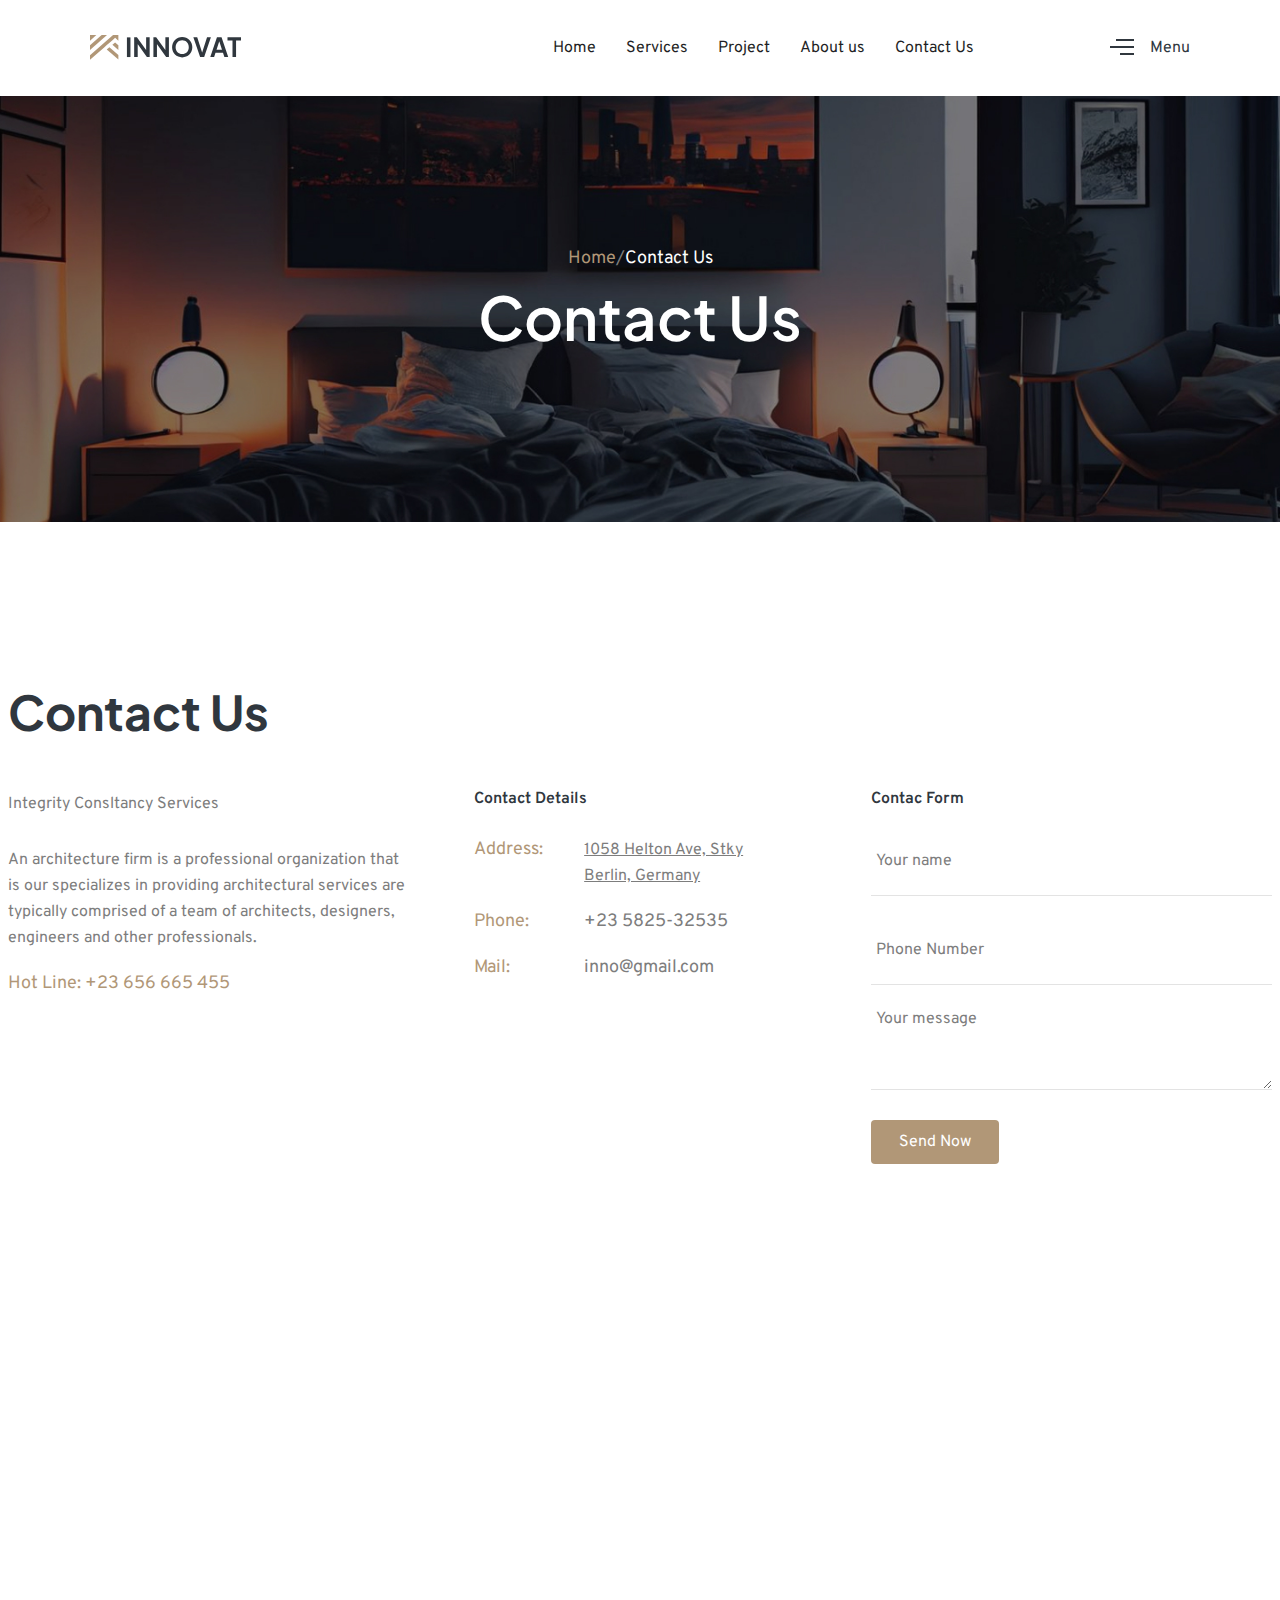
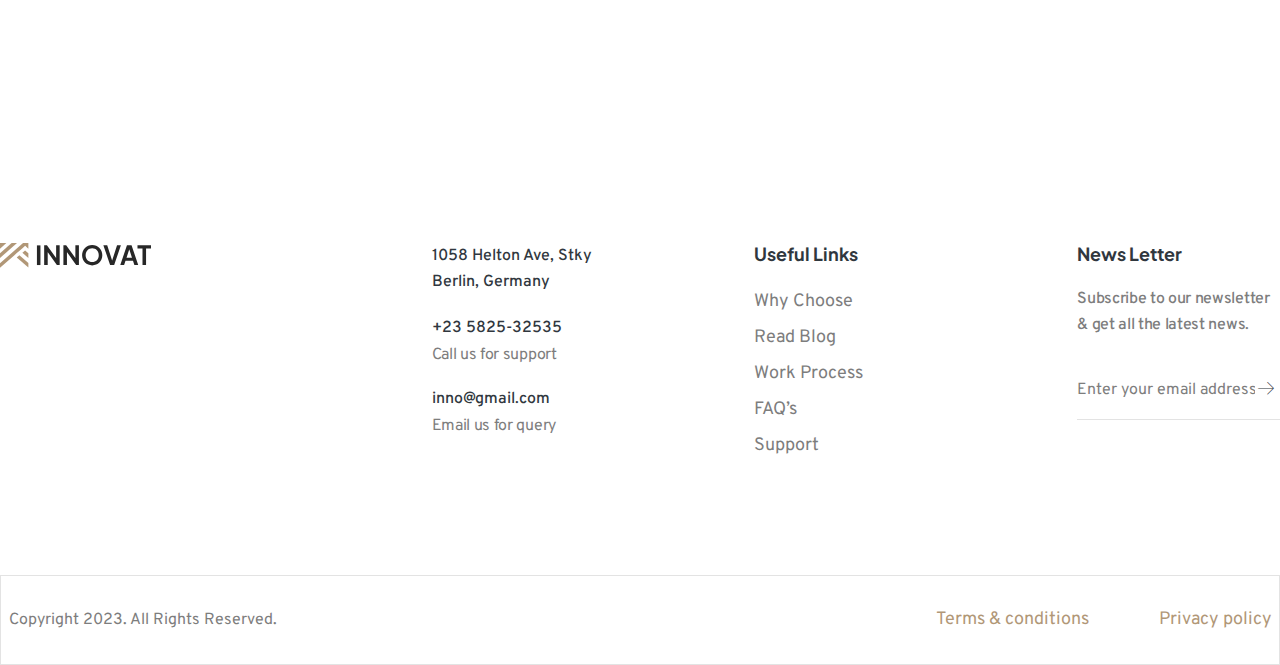
<file: contact.html>
<!DOCTYPE html><html lang="en"><head>
    <meta charset="UTF-8">
    <meta name="viewport" content="width=device-width, initial-scale=1.0">
    <title>Innovat Architecture HTML Template</title>
    <link rel="shortcut icon" type="image/x-icon" href="images/fav.png">
    <!-- fontawesome 6.4.2 -->
    <link rel="stylesheet" href="css/fontawesome-6.css">
    <!-- swiper Css 10.2.0 -->
    <link rel="stylesheet" href="css/swiper.min.css">
    <!-- Bootstrap 5.0.2 -->
    <link rel="stylesheet" href="css/magnific-popup.css">
    <link rel="stylesheet" href="css/bootstrap.min.css">
    <!-- metismenu scss -->
    <link rel="stylesheet" href="css/metismenu.css">
    <!-- Custom CSS -->
    <link rel="stylesheet" href="css/style.css">
</head>

<body>
    <!-- header three area start -->
    <!-- header three area start -->
    <header class="header-three five seven header--sticky" style="position: relative; background: #fff;">
        <a href="index.html" class="logo-area">
            <img src="images/04.svg" alt="logo">
        </a>
        <div class="header-right">
            <div class="nav-area-center">
                <nav class="navigation">
                    <ul class="parent-ul">
                        <li class="has-dropdown with-megamenu">
                            <a class="nav-link" href="index.html">Home</a>
                        </li>
                        <li class="has-dropdown">
                            <a class="nav-link" href="services.html">Services</a>
                        </li>
                        <li class="has-dropdown">
                            <a class="nav-link" href="project.html">Project</a>
                        </li>
                        <li class="has-dropdown">
                            <a class="nav-link" href="about.html">About us</a>
                        </li>
                        <li class="has-dropdown">
                            <a class="nav-link" href="contact.html">Contact Us</a>
                        </li>
                    </ul>
                </nav>
            </div>
            <div class="action-area" id="menu-btn">
                <div class="icon">
                    <svg xmlns="http://www.w3.org/2000/svg" width="24" height="16" viewBox="0 0 24 16" fill="none">
                        <rect x="6" width="18" height="2" fill="#D9D9D9"></rect>
                        <rect x="10" y="14" width="14" height="2" fill="#D9D9D9"></rect>
                        <rect y="7" width="24" height="2" fill="#D9D9D9"></rect>
                    </svg>
                </div>
                <span>Menu</span>
            </div>
        </div>
    </header>
    <!-- header three area end -->
    <!-- header three area end -->


    <!-- header three area start -->
    <!-- bread croumba rea start -->
    <div class="breadcrumb-area-bg bg_image">
        <div class="container">
            <div class="row">
                <div class="col-lg-12">
                    <div class="bread-crumb-area-inner">
                        <div class="breadcrumb-top">
                            <a href="#">Home</a> /
                            <a class="active" href="#">Contact Us</a>
                        </div>
                        <div class="bottom-title">
                            <h1 class="title">Contact Us</h1>
                        </div>
                    </div>
                </div>
            </div>
        </div>
    </div>
    <!-- bread croumba rea end -->
    <!-- header three area end -->


    <div class="contact-info-area-start rts-section-gapTop">
        <div class="container">
            <div class="row">
                <div class="col-lg-12">
                    <div class="top">
                        <h2 class="title">Contact Us</h2>
                    </div>
                </div>
            </div>
            <div class="row mt--0 g-5">
                <div class="col-lg-4 col-md-6">
                    <div class="left-contact">
                        <p class="top mb--30">
                            Integrity Consltancy Services 
                        </p>
                        <p class="disc mb--20">
                            An architecture firm is a professional organization that is our specializes in providing architectural services are typically comprised of a team of architects, designers, engineers
                            and other professionals.
                        </p>
                        <a href="#">Hot Line: +23 656 665 455</a>
                    </div>
                </div>
                <div class="col-lg-4 col-md-6 pl--50 pl_md--15 pl_sm--15">
                    <div class="contact-info-mid">
                        <p class="top-contact mb--20">Contact Details</p>
                        <div class="single-information mt--30">
                            <span>Address:</span>
                            <p class="address" style="text-decoration: underline;">
                                1058 Helton Ave, Stky <br>
                                Berlin, Germany
                            </p>
                        </div>
                        <div class="single-information">
                            <span>Phone:</span>
                            <a href="Tel:123-456-7890">
                                +23 5825-32535
                            </a>
                        </div>
                        <div class="single-information">
                            <span>Mail:</span>
                            <a href="mailto:webmaster@example.com">
                                inno@gmail.com
                            </a>
                        </div>
                    </div>
                </div>
                <div class="col-lg-4 col-md-6">
                    <form action="#" class="contact-form-conatct-page">
                        <p class="top-contact mb--20">Contac Form</p>
                        <input type="text" placeholder="Your name" required="">
                        <input type="text" placeholder="Phone Number">
                        <textarea placeholder="Your message"></textarea>
                        <button class="rts-btn btn-primary mt--30">Send Now</button>
                    </form>
                </div>
            </div>
        </div>
        <div class="container mt--120">
            <div class="row">
                <div class="col-lg-12">
                    <iframe src="https://www.google.com/maps/embed?pb=!1m16!1m12!1m3!1d8254.021045171208!2d-95.11818240981121!3d29.563301798292883!2m3!1f0!2f0!3f0!3m2!1i1024!2i768!4f13.1!2m1!1sRestaurants!5e0!3m2!1sen!2sbd!4v1697535735266!5m2!1sen!2sbd" width="600" height="450" style="border:0;" allowfullscreen="" loading="lazy" referrerpolicy="no-referrer-when-downgrade"></iframe>
                </div>
            </div>
        </div>
    </div>




    <!-- header three area start -->
    <!-- rts footer area start -->
    <div class="rts-footer-area social-jumpanimation @@border">
        <div class="container  ptb--100 pt_md--60 pb_md--60 pt_sm--40 pb_sm--40">
            <div class="row">
                <div class="col-lg-4">
                    <!-- footer-two wrapper -->
                    <div class="footer-two-main-wrapper">
                        <a href="#" class="logo">
                            <img src="images/01.svg" alt="logo">
                        </a>
                        <!-- social style two -->
                        <ul class="social-style-two-wrapper social-anim">
                            <li><a class="counter__anim" href="#"><i class="fa-brands fa-facebook-f"></i></a></li>
                            <li><a class="counter__anim" href="#"><i class="fa-brands fa-twitter"></i></a></li>
                            <li><a class="counter__anim" href="#"><i class="fa-brands fa-youtube"></i></a></li>
                            <li><a class="counter__anim" href="#"><i class="fa-brands fa-linkedin-in"></i></a></li>
                        </ul>
                        <!-- social style two end -->
                    </div>
                    <!-- footer-two wrapper end -->
                </div>
                <div class="col-lg-8">
                    <div class="footer-two-main-wrapper-right">
                        <!-- single footer two wozed -->
                        <div class="single-footer-wized">
                            <div class="location-information">
                                <div class="location">
                                    <p>1058 Helton Ave, Stky <br>
                                        Berlin, Germany</p>
                                </div>
                                <div class="contact-call">
                                    <a href="Tel:123-456-7890">+23 5825-32535</a>
                                    <span>Call us for support</span>
                                </div>
                                <div class="contact-call">
                                    <a href="mailto:webmaster@example.com">inno@gmail.com</a>
                                    <span>Email us for query</span>
                                </div>
                            </div>

                        </div>
                        <!-- single footer two wozed -->
                        <!-- single footer two wozed -->
                        <div class="single-footer-wized">
                            <div class="location-information">
                                <div class="location">
                                    <h6 class="title">Useful Links</h6>
                                </div>
                                <ul>
                                    <li><a href="about.html">Why Choose</a></li>
                                    <li><a href="blog.html">Read Blog</a></li>
                                    <li><a href="portfolio-grid-1.html">Work Process</a></li>
                                    <li><a href="faq.html">FAQ’s</a></li>
                                    <li><a href="contact.html">Support</a></li>
                                </ul>
                            </div>

                        </div>
                        <!-- single footer two wozed -->
                        <!-- single footer two wozed -->
                        <div class="single-footer-wized">
                            <div class="location-information">
                                <div class="location">
                                    <h6 class="title">News Letter</h6>
                                    <p class="disc-f">
                                        Subscribe to our newsletter & get all
                                        the latest news.
                                    </p>
                                </div>
                                <form action="#">
                                    <div class="input-email">
                                        <input type="text" placeholder="Enter your email address" required="">
                                        <button><i class="fa-thin fa-arrow-right"></i></button>
                                    </div>
                                </form>

                            </div>

                        </div>
                        <!-- single footer two wozed -->
                    </div>
                </div>
            </div>
        </div>
        <div class="rts-copyright-area-two">
            <div class="container">
                <div class="row">
                    <div class="col-lg-12">
                        <div class="copy-right-area-inner-two">
                            <p class="disc">Copyright 2023. All Rights Reserved.</p>
                            <div class="right">
                                <ul>
                                    <li><a href="terms-and-condition.html">Terms & conditions</a></li>
                                    <li><a href="privacy-policy.html">Privacy policy</a></li>
                                </ul>
                            </div>
                        </div>
                    </div>
                </div>
            </div>
        </div>
    </div>
    <!-- rts footer area end -->
    <!-- header three area end -->



    <!-- search area start -->
    <div class="search-input-area">
        <div class="container">
            <div class="search-input-inner">
                <div class="input-div">
                    <input id="searchInput1" class="search-input" type="text" placeholder="Search by keyword or #">
                    <button><i class="far fa-search"></i></button>
                </div>
            </div>
        </div>
        <div id="close" class="search-close-icon"><i class="far fa-times"></i></div>
    </div>
    <!-- search area end -->


    <!-- back to top start -->
    <div class="progress-wrap">
        <svg class="progress-circle svg-content" width="100%" height="100%" viewBox="-1 -1 102 102">
            <path d="M50,1 a49,49 0 0,1 0,98 a49,49 0 0,1 0,-98"></path>
        </svg>
    </div>
    <!-- back to top end -->



    <!-- header style two -->
    <div id="side-bar" class="side-bar header-two">
        <button class="close-icon-menu"><i class="far fa-times"></i></button>
        <!-- inner menu area desktop start -->
        <div class="inner-main-wrapper-desk">
            <div class="thumbnail">
                <img src="images/01.svg" alt="Innovate">
            </div>
            <div class="inner-content">
                <p class="disc">
                    Innovate Architects is a full-service design firm providing architecture architecture.
                </p>
                <div class="contact-information--sidebar">
                    <h6 class="title">Contact Info</h6>
                    <div class="single-info">
                        <a href="#">+123 456 789 33</a>
                    </div>
                    <div class="single-info">
                        <a href="#">3 innovate Street, NY United <br> States of America</a>
                    </div>
                    <div class="single-info">
                        <a href="#">Innovate@gmail.com</a>
                    </div>
                    <h6 class="title mt--30">Office Address</h6>
                    <div class="single-info">
                        <a href="#">+Time Square, New York <br> USA, 3454</a>
                    </div>
                    <div class="rts-social-style-one">
                        <ul>
                            <li>
                                <a href="#">
                                    <i class="fa-brands fa-facebook-f"></i>
                                </a>
                            </li>
                            <li>
                                <a href="#">
                                    <i class="fa-brands fa-twitter"></i>
                                </a>
                            </li>
                            <li>
                                <a href="#">
                                    <i class="fa-brands fa-youtube"></i>
                                </a>
                            </li>
                            <li>
                                <a href="#">
                                    <i class="fa-brands fa-linkedin-in"></i>
                                </a>
                            </li>
                        </ul>
                    </div>
                </div>
                <div class="footer">
                    <h4 class="title">Got a project in mind?</h4>
                    <a href="contact.html" class="rts-btn btn-primary">Let's talk</a>
                </div>
            </div>
        </div>
        <!-- mobile menu area start -->
        <div class="mobile-menu-main">
            <nav class="nav-main mainmenu-nav mt--30">
                <ul class="mainmenu metismenu" id="mobile-menu-active">
                    <li class="has-droupdown">
                        <a href="#" class="main">Home</a>
                        <ul class="submenu mm-collapse">
                            <li class="has-droupdown third-lvl">
                                <a class="main" href="#">Multipages</a>
                                <ul class="submenu-third-lvl mm-collapse">
                                    <li><a href="index.html"></a>Home One</li>
                                    <li><a href="index-two.html"></a>Home Two</li>
                                    <li><a href="index-three.html"></a>Home Three</li>
                                    <li><a href="index-four.html"></a>Home Four</li>
                                    <li><a href="index-five.html"></a>Home Five</li>
                                    <li><a href="index-six.html"></a>Home Six</li>
                                    <li><a href="index-seven.html"></a>Home Seven</li>
                                </ul>
                            </li>
                            <li class="has-droupdown third-lvl">
                                <a class="main" href="#">Onepages</a>
                                <ul class="submenu-third-lvl mm-collapse">
                                    <li><a href="onepage.html"></a>One Page One</li>
                                    <li><a href="onepage-two.html"></a>One Page Two</li>
                                    <li><a href="onepage-three.html"></a>One Page Three</li>
                                    <li><a href="onepage-four.html"></a>One Page Four</li>
                                    <li><a href="onepage-five.html"></a>One Page Five</li>
                                    <li><a href="onepage-six.html"></a>One Page Six</li>
                                    <li><a href="onepage-seven.html"></a>One Page Seven</li>
                                </ul>
                            </li>
                            <li class="has-droupdown third-lvl">
                                <a class="main" href="#">Showcase Pages</a>
                                <ul class="submenu-third-lvl mm-collapse">
                                    <li><a href="portfolio-boxes.html"></a>Carousel Slider</li>
                                    <li><a href="varticle-portfolio.html"></a>Vertical Portfolio</li>
                                    <li><a href="varticle-slider.html"></a>Varticl Slider</li>
                                    <li><a href="varticle-slider-tab.html"></a>Vartical Tab Slider</li>
                                    <li><a href="showcase-fade.html"></a>Showcase Fade</li>
                                </ul>
                            </li>
                        </ul>
                    </li>
                    <li class="has-droupdown">
                        <a href="#" class="main">Services</a>
                        <ul class="submenu mm-collapse">
                            <li><a class="mobile-menu-link" href="service-1.html">Service One</a></li>
                            <li><a class="mobile-menu-link" href="service-2.html">Service Two</a></li>
                            <li><a class="mobile-menu-link" href="service-3.html">Service Three</a></li>
                            <li><a class="mobile-menu-link" href="service-4.html">Service Four</a></li>
                            <li><a class="mobile-menu-link" href="service-5.html">Service Five</a></li>
                            <li><a class="mobile-menu-link" href="service-details.html">Service Details</a></li>
                        </ul>
                    </li>
                    <li class="has-droupdown">
                        <a href="#" class="main">Portfolio</a>
                        <ul class="submenu mm-collapse">
                            <li><a class="mobile-menu-link" href="portfolio-grid-1.html">Portfolio Grid</a></li>
                            <li><a class="mobile-menu-link" href="portfolio-grid-col-3.html">Portfolio Col-3</a></li>
                            <li><a class="mobile-menu-link" href="portfolio-grid-col-4.html">Portfolio Col-4</a></li>
                            <li><a class="mobile-menu-link" href="portfolio-varticle-grid.html">Portfolio Mesonary</a></li>
                            <li class="has-droupdown third-lvl">
                                <a class="main" href="#">Project Details</a>
                                <ul class="submenu-third-lvl mm-collapse">
                                    <li><a href="project-details-1.html"></a>Project Details v.1</li>
                                    <li><a href="project-details-2.html"></a>Project Details v.2</li>
                                    <li><a href="project-details-3.html"></a>Project Details v.3</li>
                                    <li><a href="project-details-4.html"></a>Project Details v.4</li>
                                </ul>
                            </li>
                        </ul>
                    </li>
                    <li class="has-droupdown">
                        <a href="#" class="main">Blog</a>
                        <ul class="submenu mm-collapse">
                            <li><a class="mobile-menu-link" href="blog.html">Blog</a></li>
                            <li><a class="mobile-menu-link" href="blog-list.html">Blog List</a></li>
                            <li><a class="mobile-menu-link" href="blog-2.html">Blog v.2</a></li>
                            <li><a class="mobile-menu-link" href="blog-3.html">Blog v.3</a></li>
                            <li><a class="mobile-menu-link" href="blog-4.html">Blog v.4</a></li>
                            <li><a class="mobile-menu-link" href="blog-details.html">Blog Details</a></li>
                        </ul>
                    </li>
                    <li class="has-droupdown">
                        <a href="#" class="main">Pages</a>
                        <ul class="submenu mm-collapse">
                            <li><a class="mobile-menu-link" href="about.html">About</a></li>
                            <li class="has-droupdown third-lvl">
                                <a class="main" href="#">Team</a>
                                <ul class="submenu-third-lvl mm-collapse">
                                    <li><a href="team-1.html"></a>Team One</li>
                                    <li><a href="team-2.html"></a>Team Two</li>
                                    <li><a href="team-details.html"></a>Team Details</li>
                                </ul>
                            </li>
                            <li><a class="mobile-menu-link" href="before-after.html">Before After</a></li>
                            <li><a class="mobile-menu-link" href="pricing-plane.html">Pricing Plan</a></li>
                            <li><a class="mobile-menu-link" href="faq.html">Faq's</a></li>
                            <li><a class="mobile-menu-link" href="terms-and-condition.html">Terms & Conditions</a></li>
                            <li><a class="mobile-menu-link" href="privacy-policy.html">Privacy Policy</a></li>
                            <li><a class="mobile-menu-link" href="404.html">404 Page</a></li>
                        </ul>
                    </li>
                    <li>
                        <a href="contact.html" class="main">Contact Us</a>
                    </li>
                </ul>
            </nav>

            <div class="rts-social-style-one pl--20 mt--100">
                <ul>
                    <li>
                        <a href="#">
                            <i class="fa-brands fa-facebook-f"></i>
                        </a>
                    </li>
                    <li>
                        <a href="#">
                            <i class="fa-brands fa-twitter"></i>
                        </a>
                    </li>
                    <li>
                        <a href="#">
                            <i class="fa-brands fa-youtube"></i>
                        </a>
                    </li>
                    <li>
                        <a href="#">
                            <i class="fa-brands fa-linkedin-in"></i>
                        </a>
                    </li>
                </ul>
            </div>
        </div>
        <!-- mobile menu area end -->
    </div>
    <!-- header style two End -->


    <div class="grid-line">
        <div class="grid-lines">
            <div class="line"></div>
            <div class="line"></div>
            <div class="line"></div>
            <div class="line"></div>
        </div>
    </div>





    <!-- start loader -->
    <!-- <div class="loader-wrapper">
    <div class="loader">
    </div>
    <div class="loader-section section-left"></div>
    <div class="loader-section section-right"></div>
</div> -->
    <!-- End loader -->


    <div id="anywhere-home">
    </div>

    <!-- scripts -->
    <script src="js/jquery.min.js"></script>
    <script src="js/waw.js"></script>

    <!-- gsap plugins -->
    <script src="js/gsap.js"></script>
    <script src="js/metismenu.js"></script>
    <script src="js/scrolltiger.js"></script>
    <script src="js/scrolltoplugin.js"></script>
    <!-- <script src="assets/js/plugins/smoothscroll.js"></script> -->
    <script src="js/splittext.js"></script>
    <!-- gsap plugins end-->

    <script src="js/magnifying-popup.js"></script>

    <!-- swiper JS 10.2.0 -->
    <script src="js/swiper.js"></script>
    <script src="js/counterup.js"></script>
    <script src="js/waypoint.js"></script>
    <script src="js/chroma.min.js"></script>
    <!-- bootstrap 5.0.2 -->
    <script src="js/bootstrap.min.js"></script>
    <!-- dymanic Contact Form -->
    <script src="js/contact.form.js"></script>

    <!-- main Js -->
    <script src="js/main.js"></script>



</body></html>
</file>
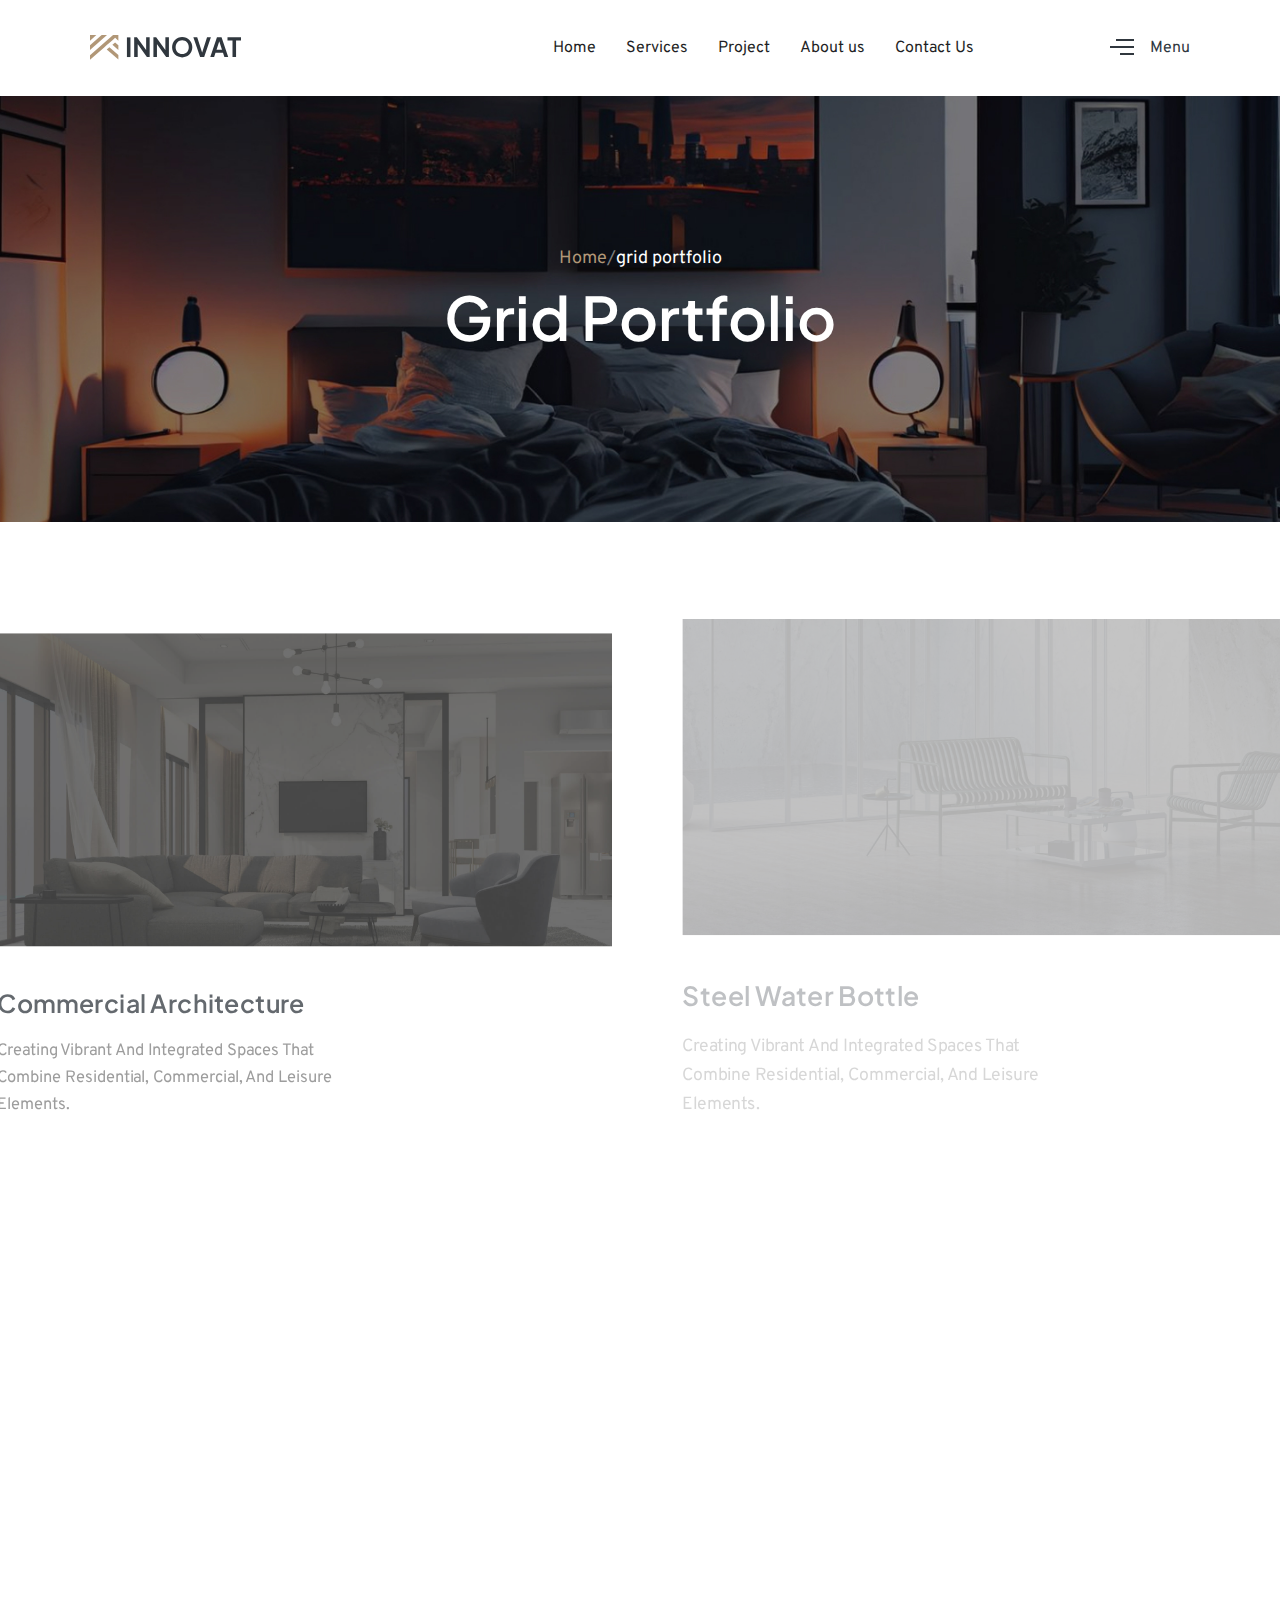
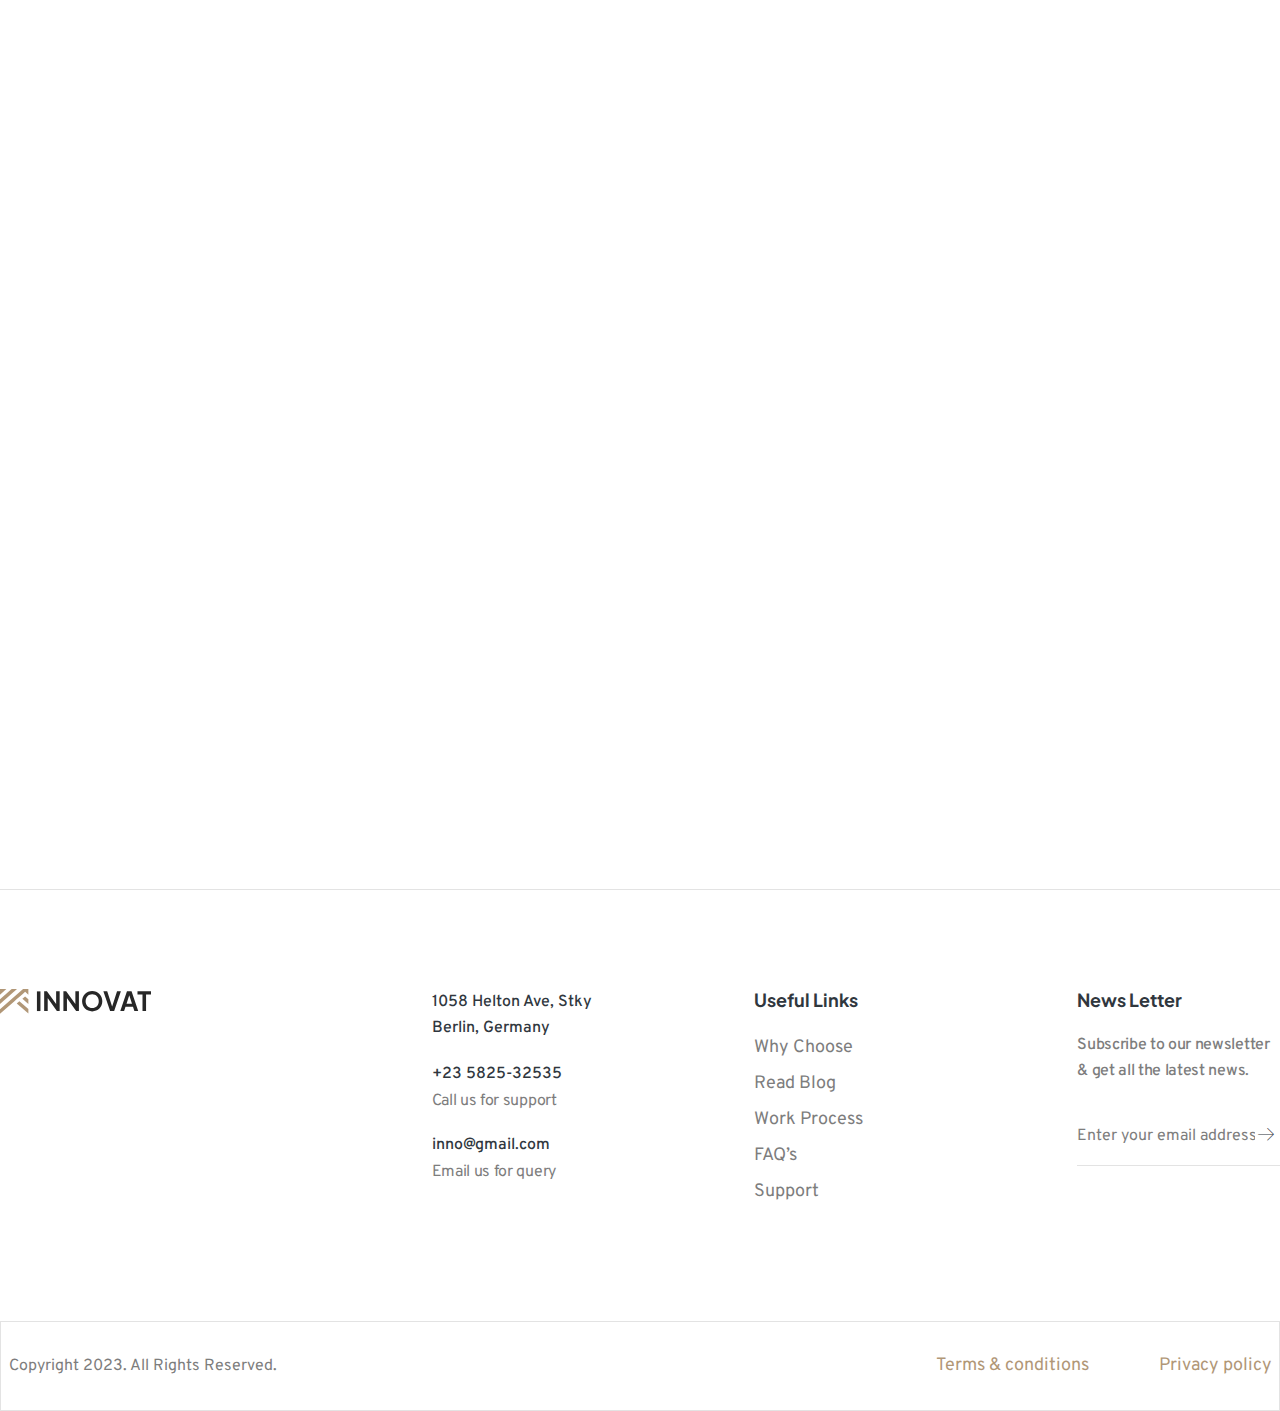
<file: project.html>
<!DOCTYPE html><html lang="en"><head>
    <meta charset="UTF-8">
    <meta name="viewport" content="width=device-width, initial-scale=1.0">
    <title>Innovat Architecture HTML Template</title>
    <link rel="shortcut icon" type="image/x-icon" href="images/fav.png">
    <!-- fontawesome 6.4.2 -->
    <link rel="stylesheet" href="css/fontawesome-6.css">
    <!-- swiper Css 10.2.0 -->
    <link rel="stylesheet" href="css/swiper.min.css">
    <!-- Bootstrap 5.0.2 -->
    <link rel="stylesheet" href="css/magnific-popup.css">
    <link rel="stylesheet" href="css/bootstrap.min.css">
    <!-- metismenu scss -->
    <link rel="stylesheet" href="css/metismenu.css">
    <!-- Custom CSS -->
    <link rel="stylesheet" href="css/style.css">
</head>

<body>
    <!-- header three area start -->
    <!-- header three area start -->
    <header class="header-three five seven header--sticky" style="position: relative; background: #fff;">
        <a href="index.html" class="logo-area">
            <img src="images/04.svg" alt="logo">
        </a>
        <div class="header-right">
            <div class="nav-area-center">
                <nav class="navigation">
                    <ul class="parent-ul">
                        <li class="has-dropdown with-megamenu">
                            <a class="nav-link" href="index.html">Home</a>
                        </li>
                        <li class="has-dropdown">
                            <a class="nav-link" href="services.html">Services</a>
                        </li>
                        <li class="has-dropdown">
                            <a class="nav-link" href="project.html">Project</a>
                        </li>
                        <li class="has-dropdown">
                            <a class="nav-link" href="about.html">About us</a>
                        </li>
                        <li class="has-dropdown">
                            <a class="nav-link" href="contact.html">Contact Us</a>
                        </li>
                    </ul>
                </nav>
            </div>
            <div class="action-area" id="menu-btn">
                <div class="icon">
                    <svg xmlns="http://www.w3.org/2000/svg" width="24" height="16" viewBox="0 0 24 16" fill="none">
                        <rect x="6" width="18" height="2" fill="#D9D9D9"></rect>
                        <rect x="10" y="14" width="14" height="2" fill="#D9D9D9"></rect>
                        <rect y="7" width="24" height="2" fill="#D9D9D9"></rect>
                    </svg>
                </div>
                <span>Menu</span>
            </div>
        </div>
    </header>
    <!-- header three area end -->
    <!-- header three area end -->


    <!-- header three area start -->
    <!-- bread croumba rea start -->
    <div class="breadcrumb-area-bg bg_image">
        <div class="container">
            <div class="row">
                <div class="col-lg-12">
                    <div class="bread-crumb-area-inner">
                        <div class="breadcrumb-top">
                            <a href="#">Home</a> /
                            <a class="active" href="#">grid portfolio</a>
                        </div>
                        <div class="bottom-title">
                            <h1 class="title">grid portfolio</h1>
                        </div>
                    </div>
                </div>
            </div>
        </div>
    </div>
    <!-- bread croumba rea end -->
    <!-- header three area end -->

    <!-- rts portfoliooa area inner page -->
    <div class="rts-portfolio-grid-col-2 rts-section-gap rts_portfolio_animation-wrapper">
        <div class="container">
            <div class="row g-80">
                <div class="col-lg-6 col-md-6 col-sm-12 col-12">
                    <!-- single portfolio grid col-2 -->
                    <div class="portfolio-grid-col-2-single rts-portfolio__item">
                        <a href="product-details-1.html" class="thumbnail">
                            <img src="images/19.jpg" alt="portfolio">
                        </a>
                        <div class="inner-text">
                            <a href="product-details-1.html">
                                <h5 class="title">commercial Architecture</h5>
                            </a>
                            <p class="disc">
                                Creating vibrant and integrated spaces that combine residential, commercial, and leisure elements.
                            </p>
                        </div>
                    </div>
                    <!-- single portfolio grid col-2 end -->
                </div>
                <div class="col-lg-6 col-md-6 col-sm-12 col-12">
                    <!-- single portfolio grid col-2 -->
                    <div class="portfolio-grid-col-2-single rts-portfolio__item pl--30 pl_sm--0">
                        <a href="product-details-1.html" class="thumbnail">
                            <img src="images/20.jpg" alt="portfolio">
                        </a>
                        <div class="inner-text">
                            <a href="product-details-1.html">
                                <h5 class="title">Steel Water Bottle</h5>
                            </a>
                            <p class="disc">
                                Creating vibrant and integrated spaces that combine residential, commercial, and leisure elements.
                            </p>
                        </div>
                    </div>
                    <!-- single portfolio grid col-2 end -->
                </div>
                <div class="col-lg-6 col-md-6 col-sm-12 col-12">
                    <!-- single portfolio grid col-2 -->
                    <div class="portfolio-grid-col-2-single rts-portfolio__item">
                        <a href="product-details-1.html" class="thumbnail">
                            <img src="images/21.jpg" alt="portfolio">
                        </a>
                        <div class="inner-text">
                            <a href="product-details-1.html">
                                <h5 class="title">Stainless Steel Travel Mug</h5>
                            </a>
                            <p class="disc">
                                Creating vibrant and integrated spaces that combine residential, commercial, and leisure elements.
                            </p>
                        </div>
                    </div>
                    <!-- single portfolio grid col-2 end -->
                </div>
                <div class="col-lg-6 col-md-6 col-sm-12 col-12">
                    <!-- single portfolio grid col-2 -->
                    <div class="portfolio-grid-col-2-single rts-portfolio__item pl--30 pl_sm--0">
                        <a href="product-details-1.html" class="thumbnail">
                            <img src="images/22.jpg" alt="portfolio">
                        </a>
                        <div class="inner-text">
                            <a href="product-details-1.html">
                                <h5 class="title">Portable Bluetooth Speaker</h5>
                            </a>
                            <p class="disc">
                                Creating vibrant and integrated spaces that combine residential, commercial, and leisure elements.
                            </p>
                        </div>
                    </div>
                    <!-- single portfolio grid col-2 end -->
                </div>
                <div class="col-lg-6 col-md-6 col-sm-12 col-12">
                    <!-- single portfolio grid col-2 -->
                    <div class="portfolio-grid-col-2-single rts-portfolio__item">
                        <a href="product-details-1.html" class="thumbnail">
                            <img src="images/23.jpg" alt="portfolio">
                        </a>
                        <div class="inner-text">
                            <a href="product-details-1.html">
                                <h5 class="title">Digital Camera with Zoom</h5>
                            </a>
                            <p class="disc">
                                Creating vibrant and integrated spaces that combine residential, commercial, and leisure elements.
                            </p>
                        </div>
                    </div>
                    <!-- single portfolio grid col-2 end -->
                </div>
                <div class="col-lg-6 col-md-6 col-sm-12 col-12">
                    <!-- single portfolio grid col-2 -->
                    <div class="portfolio-grid-col-2-single rts-portfolio__item pl--30 pl_sm--0">
                        <a href="product-details-1.html" class="thumbnail">
                            <img src="images/24.jpg" alt="portfolio">
                        </a>
                        <div class="inner-text">
                            <a href="product-details-1.html">
                                <h5 class="title">Gourmet Coffee Gift Set</h5>
                            </a>
                            <p class="disc">
                                Creating vibrant and integrated spaces that combine residential, commercial, and leisure elements.
                            </p>
                        </div>
                    </div>
                    <!-- single portfolio grid col-2 end -->
                </div>
            </div>
        </div>
    </div>
    <!-- rts portfoliooa area inner page end -->

    <!-- header three area start -->
    <!-- rts footer area start -->
    <div class="rts-footer-area social-jumpanimation border-top-in-container">
        <div class="container  ptb--100 pt_md--60 pb_md--60 pt_sm--40 pb_sm--40">
            <div class="row">
                <div class="col-lg-4">
                    <!-- footer-two wrapper -->
                    <div class="footer-two-main-wrapper">
                        <a href="#" class="logo">
                            <img src="images/01.svg" alt="logo">
                        </a>
                        <!-- social style two -->
                        <ul class="social-style-two-wrapper social-anim">
                            <li><a class="counter__anim" href="#"><i class="fa-brands fa-facebook-f"></i></a></li>
                            <li><a class="counter__anim" href="#"><i class="fa-brands fa-twitter"></i></a></li>
                            <li><a class="counter__anim" href="#"><i class="fa-brands fa-youtube"></i></a></li>
                            <li><a class="counter__anim" href="#"><i class="fa-brands fa-linkedin-in"></i></a></li>
                        </ul>
                        <!-- social style two end -->
                    </div>
                    <!-- footer-two wrapper end -->
                </div>
                <div class="col-lg-8">
                    <div class="footer-two-main-wrapper-right">
                        <!-- single footer two wozed -->
                        <div class="single-footer-wized">
                            <div class="location-information">
                                <div class="location">
                                    <p>1058 Helton Ave, Stky <br>
                                        Berlin, Germany</p>
                                </div>
                                <div class="contact-call">
                                    <a href="Tel:123-456-7890">+23 5825-32535</a>
                                    <span>Call us for support</span>
                                </div>
                                <div class="contact-call">
                                    <a href="mailto:webmaster@example.com">inno@gmail.com</a>
                                    <span>Email us for query</span>
                                </div>
                            </div>

                        </div>
                        <!-- single footer two wozed -->
                        <!-- single footer two wozed -->
                        <div class="single-footer-wized">
                            <div class="location-information">
                                <div class="location">
                                    <h6 class="title">Useful Links</h6>
                                </div>
                                <ul>
                                    <li><a href="about.html">Why Choose</a></li>
                                    <li><a href="blog.html">Read Blog</a></li>
                                    <li><a href="portfolio-grid-1.html">Work Process</a></li>
                                    <li><a href="faq.html">FAQ’s</a></li>
                                    <li><a href="contact.html">Support</a></li>
                                </ul>
                            </div>

                        </div>
                        <!-- single footer two wozed -->
                        <!-- single footer two wozed -->
                        <div class="single-footer-wized">
                            <div class="location-information">
                                <div class="location">
                                    <h6 class="title">News Letter</h6>
                                    <p class="disc-f">
                                        Subscribe to our newsletter & get all
                                        the latest news.
                                    </p>
                                </div>
                                <form action="#">
                                    <div class="input-email">
                                        <input type="text" placeholder="Enter your email address" required="">
                                        <button><i class="fa-thin fa-arrow-right"></i></button>
                                    </div>
                                </form>

                            </div>

                        </div>
                        <!-- single footer two wozed -->
                    </div>
                </div>
            </div>
        </div>
        <div class="rts-copyright-area-two">
            <div class="container">
                <div class="row">
                    <div class="col-lg-12">
                        <div class="copy-right-area-inner-two">
                            <p class="disc">Copyright 2023. All Rights Reserved.</p>
                            <div class="right">
                                <ul>
                                    <li><a href="terms-and-condition.html">Terms & conditions</a></li>
                                    <li><a href="privacy-policy.html">Privacy policy</a></li>
                                </ul>
                            </div>
                        </div>
                    </div>
                </div>
            </div>
        </div>
    </div>
    <!-- rts footer area end -->
    <!-- header three area end -->



    <!-- search area start -->
    <div class="search-input-area">
        <div class="container">
            <div class="search-input-inner">
                <div class="input-div">
                    <input id="searchInput1" class="search-input" type="text" placeholder="Search by keyword or #">
                    <button><i class="far fa-search"></i></button>
                </div>
            </div>
        </div>
        <div id="close" class="search-close-icon"><i class="far fa-times"></i></div>
    </div>
    <!-- search area end -->


    <!-- back to top start -->
    <div class="progress-wrap">
        <svg class="progress-circle svg-content" width="100%" height="100%" viewBox="-1 -1 102 102">
            <path d="M50,1 a49,49 0 0,1 0,98 a49,49 0 0,1 0,-98"></path>
        </svg>
    </div>
    <!-- back to top end -->



    <!-- header style two -->
    <div id="side-bar" class="side-bar header-two">
        <button class="close-icon-menu"><i class="far fa-times"></i></button>
        <!-- inner menu area desktop start -->
        <div class="inner-main-wrapper-desk">
            <div class="thumbnail">
                <img src="images/01.svg" alt="Innovate">
            </div>
            <div class="inner-content">
                <p class="disc">
                    Innovate Architects is a full-service design firm providing architecture architecture.
                </p>
                <div class="contact-information--sidebar">
                    <h6 class="title">Contact Info</h6>
                    <div class="single-info">
                        <a href="#">+123 456 789 33</a>
                    </div>
                    <div class="single-info">
                        <a href="#">3 innovate Street, NY United <br> States of America</a>
                    </div>
                    <div class="single-info">
                        <a href="#">Innovate@gmail.com</a>
                    </div>
                    <h6 class="title mt--30">Office Address</h6>
                    <div class="single-info">
                        <a href="#">+Time Square, New York <br> USA, 3454</a>
                    </div>
                    <div class="rts-social-style-one">
                        <ul>
                            <li>
                                <a href="#">
                                    <i class="fa-brands fa-facebook-f"></i>
                                </a>
                            </li>
                            <li>
                                <a href="#">
                                    <i class="fa-brands fa-twitter"></i>
                                </a>
                            </li>
                            <li>
                                <a href="#">
                                    <i class="fa-brands fa-youtube"></i>
                                </a>
                            </li>
                            <li>
                                <a href="#">
                                    <i class="fa-brands fa-linkedin-in"></i>
                                </a>
                            </li>
                        </ul>
                    </div>
                </div>
                <div class="footer">
                    <h4 class="title">Got a project in mind?</h4>
                    <a href="contact.html" class="rts-btn btn-primary">Let's talk</a>
                </div>
            </div>
        </div>
        <!-- mobile menu area start -->
        <div class="mobile-menu-main">
            <nav class="nav-main mainmenu-nav mt--30">
                <ul class="mainmenu metismenu" id="mobile-menu-active">
                    <li class="has-droupdown">
                        <a href="#" class="main">Home</a>
                        <ul class="submenu mm-collapse">
                            <li class="has-droupdown third-lvl">
                                <a class="main" href="#">Multipages</a>
                                <ul class="submenu-third-lvl mm-collapse">
                                    <li><a href="index.html"></a>Home One</li>
                                    <li><a href="index-two.html"></a>Home Two</li>
                                    <li><a href="index-three.html"></a>Home Three</li>
                                    <li><a href="index-four.html"></a>Home Four</li>
                                    <li><a href="index-five.html"></a>Home Five</li>
                                    <li><a href="index-six.html"></a>Home Six</li>
                                    <li><a href="index-seven.html"></a>Home Seven</li>
                                </ul>
                            </li>
                            <li class="has-droupdown third-lvl">
                                <a class="main" href="#">Onepages</a>
                                <ul class="submenu-third-lvl mm-collapse">
                                    <li><a href="onepage.html"></a>One Page One</li>
                                    <li><a href="onepage-two.html"></a>One Page Two</li>
                                    <li><a href="onepage-three.html"></a>One Page Three</li>
                                    <li><a href="onepage-four.html"></a>One Page Four</li>
                                    <li><a href="onepage-five.html"></a>One Page Five</li>
                                    <li><a href="onepage-six.html"></a>One Page Six</li>
                                    <li><a href="onepage-seven.html"></a>One Page Seven</li>
                                </ul>
                            </li>
                            <li class="has-droupdown third-lvl">
                                <a class="main" href="#">Showcase Pages</a>
                                <ul class="submenu-third-lvl mm-collapse">
                                    <li><a href="portfolio-boxes.html"></a>Carousel Slider</li>
                                    <li><a href="varticle-portfolio.html"></a>Vertical Portfolio</li>
                                    <li><a href="varticle-slider.html"></a>Varticl Slider</li>
                                    <li><a href="varticle-slider-tab.html"></a>Vartical Tab Slider</li>
                                    <li><a href="showcase-fade.html"></a>Showcase Fade</li>
                                </ul>
                            </li>
                        </ul>
                    </li>
                    <li class="has-droupdown">
                        <a href="#" class="main">Services</a>
                        <ul class="submenu mm-collapse">
                            <li><a class="mobile-menu-link" href="service-1.html">Service One</a></li>
                            <li><a class="mobile-menu-link" href="service-2.html">Service Two</a></li>
                            <li><a class="mobile-menu-link" href="service-3.html">Service Three</a></li>
                            <li><a class="mobile-menu-link" href="service-4.html">Service Four</a></li>
                            <li><a class="mobile-menu-link" href="service-5.html">Service Five</a></li>
                            <li><a class="mobile-menu-link" href="service-details.html">Service Details</a></li>
                        </ul>
                    </li>
                    <li class="has-droupdown">
                        <a href="#" class="main">Portfolio</a>
                        <ul class="submenu mm-collapse">
                            <li><a class="mobile-menu-link" href="portfolio-grid-1.html">Portfolio Grid</a></li>
                            <li><a class="mobile-menu-link" href="portfolio-grid-col-3.html">Portfolio Col-3</a></li>
                            <li><a class="mobile-menu-link" href="portfolio-grid-col-4.html">Portfolio Col-4</a></li>
                            <li><a class="mobile-menu-link" href="portfolio-varticle-grid.html">Portfolio Mesonary</a></li>
                            <li class="has-droupdown third-lvl">
                                <a class="main" href="#">Project Details</a>
                                <ul class="submenu-third-lvl mm-collapse">
                                    <li><a href="project-details-1.html"></a>Project Details v.1</li>
                                    <li><a href="project-details-2.html"></a>Project Details v.2</li>
                                    <li><a href="project-details-3.html"></a>Project Details v.3</li>
                                    <li><a href="project-details-4.html"></a>Project Details v.4</li>
                                </ul>
                            </li>
                        </ul>
                    </li>
                    <li class="has-droupdown">
                        <a href="#" class="main">Blog</a>
                        <ul class="submenu mm-collapse">
                            <li><a class="mobile-menu-link" href="blog.html">Blog</a></li>
                            <li><a class="mobile-menu-link" href="blog-list.html">Blog List</a></li>
                            <li><a class="mobile-menu-link" href="blog-2.html">Blog v.2</a></li>
                            <li><a class="mobile-menu-link" href="blog-3.html">Blog v.3</a></li>
                            <li><a class="mobile-menu-link" href="blog-4.html">Blog v.4</a></li>
                            <li><a class="mobile-menu-link" href="blog-details.html">Blog Details</a></li>
                        </ul>
                    </li>
                    <li class="has-droupdown">
                        <a href="#" class="main">Pages</a>
                        <ul class="submenu mm-collapse">
                            <li><a class="mobile-menu-link" href="about.html">About</a></li>
                            <li class="has-droupdown third-lvl">
                                <a class="main" href="#">Team</a>
                                <ul class="submenu-third-lvl mm-collapse">
                                    <li><a href="team-1.html"></a>Team One</li>
                                    <li><a href="team-2.html"></a>Team Two</li>
                                    <li><a href="team-details.html"></a>Team Details</li>
                                </ul>
                            </li>
                            <li><a class="mobile-menu-link" href="before-after.html">Before After</a></li>
                            <li><a class="mobile-menu-link" href="pricing-plane.html">Pricing Plan</a></li>
                            <li><a class="mobile-menu-link" href="faq.html">Faq's</a></li>
                            <li><a class="mobile-menu-link" href="terms-and-condition.html">Terms & Conditions</a></li>
                            <li><a class="mobile-menu-link" href="privacy-policy.html">Privacy Policy</a></li>
                            <li><a class="mobile-menu-link" href="404.html">404 Page</a></li>
                        </ul>
                    </li>
                    <li>
                        <a href="contact.html" class="main">Contact Us</a>
                    </li>
                </ul>
            </nav>

            <div class="rts-social-style-one pl--20 mt--100">
                <ul>
                    <li>
                        <a href="#">
                            <i class="fa-brands fa-facebook-f"></i>
                        </a>
                    </li>
                    <li>
                        <a href="#">
                            <i class="fa-brands fa-twitter"></i>
                        </a>
                    </li>
                    <li>
                        <a href="#">
                            <i class="fa-brands fa-youtube"></i>
                        </a>
                    </li>
                    <li>
                        <a href="#">
                            <i class="fa-brands fa-linkedin-in"></i>
                        </a>
                    </li>
                </ul>
            </div>
        </div>
        <!-- mobile menu area end -->
    </div>
    <!-- header style two End -->


    <div class="grid-line">
        <div class="grid-lines">
            <div class="line"></div>
            <div class="line"></div>
            <div class="line"></div>
            <div class="line"></div>
        </div>
    </div>





    <!-- start loader -->
    <!-- <div class="loader-wrapper">
    <div class="loader">
    </div>
    <div class="loader-section section-left"></div>
    <div class="loader-section section-right"></div>
</div> -->
    <!-- End loader -->


    <div id="anywhere-home">
    </div>

    <!-- scripts -->
    <script src="js/jquery.min.js"></script>
    <script src="js/waw.js"></script>

    <!-- gsap plugins -->
    <script src="js/gsap.js"></script>
    <script src="js/metismenu.js"></script>
    <script src="js/scrolltiger.js"></script>
    <script src="js/scrolltoplugin.js"></script>
    <!-- <script src="assets/js/plugins/smoothscroll.js"></script> -->
    <script src="js/splittext.js"></script>
    <!-- gsap plugins end-->

    <script src="js/magnifying-popup.js"></script>

    <!-- swiper JS 10.2.0 -->
    <script src="js/swiper.js"></script>
    <script src="js/counterup.js"></script>
    <script src="js/waypoint.js"></script>
    <script src="js/chroma.min.js"></script>
    <!-- bootstrap 5.0.2 -->
    <script src="js/bootstrap.min.js"></script>
    <!-- dymanic Contact Form -->
    <script src="js/contact.form.js"></script>

    <!-- main Js -->
    <script src="js/main.js"></script>



</body></html>
</file>
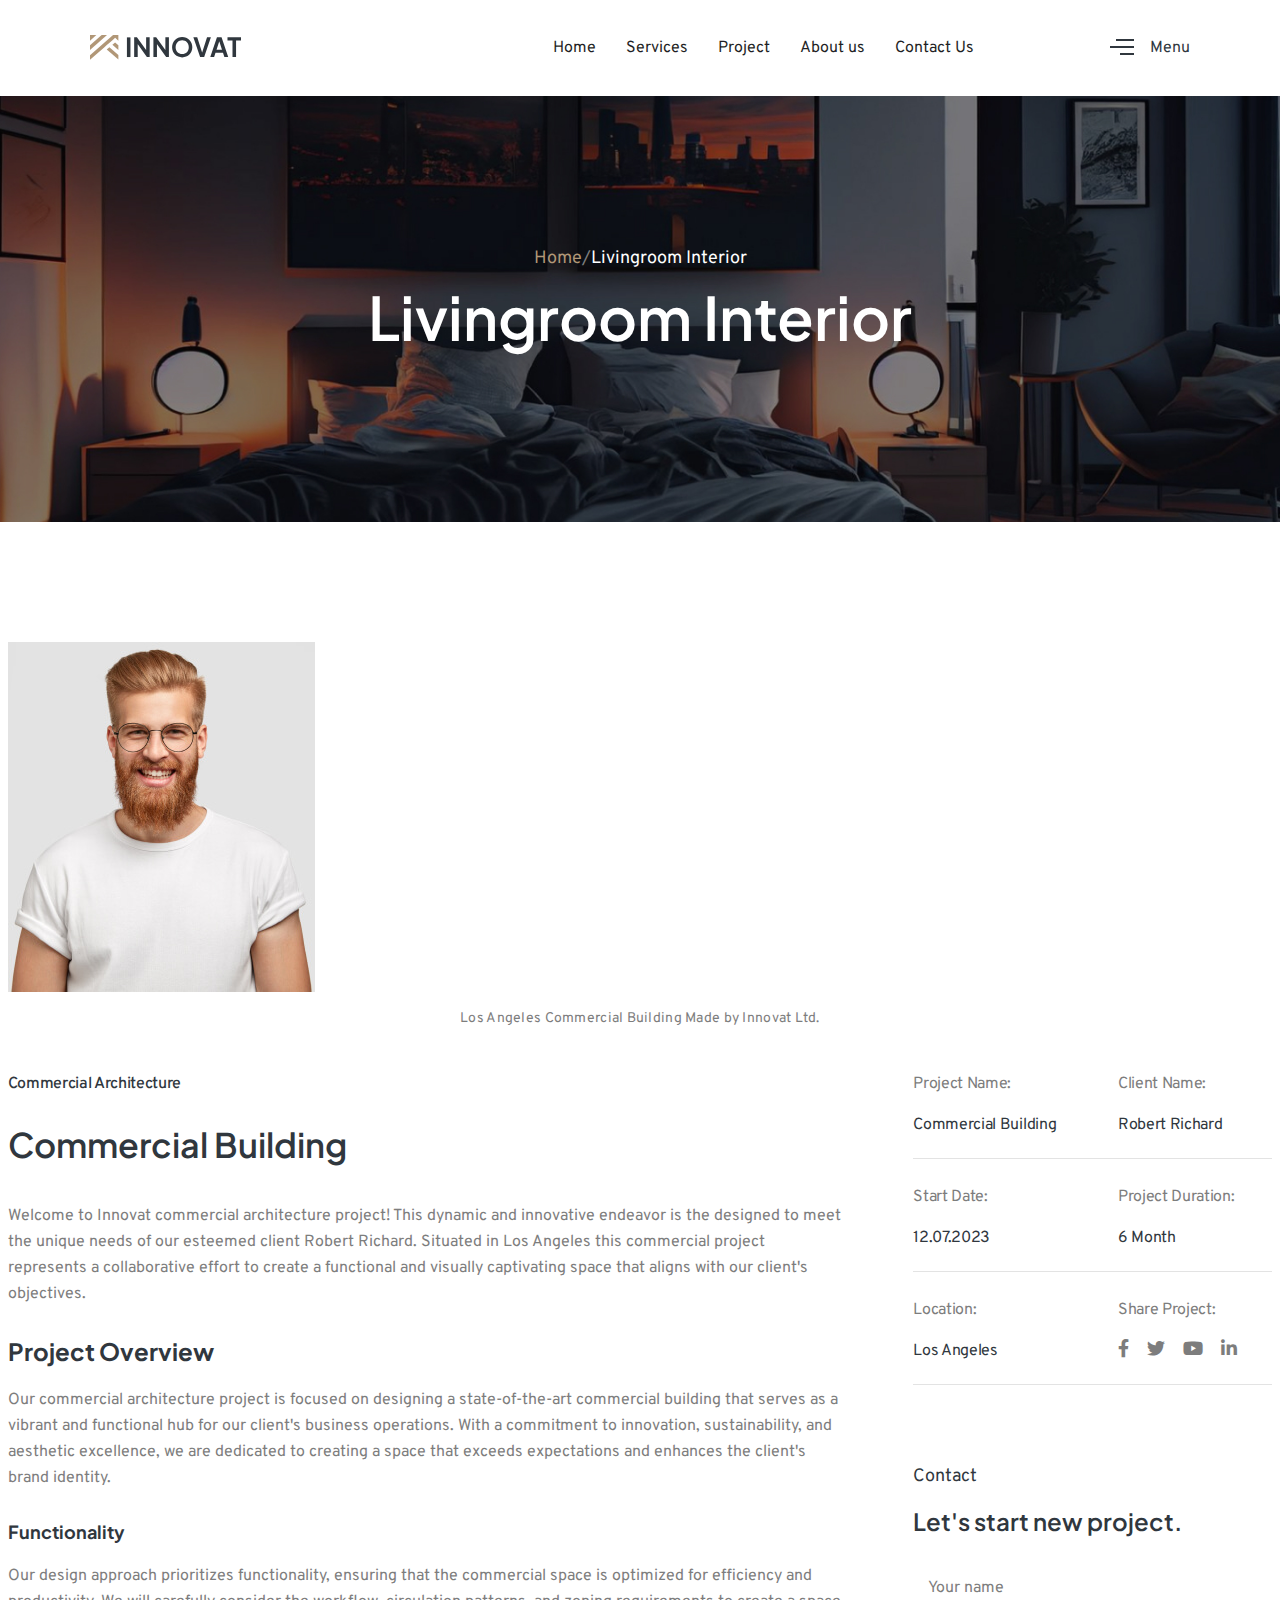
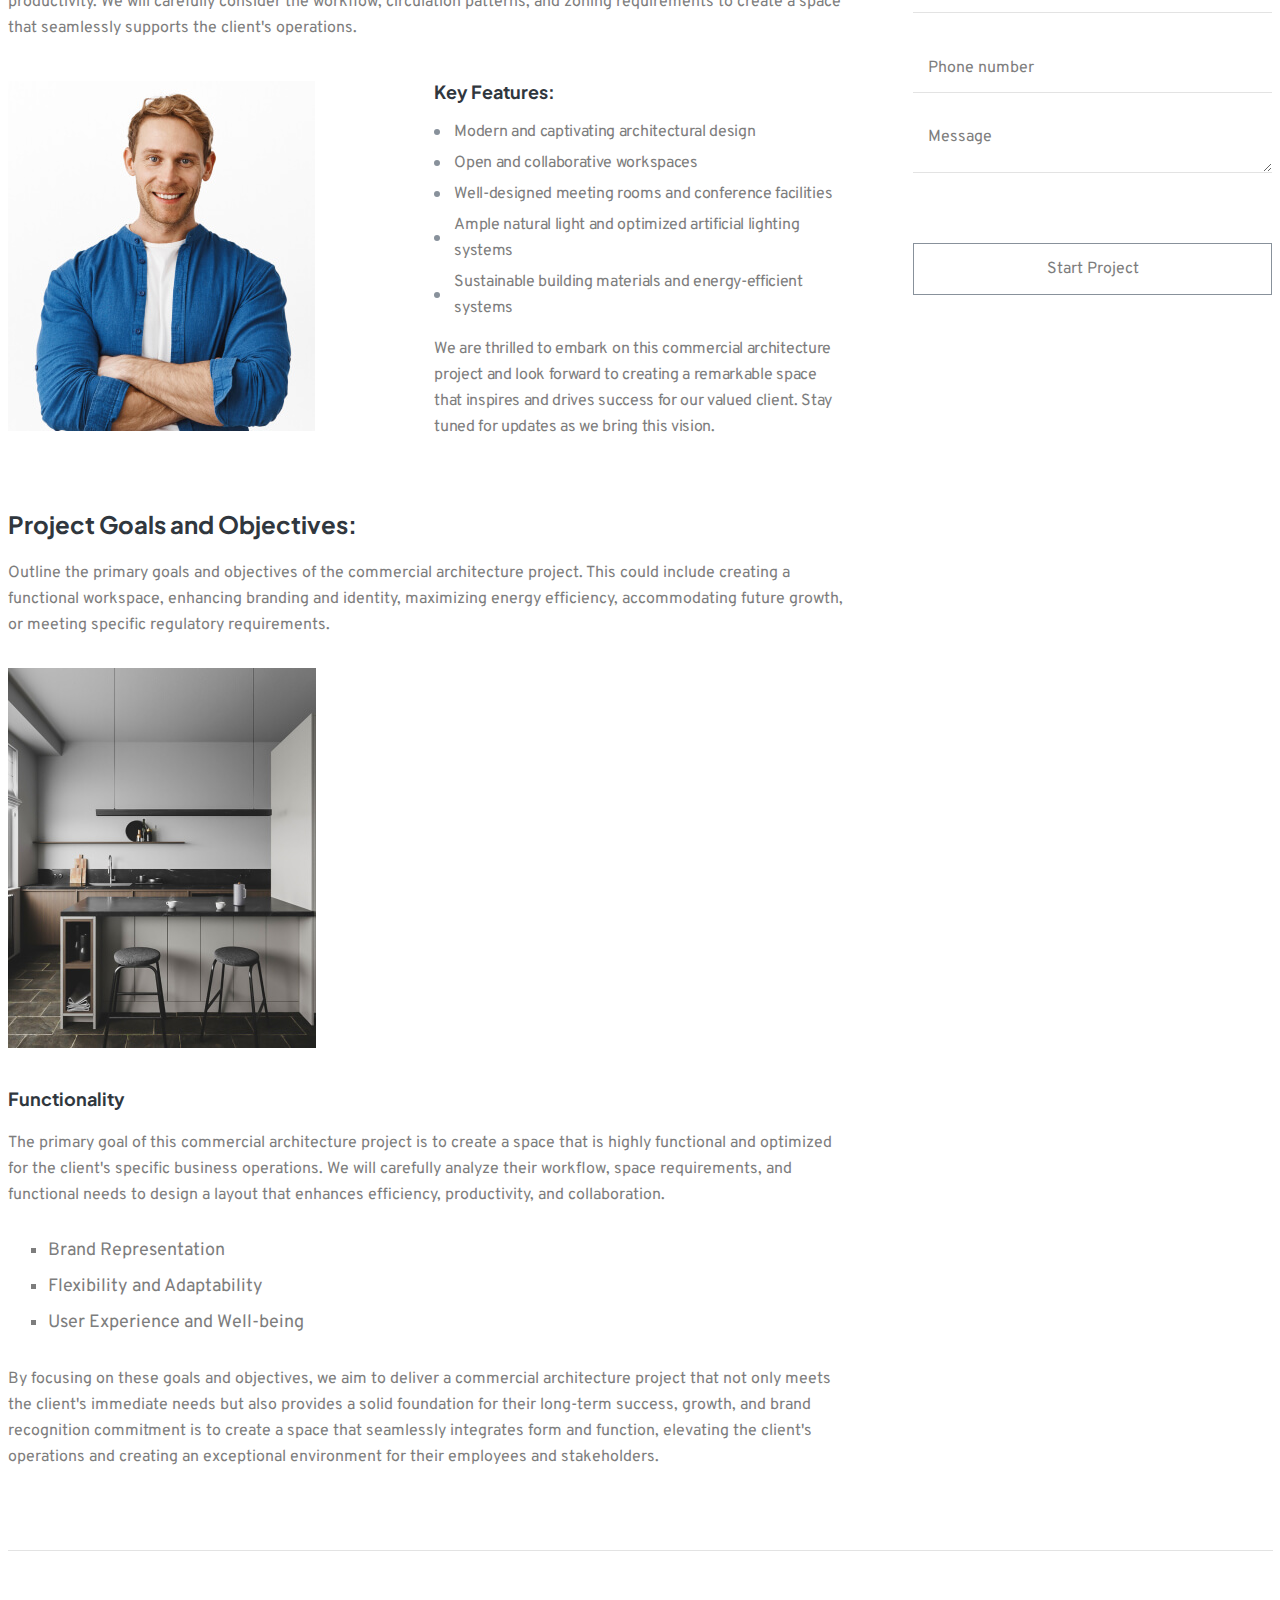
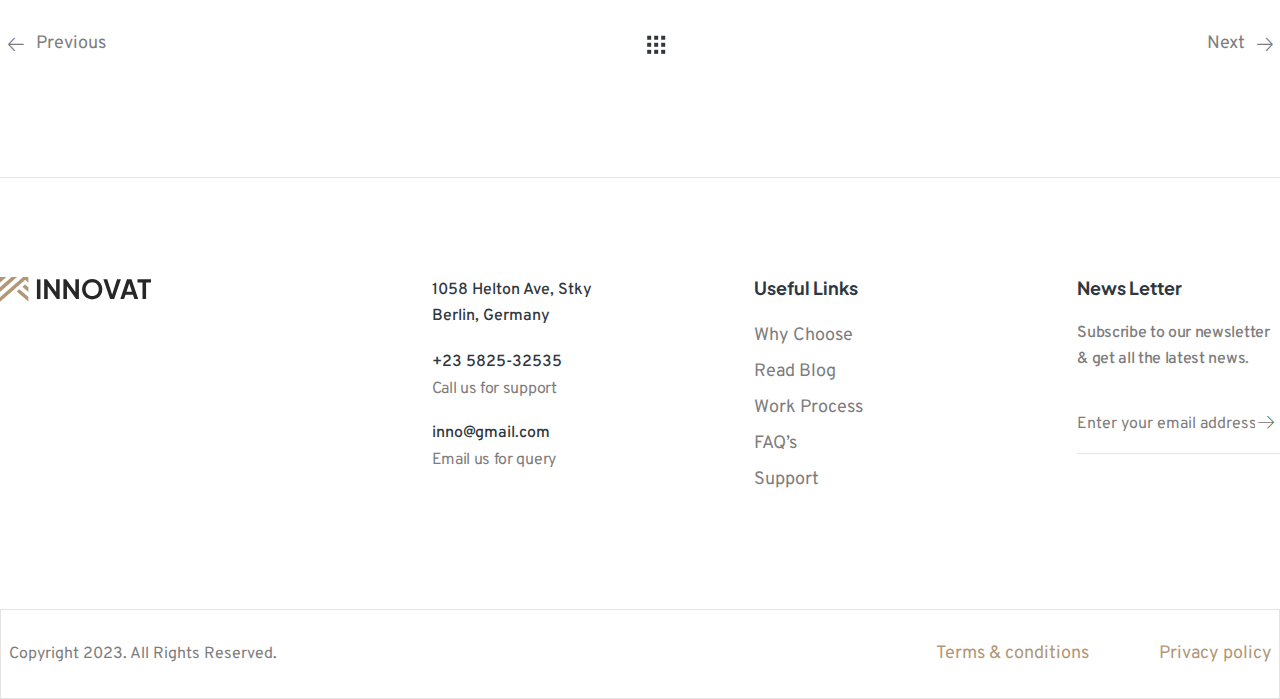
<file: projectdetails.html>
<!DOCTYPE html><html lang="en"><head>
    <meta charset="UTF-8">
    <meta name="viewport" content="width=device-width, initial-scale=1.0">
    <title>Innovat Architecture HTML Template</title>
    <link rel="shortcut icon" type="image/x-icon" href="images/fav.png">
    <!-- fontawesome 6.4.2 -->
    <link rel="stylesheet" href="css/fontawesome-6.css">
    <!-- swiper Css 10.2.0 -->
    <link rel="stylesheet" href="css/swiper.min.css">
    <!-- Bootstrap 5.0.2 -->
    <link rel="stylesheet" href="css/magnific-popup.css">
    <link rel="stylesheet" href="css/bootstrap.min.css">
    <!-- metismenu scss -->
    <link rel="stylesheet" href="css/metismenu.css">
    <!-- Custom CSS -->
    <link rel="stylesheet" href="css/style.css">
</head>

<body>
    <!-- header three area start -->
    <!-- header three area start -->
    <header class="header-three five seven header--sticky" style="position: relative; background: #fff;">
        <a href="index.html" class="logo-area">
            <img src="images/04.svg" alt="logo">
        </a>
        <div class="header-right">
            <div class="nav-area-center">
                <nav class="navigation">
                    <ul class="parent-ul">
                        <li class="has-dropdown with-megamenu">
                            <a class="nav-link" href="index.html">Home</a>
                        </li>
                        <li class="has-dropdown">
                            <a class="nav-link" href="services.html">Services</a>
                        </li>
                        <li class="has-dropdown">
                            <a class="nav-link" href="project.html">Project</a>
                        </li>
                        <li class="has-dropdown">
                            <a class="nav-link" href="about.html">About us</a>
                        </li>
                        <li class="has-dropdown">
                            <a class="nav-link" href="contact.html">Contact Us</a>
                        </li>
                    </ul>
                </nav>
            </div>
            <div class="action-area" id="menu-btn">
                <div class="icon">
                    <svg xmlns="http://www.w3.org/2000/svg" width="24" height="16" viewBox="0 0 24 16" fill="none">
                        <rect x="6" width="18" height="2" fill="#D9D9D9"></rect>
                        <rect x="10" y="14" width="14" height="2" fill="#D9D9D9"></rect>
                        <rect y="7" width="24" height="2" fill="#D9D9D9"></rect>
                    </svg>
                </div>
                <span>Menu</span>
            </div>
        </div>
    </header>
    <!-- header three area end -->
    <!-- header three area end -->


    <!-- header three area start -->
    <!-- bread croumba rea start -->
    <div class="breadcrumb-area-bg bg_image">
        <div class="container">
            <div class="row">
                <div class="col-lg-12">
                    <div class="bread-crumb-area-inner">
                        <div class="breadcrumb-top">
                            <a href="#">Home</a> /
                            <a class="active" href="#">Livingroom Interior</a>
                        </div>
                        <div class="bottom-title">
                            <h1 class="title">Livingroom Interior</h1>
                        </div>
                    </div>
                </div>
            </div>
        </div>
    </div>
    <!-- bread croumba rea end -->
    <!-- header three area end -->

    <div class="product-details-style-one-main rts-section-gap">
        <div class="container">
            <div class="row">
                <div class="col-lg-12">
                    <div class="thumbnail-project-details-top">
                        <img src="images/04.jpg" alt="product_details">
                        <span>Los Angeles Commercial Building Made by Innovat Ltd.</span>
                    </div>
                </div>
            </div>
            <div class="row mt--40">
                <div class="col-lg-8">
                    <div class="product-details-left-one">
                        <span class="pre-title">Commercial Architecture</span>
                        <h3 class="title">Commercial Building</h3>
                        <p class="disc">
                            Welcome to Innovat commercial architecture project! This dynamic and innovative endeavor is the designed to meet the unique needs of our esteemed client Robert Richard. Situated in Los Angeles this commercial project represents a collaborative effort to create a functional and visually captivating space that aligns with our client's objectives.
                        </p>
                        <h5 class="title">
                            Project Overview
                        </h5>
                        <p class="disc">
                            Our commercial architecture project is focused on designing a state-of-the-art commercial building that serves as a vibrant and functional hub for our client's business operations. With a commitment to innovation, sustainability, and aesthetic excellence, we are dedicated to creating a space that exceeds expectations and enhances the client's brand identity.
                        </p>
                        <h6 class="title">Functionality</h6>
                        <p class="disc">
                            Our design approach prioritizes functionality, ensuring that the commercial space is optimized for efficiency and productivity. We will carefully consider the workflow, circulation patterns, and zoning requirements to create a space that seamlessly supports the client's operations.
                        </p>
                        <div class="row mt--40">
                            <div class="col-lg-6">
                                <img src="images/02.jpg" alt="product">
                            </div>
                            <div class="col-lg-6 mt_md--50 mt_sm--50">
                                <div class="key-feature-product-details-p-right">
                                    <h6 class="title">Key Features:</h6>
                                    <ul>
                                        <li>Modern and captivating architectural design</li>
                                        <li>Open and collaborative workspaces</li>
                                        <li>Well-designed meeting rooms and conference facilities</li>
                                        <li>Ample natural light and optimized artificial lighting systems</li>
                                        <li>Sustainable building materials and energy-efficient systems</li>
                                    </ul>
                                    <p class="disc">
                                        We are thrilled to embark on this commercial architecture project and look forward to creating a remarkable space that inspires and drives success for our valued client. Stay tuned for updates as we bring this vision.
                                    </p>
                                </div>
                            </div>
                        </div>
                        <h5 class="title mt--40">Project Goals and Objectives:</h5>
                        <p class="disc">
                            Outline the primary goals and objectives of the commercial architecture project. This could include creating a functional workspace, enhancing branding and identity, maximizing energy efficiency, accommodating future growth, or meeting specific regulatory requirements.
                        </p>
                        <img src="images/05.jpg" alt="product">
                        <div class="product-bottom">
                            <h6 class="title">Functionality</h6>
                            <p class="disc">
                                The primary goal of this commercial architecture project is to create a space that is highly functional and optimized for the client's specific business operations. We will carefully analyze their workflow, space requirements, and functional needs to design a layout that enhances efficiency, productivity, and collaboration.
                            </p>
                            <ul>
                                <li>Brand Representation</li>
                                <li>Flexibility and Adaptability</li>
                                <li>User Experience and Well-being</li>
                            </ul>
                            <p class="disc mb--0">
                                By focusing on these goals and objectives, we aim to deliver a commercial architecture project that not only meets the client's immediate needs but also provides a solid foundation for their long-term success, growth, and brand recognition commitment is to create a space that seamlessly integrates form and function, elevating the client's operations and creating an exceptional environment for their employees and stakeholders.
                            </p>
                        </div>
                    </div>
                </div>
                <div class="col-lg-4 pl--60 pl_md--15 pl_sm--15 mt_md--50 mt_sm--50">
                    <div class="product-details-right-one">
                        <div class="details-infor-1">
                            <!-- single detrails short -->
                            <div class="single-details-short">
                                <div class="left">
                                    <span>Project Name:</span>
                                    <p class="name">Commercial Building</p>
                                </div>
                                <div class="right">
                                    <span>Client Name:</span>
                                    <p class="name">Robert Richard</p>
                                </div>
                            </div>
                            <!-- single detrails short end -->
                            <!-- single detrails short -->
                            <div class="single-details-short">
                                <div class="left">
                                    <span>Start Date:</span>
                                    <p class="name">12.07.2023</p>
                                </div>
                                <div class="right">
                                    <span>Project Duration:</span>
                                    <p class="name">6 Month</p>
                                </div>
                            </div>
                            <!-- single detrails short end -->
                            <!-- single detrails short -->
                            <div class="single-details-short">
                                <div class="left">
                                    <span>Location:</span>
                                    <p class="name">Los Angeles</p>
                                </div>
                                <div class="right">
                                    <span>Share Project:</span>
                                    <ul class="share">
                                        <li><a href="#"><i class="fa-brands fa-facebook-f"></i></a></li>
                                        <li><a href="#"><i class="fa-brands fa-twitter"></i></a></li>
                                        <li><a href="#"><i class="fa-brands fa-youtube"></i></a></li>
                                        <li><a href="#"><i class="fa-brands fa-linkedin-in"></i></a></li>
                                    </ul>
                                </div>
                            </div>
                            <!-- single detrails short end -->
                        </div>
                        <div class="contact-area-product-details-area">
                            <span>Contact</span>
                            <h5 class="title">Let's start new project.</h5>
                            <form action="#">
                                <input type="text" placeholder="Your name">
                                <input type="text" placeholder="Phone number">
                                <textarea placeholder="Message"></textarea>
                                <button class="rts-btn btn-border">Start Project</button>
                            </form>
                        </div>
                    </div>
                </div>
            </div>
            <div class="row">
                <div class="col-lg-12">
                    <div class="next-prev-product-details">
                        <span class="left"> <i class="fa-light fa-arrow-left"></i> Previous </span>
                        <svg xmlns="http://www.w3.org/2000/svg" width="19" height="19" viewBox="0 0 19 19" fill="none">
                            <rect x="7.17188" y="0.74585" width="4" height="4" fill="#30373E"></rect>
                            <rect x="7.17188" y="7.78369" width="4" height="4" fill="#30373E"></rect>
                            <rect x="7.17188" y="14.8218" width="4" height="4" fill="#30373E"></rect>
                            <rect x="0.1875" y="0.74585" width="4" height="4" fill="#30373E"></rect>
                            <rect x="0.1875" y="7.78369" width="4" height="4" fill="#30373E"></rect>
                            <rect x="0.1875" y="14.8218" width="4" height="4" fill="#30373E"></rect>
                            <rect x="14.1953" y="0.74585" width="4" height="4" fill="#30373E"></rect>
                            <rect x="14.1953" y="7.78369" width="4" height="4" fill="#30373E"></rect>
                            <rect x="14.1953" y="14.8218" width="4" height="4" fill="#30373E"></rect>
                        </svg>
                        <span class="left">Next <i class="fa-light fa-arrow-right"></i></span>
                    </div>
                </div>
            </div>
        </div>
    </div>


    <!-- header three area start -->
    <!-- rts footer area start -->
    <div class="rts-footer-area social-jumpanimation border-top-in-container">
        <div class="container  ptb--100 pt_md--60 pb_md--60 pt_sm--40 pb_sm--40">
            <div class="row">
                <div class="col-lg-4">
                    <!-- footer-two wrapper -->
                    <div class="footer-two-main-wrapper">
                        <a href="#" class="logo">
                            <img src="images/01.svg" alt="logo">
                        </a>
                        <!-- social style two -->
                        <ul class="social-style-two-wrapper social-anim">
                            <li><a class="counter__anim" href="#"><i class="fa-brands fa-facebook-f"></i></a></li>
                            <li><a class="counter__anim" href="#"><i class="fa-brands fa-twitter"></i></a></li>
                            <li><a class="counter__anim" href="#"><i class="fa-brands fa-youtube"></i></a></li>
                            <li><a class="counter__anim" href="#"><i class="fa-brands fa-linkedin-in"></i></a></li>
                        </ul>
                        <!-- social style two end -->
                    </div>
                    <!-- footer-two wrapper end -->
                </div>
                <div class="col-lg-8">
                    <div class="footer-two-main-wrapper-right">
                        <!-- single footer two wozed -->
                        <div class="single-footer-wized">
                            <div class="location-information">
                                <div class="location">
                                    <p>1058 Helton Ave, Stky <br>
                                        Berlin, Germany</p>
                                </div>
                                <div class="contact-call">
                                    <a href="Tel:123-456-7890">+23 5825-32535</a>
                                    <span>Call us for support</span>
                                </div>
                                <div class="contact-call">
                                    <a href="mailto:webmaster@example.com">inno@gmail.com</a>
                                    <span>Email us for query</span>
                                </div>
                            </div>

                        </div>
                        <!-- single footer two wozed -->
                        <!-- single footer two wozed -->
                        <div class="single-footer-wized">
                            <div class="location-information">
                                <div class="location">
                                    <h6 class="title">Useful Links</h6>
                                </div>
                                <ul>
                                    <li><a href="about.html">Why Choose</a></li>
                                    <li><a href="blog.html">Read Blog</a></li>
                                    <li><a href="portfolio-grid-1.html">Work Process</a></li>
                                    <li><a href="faq.html">FAQ’s</a></li>
                                    <li><a href="contact.html">Support</a></li>
                                </ul>
                            </div>

                        </div>
                        <!-- single footer two wozed -->
                        <!-- single footer two wozed -->
                        <div class="single-footer-wized">
                            <div class="location-information">
                                <div class="location">
                                    <h6 class="title">News Letter</h6>
                                    <p class="disc-f">
                                        Subscribe to our newsletter & get all
                                        the latest news.
                                    </p>
                                </div>
                                <form action="#">
                                    <div class="input-email">
                                        <input type="text" placeholder="Enter your email address" required="">
                                        <button><i class="fa-thin fa-arrow-right"></i></button>
                                    </div>
                                </form>

                            </div>

                        </div>
                        <!-- single footer two wozed -->
                    </div>
                </div>
            </div>
        </div>
        <div class="rts-copyright-area-two">
            <div class="container">
                <div class="row">
                    <div class="col-lg-12">
                        <div class="copy-right-area-inner-two">
                            <p class="disc">Copyright 2023. All Rights Reserved.</p>
                            <div class="right">
                                <ul>
                                    <li><a href="terms-and-condition.html">Terms & conditions</a></li>
                                    <li><a href="privacy-policy.html">Privacy policy</a></li>
                                </ul>
                            </div>
                        </div>
                    </div>
                </div>
            </div>
        </div>
    </div>
    <!-- rts footer area end -->
    <!-- header three area end -->



    <!-- search area start -->
    <div class="search-input-area">
        <div class="container">
            <div class="search-input-inner">
                <div class="input-div">
                    <input id="searchInput1" class="search-input" type="text" placeholder="Search by keyword or #">
                    <button><i class="far fa-search"></i></button>
                </div>
            </div>
        </div>
        <div id="close" class="search-close-icon"><i class="far fa-times"></i></div>
    </div>
    <!-- search area end -->


    <!-- back to top start -->
    <div class="progress-wrap">
        <svg class="progress-circle svg-content" width="100%" height="100%" viewBox="-1 -1 102 102">
            <path d="M50,1 a49,49 0 0,1 0,98 a49,49 0 0,1 0,-98"></path>
        </svg>
    </div>
    <!-- back to top end -->



    <!-- header style two -->
    <div id="side-bar" class="side-bar header-two">
        <button class="close-icon-menu"><i class="far fa-times"></i></button>
        <!-- inner menu area desktop start -->
        <div class="inner-main-wrapper-desk">
            <div class="thumbnail">
                <img src="images/01.svg" alt="Innovate">
            </div>
            <div class="inner-content">
                <p class="disc">
                    Innovate Architects is a full-service design firm providing architecture architecture.
                </p>
                <div class="contact-information--sidebar">
                    <h6 class="title">Contact Info</h6>
                    <div class="single-info">
                        <a href="#">+123 456 789 33</a>
                    </div>
                    <div class="single-info">
                        <a href="#">3 innovate Street, NY United <br> States of America</a>
                    </div>
                    <div class="single-info">
                        <a href="#">Innovate@gmail.com</a>
                    </div>
                    <h6 class="title mt--30">Office Address</h6>
                    <div class="single-info">
                        <a href="#">+Time Square, New York <br> USA, 3454</a>
                    </div>
                    <div class="rts-social-style-one">
                        <ul>
                            <li>
                                <a href="#">
                                    <i class="fa-brands fa-facebook-f"></i>
                                </a>
                            </li>
                            <li>
                                <a href="#">
                                    <i class="fa-brands fa-twitter"></i>
                                </a>
                            </li>
                            <li>
                                <a href="#">
                                    <i class="fa-brands fa-youtube"></i>
                                </a>
                            </li>
                            <li>
                                <a href="#">
                                    <i class="fa-brands fa-linkedin-in"></i>
                                </a>
                            </li>
                        </ul>
                    </div>
                </div>
                <div class="footer">
                    <h4 class="title">Got a project in mind?</h4>
                    <a href="contact.html" class="rts-btn btn-primary">Let's talk</a>
                </div>
            </div>
        </div>
        <!-- mobile menu area start -->
        <div class="mobile-menu-main">
            <nav class="nav-main mainmenu-nav mt--30">
                <ul class="mainmenu metismenu" id="mobile-menu-active">
                    <li class="has-droupdown">
                        <a href="#" class="main">Home</a>
                        <ul class="submenu mm-collapse">
                            <li class="has-droupdown third-lvl">
                                <a class="main" href="#">Multipages</a>
                                <ul class="submenu-third-lvl mm-collapse">
                                    <li><a href="index.html"></a>Home One</li>
                                    <li><a href="index-two.html"></a>Home Two</li>
                                    <li><a href="index-three.html"></a>Home Three</li>
                                    <li><a href="index-four.html"></a>Home Four</li>
                                    <li><a href="index-five.html"></a>Home Five</li>
                                    <li><a href="index-six.html"></a>Home Six</li>
                                    <li><a href="index-seven.html"></a>Home Seven</li>
                                </ul>
                            </li>
                            <li class="has-droupdown third-lvl">
                                <a class="main" href="#">Onepages</a>
                                <ul class="submenu-third-lvl mm-collapse">
                                    <li><a href="onepage.html"></a>One Page One</li>
                                    <li><a href="onepage-two.html"></a>One Page Two</li>
                                    <li><a href="onepage-three.html"></a>One Page Three</li>
                                    <li><a href="onepage-four.html"></a>One Page Four</li>
                                    <li><a href="onepage-five.html"></a>One Page Five</li>
                                    <li><a href="onepage-six.html"></a>One Page Six</li>
                                    <li><a href="onepage-seven.html"></a>One Page Seven</li>
                                </ul>
                            </li>
                            <li class="has-droupdown third-lvl">
                                <a class="main" href="#">Showcase Pages</a>
                                <ul class="submenu-third-lvl mm-collapse">
                                    <li><a href="portfolio-boxes.html"></a>Carousel Slider</li>
                                    <li><a href="varticle-portfolio.html"></a>Vertical Portfolio</li>
                                    <li><a href="varticle-slider.html"></a>Varticl Slider</li>
                                    <li><a href="varticle-slider-tab.html"></a>Vartical Tab Slider</li>
                                    <li><a href="showcase-fade.html"></a>Showcase Fade</li>
                                </ul>
                            </li>
                        </ul>
                    </li>
                    <li class="has-droupdown">
                        <a href="#" class="main">Services</a>
                        <ul class="submenu mm-collapse">
                            <li><a class="mobile-menu-link" href="service-1.html">Service One</a></li>
                            <li><a class="mobile-menu-link" href="service-2.html">Service Two</a></li>
                            <li><a class="mobile-menu-link" href="service-3.html">Service Three</a></li>
                            <li><a class="mobile-menu-link" href="service-4.html">Service Four</a></li>
                            <li><a class="mobile-menu-link" href="service-5.html">Service Five</a></li>
                            <li><a class="mobile-menu-link" href="service-details.html">Service Details</a></li>
                        </ul>
                    </li>
                    <li class="has-droupdown">
                        <a href="#" class="main">Portfolio</a>
                        <ul class="submenu mm-collapse">
                            <li><a class="mobile-menu-link" href="portfolio-grid-1.html">Portfolio Grid</a></li>
                            <li><a class="mobile-menu-link" href="portfolio-grid-col-3.html">Portfolio Col-3</a></li>
                            <li><a class="mobile-menu-link" href="portfolio-grid-col-4.html">Portfolio Col-4</a></li>
                            <li><a class="mobile-menu-link" href="portfolio-varticle-grid.html">Portfolio Mesonary</a></li>
                            <li class="has-droupdown third-lvl">
                                <a class="main" href="#">Project Details</a>
                                <ul class="submenu-third-lvl mm-collapse">
                                    <li><a href="project-details-1.html"></a>Project Details v.1</li>
                                    <li><a href="project-details-2.html"></a>Project Details v.2</li>
                                    <li><a href="project-details-3.html"></a>Project Details v.3</li>
                                    <li><a href="project-details-4.html"></a>Project Details v.4</li>
                                </ul>
                            </li>
                        </ul>
                    </li>
                    <li class="has-droupdown">
                        <a href="#" class="main">Blog</a>
                        <ul class="submenu mm-collapse">
                            <li><a class="mobile-menu-link" href="blog.html">Blog</a></li>
                            <li><a class="mobile-menu-link" href="blog-list.html">Blog List</a></li>
                            <li><a class="mobile-menu-link" href="blog-2.html">Blog v.2</a></li>
                            <li><a class="mobile-menu-link" href="blog-3.html">Blog v.3</a></li>
                            <li><a class="mobile-menu-link" href="blog-4.html">Blog v.4</a></li>
                            <li><a class="mobile-menu-link" href="blog-details.html">Blog Details</a></li>
                        </ul>
                    </li>
                    <li class="has-droupdown">
                        <a href="#" class="main">Pages</a>
                        <ul class="submenu mm-collapse">
                            <li><a class="mobile-menu-link" href="about.html">About</a></li>
                            <li class="has-droupdown third-lvl">
                                <a class="main" href="#">Team</a>
                                <ul class="submenu-third-lvl mm-collapse">
                                    <li><a href="team-1.html"></a>Team One</li>
                                    <li><a href="team-2.html"></a>Team Two</li>
                                    <li><a href="team-details.html"></a>Team Details</li>
                                </ul>
                            </li>
                            <li><a class="mobile-menu-link" href="before-after.html">Before After</a></li>
                            <li><a class="mobile-menu-link" href="pricing-plane.html">Pricing Plan</a></li>
                            <li><a class="mobile-menu-link" href="faq.html">Faq's</a></li>
                            <li><a class="mobile-menu-link" href="terms-and-condition.html">Terms & Conditions</a></li>
                            <li><a class="mobile-menu-link" href="privacy-policy.html">Privacy Policy</a></li>
                            <li><a class="mobile-menu-link" href="404.html">404 Page</a></li>
                        </ul>
                    </li>
                    <li>
                        <a href="contact.html" class="main">Contact Us</a>
                    </li>
                </ul>
            </nav>

            <div class="rts-social-style-one pl--20 mt--100">
                <ul>
                    <li>
                        <a href="#">
                            <i class="fa-brands fa-facebook-f"></i>
                        </a>
                    </li>
                    <li>
                        <a href="#">
                            <i class="fa-brands fa-twitter"></i>
                        </a>
                    </li>
                    <li>
                        <a href="#">
                            <i class="fa-brands fa-youtube"></i>
                        </a>
                    </li>
                    <li>
                        <a href="#">
                            <i class="fa-brands fa-linkedin-in"></i>
                        </a>
                    </li>
                </ul>
            </div>
        </div>
        <!-- mobile menu area end -->
    </div>
    <!-- header style two End -->


    <div class="grid-line">
        <div class="grid-lines">
            <div class="line"></div>
            <div class="line"></div>
            <div class="line"></div>
            <div class="line"></div>
        </div>
    </div>





    <!-- start loader -->
    <!-- <div class="loader-wrapper">
    <div class="loader">
    </div>
    <div class="loader-section section-left"></div>
    <div class="loader-section section-right"></div>
</div> -->
    <!-- End loader -->


    <div id="anywhere-home">
    </div>

    <!-- scripts -->
    <script src="js/jquery.min.js"></script>
    <script src="js/waw.js"></script>

    <!-- gsap plugins -->
    <script src="js/gsap.js"></script>
    <script src="js/metismenu.js"></script>
    <script src="js/scrolltiger.js"></script>
    <script src="js/scrolltoplugin.js"></script>
    <!-- <script src="assets/js/plugins/smoothscroll.js"></script> -->
    <script src="js/splittext.js"></script>
    <!-- gsap plugins end-->

    <script src="js/magnifying-popup.js"></script>

    <!-- swiper JS 10.2.0 -->
    <script src="js/swiper.js"></script>
    <script src="js/counterup.js"></script>
    <script src="js/waypoint.js"></script>
    <script src="js/chroma.min.js"></script>
    <!-- bootstrap 5.0.2 -->
    <script src="js/bootstrap.min.js"></script>
    <!-- dymanic Contact Form -->
    <script src="js/contact.form.js"></script>

    <!-- main Js -->
    <script src="js/main.js"></script>



</body></html>
</file>
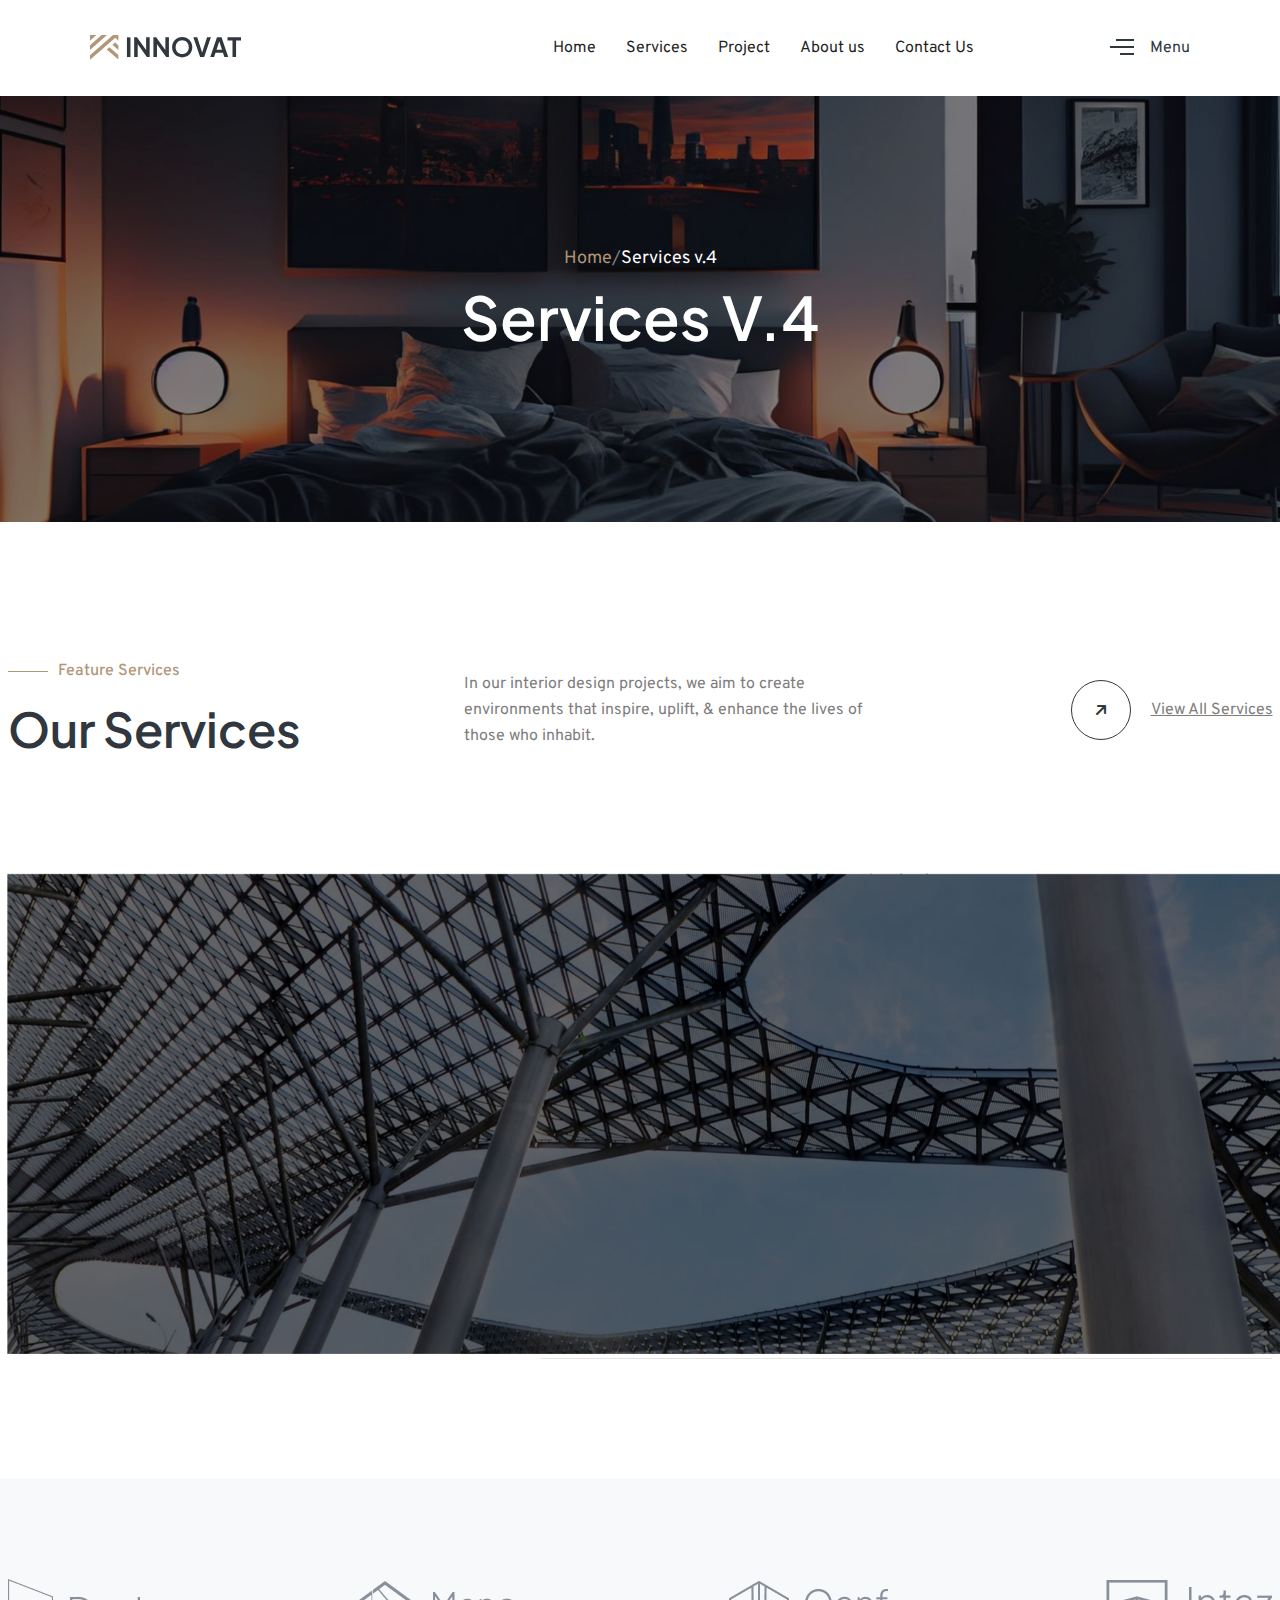
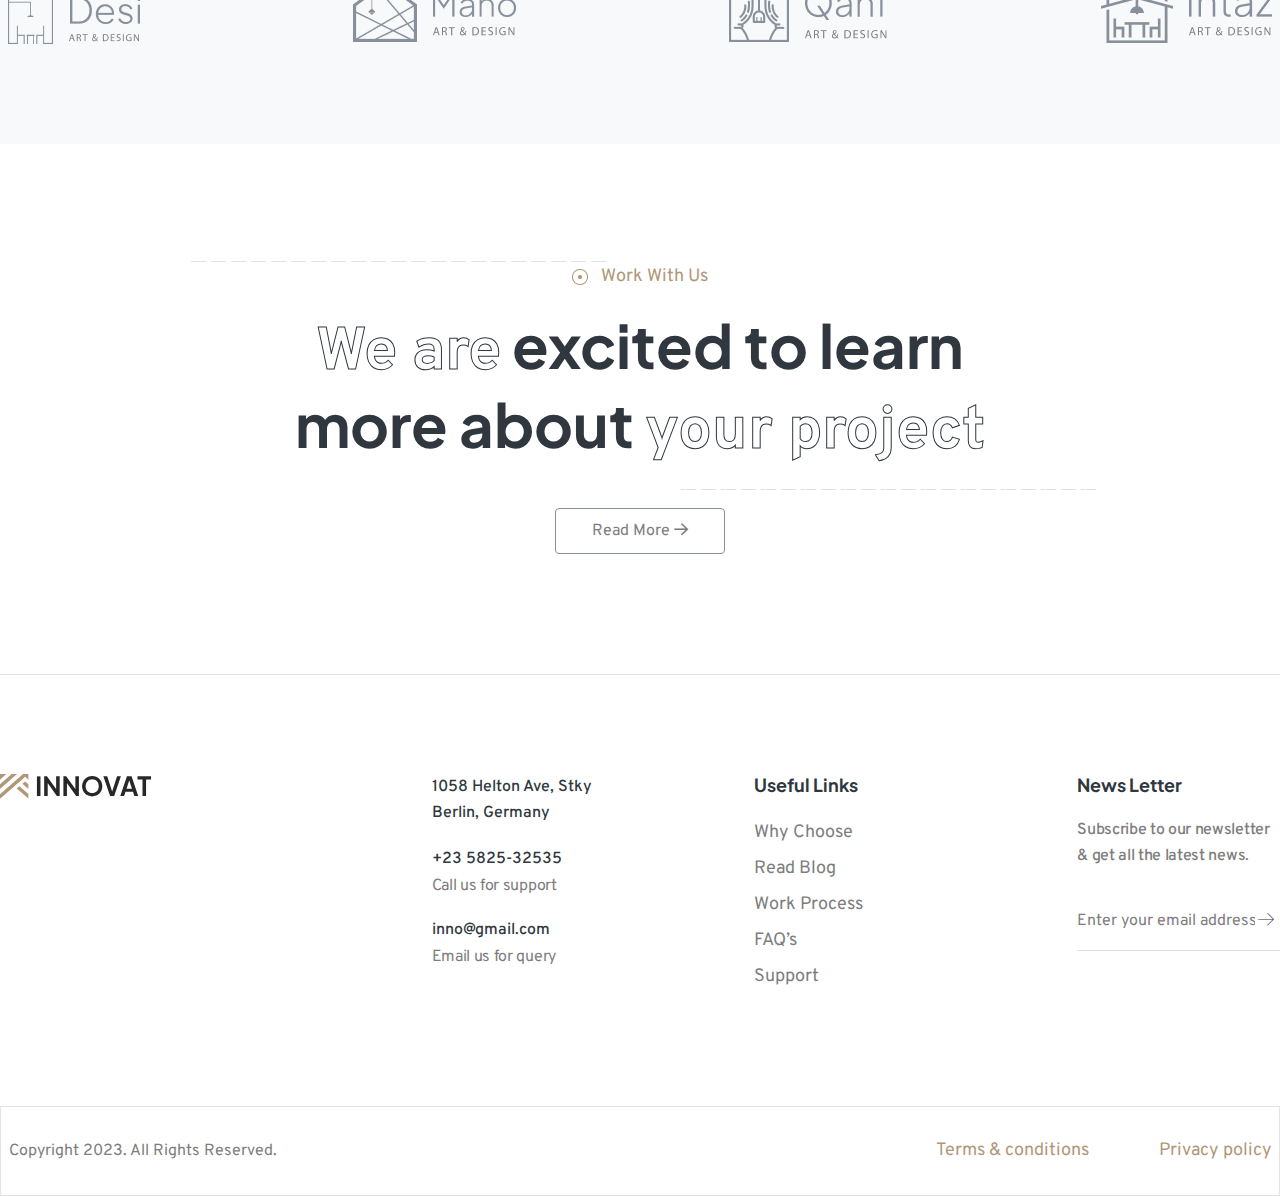
<file: services.html>
<!DOCTYPE html><html lang="en"><head>
    <meta charset="UTF-8">
    <meta name="viewport" content="width=device-width, initial-scale=1.0">
    <title>Innovat Architecture HTML Template</title>
    <link rel="shortcut icon" type="image/x-icon" href="images/fav.png">
    <!-- fontawesome 6.4.2 -->
    <link rel="stylesheet" href="css/fontawesome-6.css">
    <!-- swiper Css 10.2.0 -->
    <link rel="stylesheet" href="css/swiper.min.css">
    <!-- Bootstrap 5.0.2 -->
    <link rel="stylesheet" href="css/magnific-popup.css">
    <link rel="stylesheet" href="css/bootstrap.min.css">
    <!-- metismenu scss -->
    <link rel="stylesheet" href="css/metismenu.css">
    <!-- Custom CSS -->
    <link rel="stylesheet" href="css/style.css">
</head>

<body>
    <!-- header three area start -->
    <!-- header three area start -->
    <header class="header-three five seven header--sticky" style="position: relative; background: #fff;">
        <a href="index.html" class="logo-area">
            <img src="images/04.svg" alt="logo">
        </a>
        <div class="header-right">
            <div class="nav-area-center">
                <nav class="navigation">
                    <ul class="parent-ul">
                        <li class="has-dropdown with-megamenu">
                            <a class="nav-link" href="index.html">Home</a>
                        </li>
                        <li class="has-dropdown">
                            <a class="nav-link" href="services.html">Services</a>
                        </li>
                        <li class="has-dropdown">
                            <a class="nav-link" href="project.html">Project</a>
                        </li>
                        <li class="has-dropdown">
                            <a class="nav-link" href="about.html">About us</a>
                        </li>
                        <li class="has-dropdown">
                            <a class="nav-link" href="contact.html">Contact Us</a>
                        </li>
                    </ul>
                </nav>
            </div>
            <div class="action-area" id="menu-btn">
                <div class="icon">
                    <svg xmlns="http://www.w3.org/2000/svg" width="24" height="16" viewBox="0 0 24 16" fill="none">
                        <rect x="6" width="18" height="2" fill="#D9D9D9"></rect>
                        <rect x="10" y="14" width="14" height="2" fill="#D9D9D9"></rect>
                        <rect y="7" width="24" height="2" fill="#D9D9D9"></rect>
                    </svg>
                </div>
                <span>Menu</span>
            </div>
        </div>
    </header>
    <!-- header three area end -->
    <!-- header three area end -->

    <!-- header three area start -->
    <!-- bread croumba rea start -->
    <div class="breadcrumb-area-bg bg_image">
        <div class="container">
            <div class="row">
                <div class="col-lg-12">
                    <div class="bread-crumb-area-inner">
                        <div class="breadcrumb-top">
                            <a href="#">Home</a> /
                            <a class="active" href="#">Services v.4</a>
                        </div>
                        <div class="bottom-title">
                            <h1 class="title">Services v.4</h1>
                        </div>
                    </div>
                </div>
            </div>
        </div>
    </div>
    <!-- bread croumba rea end -->
    <!-- header three area end -->

    <div class="rts-service-area rts-section-gap">
        <div class="container">
            <div class="row">
                <div class="col-lg-12">
                    <div class="project-full-top-wrapper">
                        <!-- title-left -->
                        <div class="title-area-style-six-left">
                            <span class="pre">
                                Feature Services
                            </span>
                            <h2 class="title">Our Services</h2>
                        </div>
                        <!-- title mid text -->
                        <p class="disc">
                            In our interior design projects, we aim to create environments that inspire, uplift, &
                            enhance the lives of those who inhabit.
                        </p>
                        <a href="#" class="rts-read-more-circle-btn under-line">
                            <i class="fa-solid fa-arrow-up-right"></i>
                            <p>View All Services</p>
                        </a>
                    </div>
                </div>
            </div>
            <div class="row mt--90 align-items-center">
                <div class="col-lg-5">
                    <div class="thumbnail-serice-6-left">
                        <div class="image-hover-bg">
                            <div class="rts-img-hover one active">
                                <img src="images/10.jpg" alt="about">
                            </div>
                            <div class="rts-img-hover two">
                                <img src="images/15.jpg" alt="about">
                            </div>
                            <div class="rts-img-hover three">
                                <img src="images/16.jpg" alt="about">
                            </div>
                            <div class="rts-img-hover four">
                                <img src="images/17.jpg" alt="about">
                            </div>
                        </div>
                    </div>
                </div>
                <div class="col-lg-7 mt_md--50 mt_sm--50">
                    <div class="service-list-one-wrapper">
                        <!-- ingle service area start -->
                        <div class="signle-service-list one active">
                            <div class="left-one">
                                <span>01</span>
                                <a href="service-details.html">
                                    <h5 class="title">Architectural
                                        Design</h5>
                                </a>
                            </div>
                            <div class="center-area">
                                <p class="disc">
                                    Space planning is a fundamental aspect off interior design.
                                </p>
                            </div>
                            <a href="service-details.html" class="rts-read-more-circle-btn">
                                <i class="fa-solid fa-arrow-up-right"></i>
                                <p>View Details</p>
                            </a>
                        </div>
                        <!-- ingle service area end -->
                        <!-- ingle service area start -->
                        <div class="signle-service-list two">
                            <div class="left-one">
                                <span>02</span>
                                <a href="service-details.html">
                                    <h5 class="title">Home
                                        Renovation</h5>
                                </a>
                            </div>
                            <div class="center-area">
                                <p class="disc">
                                    Space planning is a fundamental aspect off interior design.
                                </p>
                            </div>
                            <a href="service-details.html" class="rts-read-more-circle-btn">
                                <i class="fa-solid fa-arrow-up-right"></i>
                                <p>View Details</p>
                            </a>
                        </div>
                        <!-- ingle service area end -->
                        <!-- ingle service area start -->
                        <div class="signle-service-list three">
                            <div class="left-one">
                                <span>03</span>
                                <a href="service-details.html">
                                    <h5 class="title">Space
                                        Planning</h5>
                                </a>
                            </div>
                            <div class="center-area">
                                <p class="disc">
                                    Space planning is a fundamental aspect off interior design.
                                </p>
                            </div>
                            <a href="service-details.html" class="rts-read-more-circle-btn">
                                <i class="fa-solid fa-arrow-up-right"></i>
                                <p>View Details</p>
                            </a>
                        </div>
                        <!-- ingle service area end -->
                        <!-- ingle service area start -->
                        <div class="signle-service-list four">
                            <div class="left-one">
                                <span>04</span>
                                <a href="service-details.html">
                                    <h5 class="title">Contractors &
                                        Builders</h5>
                                </a>
                            </div>
                            <div class="center-area">
                                <p class="disc">
                                    Space planning is a fundamental aspect off interior design.
                                </p>
                            </div>
                            <a href="service-details.html" class="rts-read-more-circle-btn">
                                <i class="fa-solid fa-arrow-up-right"></i>
                                <p>View Details</p>
                            </a>
                        </div>
                        <!-- ingle service area end -->
                    </div>
                </div>
            </div>
        </div>
    </div>

    <!-- brand area start -->
    <div class="rts-brand-area ptb--100 bg-light">
        <div class="container">
            <div class="row">
                <div class="col-lg-12">
                    <div class="brand-area-wrapper-one">
                        <!-- single branbd area -->
                        <a href="#" class="single-brand">
                            <img src="images/01.png" alt="brand">
                        </a>
                        <!-- single branbd area end -->
                        <!-- single branbd area -->
                        <a href="#" class="single-brand">
                            <img src="images/02.png" alt="brand">
                        </a>
                        <!-- single branbd area end -->
                        <!-- single branbd area -->
                        <a href="#" class="single-brand">
                            <img src="images/03.png" alt="brand">
                        </a>
                        <!-- single branbd area end -->
                        <!-- single branbd area -->
                        <a href="#" class="single-brand">
                            <img src="images/04.png" alt="brand">
                        </a>
                        <!-- single branbd area end -->
                    </div>
                </div>
            </div>
        </div>
    </div>
    <!-- brand area start -->

    <div class="rts-cta-main-wrapper rts-section-gap">
        <div class="container">
            <div class="row">
                <div class="col-lg-12">
                    <div class="title-style-center cta-wrapper-two">
                        <div class="pre-title-area">
                            <img src="images/02_1.png" alt="about">
                            <span class="pre-title">Work With Us</span>
                        </div>
                        <h2 class="title"><span>We are</span> excited to learn <br>
                            more about <span>your project</span></h2>

                        <a href="contact.html" class="rts-btn btn-border">Read More <i class="fa-regular fa-arrow-right"></i></a>
                    </div>
                </div>
            </div>
        </div>
    </div>

    <!-- header three area start -->
    <!-- rts footer area start -->
    <div class="rts-footer-area social-jumpanimation border-top-in-container">
        <div class="container  ptb--100 pt_md--60 pb_md--60 pt_sm--40 pb_sm--40">
            <div class="row">
                <div class="col-lg-4">
                    <!-- footer-two wrapper -->
                    <div class="footer-two-main-wrapper">
                        <a href="#" class="logo">
                            <img src="images/01.svg" alt="logo">
                        </a>
                        <!-- social style two -->
                        <ul class="social-style-two-wrapper social-anim">
                            <li><a class="counter__anim" href="#"><i class="fa-brands fa-facebook-f"></i></a></li>
                            <li><a class="counter__anim" href="#"><i class="fa-brands fa-twitter"></i></a></li>
                            <li><a class="counter__anim" href="#"><i class="fa-brands fa-youtube"></i></a></li>
                            <li><a class="counter__anim" href="#"><i class="fa-brands fa-linkedin-in"></i></a></li>
                        </ul>
                        <!-- social style two end -->
                    </div>
                    <!-- footer-two wrapper end -->
                </div>
                <div class="col-lg-8">
                    <div class="footer-two-main-wrapper-right">
                        <!-- single footer two wozed -->
                        <div class="single-footer-wized">
                            <div class="location-information">
                                <div class="location">
                                    <p>1058 Helton Ave, Stky <br>
                                        Berlin, Germany</p>
                                </div>
                                <div class="contact-call">
                                    <a href="Tel:123-456-7890">+23 5825-32535</a>
                                    <span>Call us for support</span>
                                </div>
                                <div class="contact-call">
                                    <a href="mailto:webmaster@example.com">inno@gmail.com</a>
                                    <span>Email us for query</span>
                                </div>
                            </div>

                        </div>
                        <!-- single footer two wozed -->
                        <!-- single footer two wozed -->
                        <div class="single-footer-wized">
                            <div class="location-information">
                                <div class="location">
                                    <h6 class="title">Useful Links</h6>
                                </div>
                                <ul>
                                    <li><a href="about.html">Why Choose</a></li>
                                    <li><a href="blog.html">Read Blog</a></li>
                                    <li><a href="portfolio-grid-1.html">Work Process</a></li>
                                    <li><a href="faq.html">FAQ’s</a></li>
                                    <li><a href="contact.html">Support</a></li>
                                </ul>
                            </div>

                        </div>
                        <!-- single footer two wozed -->
                        <!-- single footer two wozed -->
                        <div class="single-footer-wized">
                            <div class="location-information">
                                <div class="location">
                                    <h6 class="title">News Letter</h6>
                                    <p class="disc-f">
                                        Subscribe to our newsletter & get all
                                        the latest news.
                                    </p>
                                </div>
                                <form action="#">
                                    <div class="input-email">
                                        <input type="text" placeholder="Enter your email address" required="">
                                        <button><i class="fa-thin fa-arrow-right"></i></button>
                                    </div>
                                </form>

                            </div>

                        </div>
                        <!-- single footer two wozed -->
                    </div>
                </div>
            </div>
        </div>
        <div class="rts-copyright-area-two">
            <div class="container">
                <div class="row">
                    <div class="col-lg-12">
                        <div class="copy-right-area-inner-two">
                            <p class="disc">Copyright 2023. All Rights Reserved.</p>
                            <div class="right">
                                <ul>
                                    <li><a href="terms-and-condition.html">Terms & conditions</a></li>
                                    <li><a href="privacy-policy.html">Privacy policy</a></li>
                                </ul>
                            </div>
                        </div>
                    </div>
                </div>
            </div>
        </div>
    </div>
    <!-- rts footer area end -->
    <!-- header three area end -->



    <!-- search area start -->
    <div class="search-input-area">
        <div class="container">
            <div class="search-input-inner">
                <div class="input-div">
                    <input id="searchInput1" class="search-input" type="text" placeholder="Search by keyword or #">
                    <button><i class="far fa-search"></i></button>
                </div>
            </div>
        </div>
        <div id="close" class="search-close-icon"><i class="far fa-times"></i></div>
    </div>
    <!-- search area end -->


    <!-- back to top start -->
    <div class="progress-wrap">
        <svg class="progress-circle svg-content" width="100%" height="100%" viewBox="-1 -1 102 102">
            <path d="M50,1 a49,49 0 0,1 0,98 a49,49 0 0,1 0,-98"></path>
        </svg>
    </div>
    <!-- back to top end -->



    <!-- header style two -->
    <div id="side-bar" class="side-bar header-two">
        <button class="close-icon-menu"><i class="far fa-times"></i></button>
        <!-- inner menu area desktop start -->
        <div class="inner-main-wrapper-desk">
            <div class="thumbnail">
                <img src="images/01.svg" alt="Innovate">
            </div>
            <div class="inner-content">
                <p class="disc">
                    Innovate Architects is a full-service design firm providing architecture architecture.
                </p>
                <div class="contact-information--sidebar">
                    <h6 class="title">Contact Info</h6>
                    <div class="single-info">
                        <a href="#">+123 456 789 33</a>
                    </div>
                    <div class="single-info">
                        <a href="#">3 innovate Street, NY United <br> States of America</a>
                    </div>
                    <div class="single-info">
                        <a href="#">Innovate@gmail.com</a>
                    </div>
                    <h6 class="title mt--30">Office Address</h6>
                    <div class="single-info">
                        <a href="#">+Time Square, New York <br> USA, 3454</a>
                    </div>
                    <div class="rts-social-style-one">
                        <ul>
                            <li>
                                <a href="#">
                                    <i class="fa-brands fa-facebook-f"></i>
                                </a>
                            </li>
                            <li>
                                <a href="#">
                                    <i class="fa-brands fa-twitter"></i>
                                </a>
                            </li>
                            <li>
                                <a href="#">
                                    <i class="fa-brands fa-youtube"></i>
                                </a>
                            </li>
                            <li>
                                <a href="#">
                                    <i class="fa-brands fa-linkedin-in"></i>
                                </a>
                            </li>
                        </ul>
                    </div>
                </div>
                <div class="footer">
                    <h4 class="title">Got a project in mind?</h4>
                    <a href="contact.html" class="rts-btn btn-primary">Let's talk</a>
                </div>
            </div>
        </div>
        <!-- mobile menu area start -->
        <div class="mobile-menu-main">
            <nav class="nav-main mainmenu-nav mt--30">
                <ul class="mainmenu metismenu" id="mobile-menu-active">
                    <li class="has-droupdown">
                        <a href="#" class="main">Home</a>
                        <ul class="submenu mm-collapse">
                            <li class="has-droupdown third-lvl">
                                <a class="main" href="#">Multipages</a>
                                <ul class="submenu-third-lvl mm-collapse">
                                    <li><a href="index.html"></a>Home One</li>
                                    <li><a href="index-two.html"></a>Home Two</li>
                                    <li><a href="index-three.html"></a>Home Three</li>
                                    <li><a href="index-four.html"></a>Home Four</li>
                                    <li><a href="index-five.html"></a>Home Five</li>
                                    <li><a href="index-six.html"></a>Home Six</li>
                                    <li><a href="index-seven.html"></a>Home Seven</li>
                                </ul>
                            </li>
                            <li class="has-droupdown third-lvl">
                                <a class="main" href="#">Onepages</a>
                                <ul class="submenu-third-lvl mm-collapse">
                                    <li><a href="onepage.html"></a>One Page One</li>
                                    <li><a href="onepage-two.html"></a>One Page Two</li>
                                    <li><a href="onepage-three.html"></a>One Page Three</li>
                                    <li><a href="onepage-four.html"></a>One Page Four</li>
                                    <li><a href="onepage-five.html"></a>One Page Five</li>
                                    <li><a href="onepage-six.html"></a>One Page Six</li>
                                    <li><a href="onepage-seven.html"></a>One Page Seven</li>
                                </ul>
                            </li>
                            <li class="has-droupdown third-lvl">
                                <a class="main" href="#">Showcase Pages</a>
                                <ul class="submenu-third-lvl mm-collapse">
                                    <li><a href="portfolio-boxes.html"></a>Carousel Slider</li>
                                    <li><a href="varticle-portfolio.html"></a>Vertical Portfolio</li>
                                    <li><a href="varticle-slider.html"></a>Varticl Slider</li>
                                    <li><a href="varticle-slider-tab.html"></a>Vartical Tab Slider</li>
                                    <li><a href="showcase-fade.html"></a>Showcase Fade</li>
                                </ul>
                            </li>
                        </ul>
                    </li>
                    <li class="has-droupdown">
                        <a href="#" class="main">Services</a>
                        <ul class="submenu mm-collapse">
                            <li><a class="mobile-menu-link" href="service-1.html">Service One</a></li>
                            <li><a class="mobile-menu-link" href="service-2.html">Service Two</a></li>
                            <li><a class="mobile-menu-link" href="service-3.html">Service Three</a></li>
                            <li><a class="mobile-menu-link" href="service-4.html">Service Four</a></li>
                            <li><a class="mobile-menu-link" href="service-5.html">Service Five</a></li>
                            <li><a class="mobile-menu-link" href="service-details.html">Service Details</a></li>
                        </ul>
                    </li>
                    <li class="has-droupdown">
                        <a href="#" class="main">Portfolio</a>
                        <ul class="submenu mm-collapse">
                            <li><a class="mobile-menu-link" href="portfolio-grid-1.html">Portfolio Grid</a></li>
                            <li><a class="mobile-menu-link" href="portfolio-grid-col-3.html">Portfolio Col-3</a></li>
                            <li><a class="mobile-menu-link" href="portfolio-grid-col-4.html">Portfolio Col-4</a></li>
                            <li><a class="mobile-menu-link" href="portfolio-varticle-grid.html">Portfolio Mesonary</a></li>
                            <li class="has-droupdown third-lvl">
                                <a class="main" href="#">Project Details</a>
                                <ul class="submenu-third-lvl mm-collapse">
                                    <li><a href="project-details-1.html"></a>Project Details v.1</li>
                                    <li><a href="project-details-2.html"></a>Project Details v.2</li>
                                    <li><a href="project-details-3.html"></a>Project Details v.3</li>
                                    <li><a href="project-details-4.html"></a>Project Details v.4</li>
                                </ul>
                            </li>
                        </ul>
                    </li>
                    <li class="has-droupdown">
                        <a href="#" class="main">Blog</a>
                        <ul class="submenu mm-collapse">
                            <li><a class="mobile-menu-link" href="blog.html">Blog</a></li>
                            <li><a class="mobile-menu-link" href="blog-list.html">Blog List</a></li>
                            <li><a class="mobile-menu-link" href="blog-2.html">Blog v.2</a></li>
                            <li><a class="mobile-menu-link" href="blog-3.html">Blog v.3</a></li>
                            <li><a class="mobile-menu-link" href="blog-4.html">Blog v.4</a></li>
                            <li><a class="mobile-menu-link" href="blog-details.html">Blog Details</a></li>
                        </ul>
                    </li>
                    <li class="has-droupdown">
                        <a href="#" class="main">Pages</a>
                        <ul class="submenu mm-collapse">
                            <li><a class="mobile-menu-link" href="about.html">About</a></li>
                            <li class="has-droupdown third-lvl">
                                <a class="main" href="#">Team</a>
                                <ul class="submenu-third-lvl mm-collapse">
                                    <li><a href="team-1.html"></a>Team One</li>
                                    <li><a href="team-2.html"></a>Team Two</li>
                                    <li><a href="team-details.html"></a>Team Details</li>
                                </ul>
                            </li>
                            <li><a class="mobile-menu-link" href="before-after.html">Before After</a></li>
                            <li><a class="mobile-menu-link" href="pricing-plane.html">Pricing Plan</a></li>
                            <li><a class="mobile-menu-link" href="faq.html">Faq's</a></li>
                            <li><a class="mobile-menu-link" href="terms-and-condition.html">Terms & Conditions</a></li>
                            <li><a class="mobile-menu-link" href="privacy-policy.html">Privacy Policy</a></li>
                            <li><a class="mobile-menu-link" href="404.html">404 Page</a></li>
                        </ul>
                    </li>
                    <li>
                        <a href="contact.html" class="main">Contact Us</a>
                    </li>
                </ul>
            </nav>

            <div class="rts-social-style-one pl--20 mt--100">
                <ul>
                    <li>
                        <a href="#">
                            <i class="fa-brands fa-facebook-f"></i>
                        </a>
                    </li>
                    <li>
                        <a href="#">
                            <i class="fa-brands fa-twitter"></i>
                        </a>
                    </li>
                    <li>
                        <a href="#">
                            <i class="fa-brands fa-youtube"></i>
                        </a>
                    </li>
                    <li>
                        <a href="#">
                            <i class="fa-brands fa-linkedin-in"></i>
                        </a>
                    </li>
                </ul>
            </div>
        </div>
        <!-- mobile menu area end -->
    </div>
    <!-- header style two End -->


    <div class="grid-line">
        <div class="grid-lines">
            <div class="line"></div>
            <div class="line"></div>
            <div class="line"></div>
            <div class="line"></div>
        </div>
    </div>





    <!-- start loader -->
    <!-- <div class="loader-wrapper">
    <div class="loader">
    </div>
    <div class="loader-section section-left"></div>
    <div class="loader-section section-right"></div>
</div> -->
    <!-- End loader -->


    <div id="anywhere-home">
    </div>

    <!-- scripts -->
    <script src="js/jquery.min.js"></script>
    <script src="js/waw.js"></script>

    <!-- gsap plugins -->
    <script src="js/gsap.js"></script>
    <script src="js/metismenu.js"></script>
    <script src="js/scrolltiger.js"></script>
    <script src="js/scrolltoplugin.js"></script>
    <!-- <script src="assets/js/plugins/smoothscroll.js"></script> -->
    <script src="js/splittext.js"></script>
    <!-- gsap plugins end-->

    <script src="js/magnifying-popup.js"></script>

    <!-- swiper JS 10.2.0 -->
    <script src="js/swiper.js"></script>
    <script src="js/counterup.js"></script>
    <script src="js/waypoint.js"></script>
    <script src="js/chroma.min.js"></script>
    <!-- bootstrap 5.0.2 -->
    <script src="js/bootstrap.min.js"></script>
    <!-- dymanic Contact Form -->
    <script src="js/contact.form.js"></script>

    <!-- main Js -->
    <script src="js/main.js"></script>



</body></html>
</file>
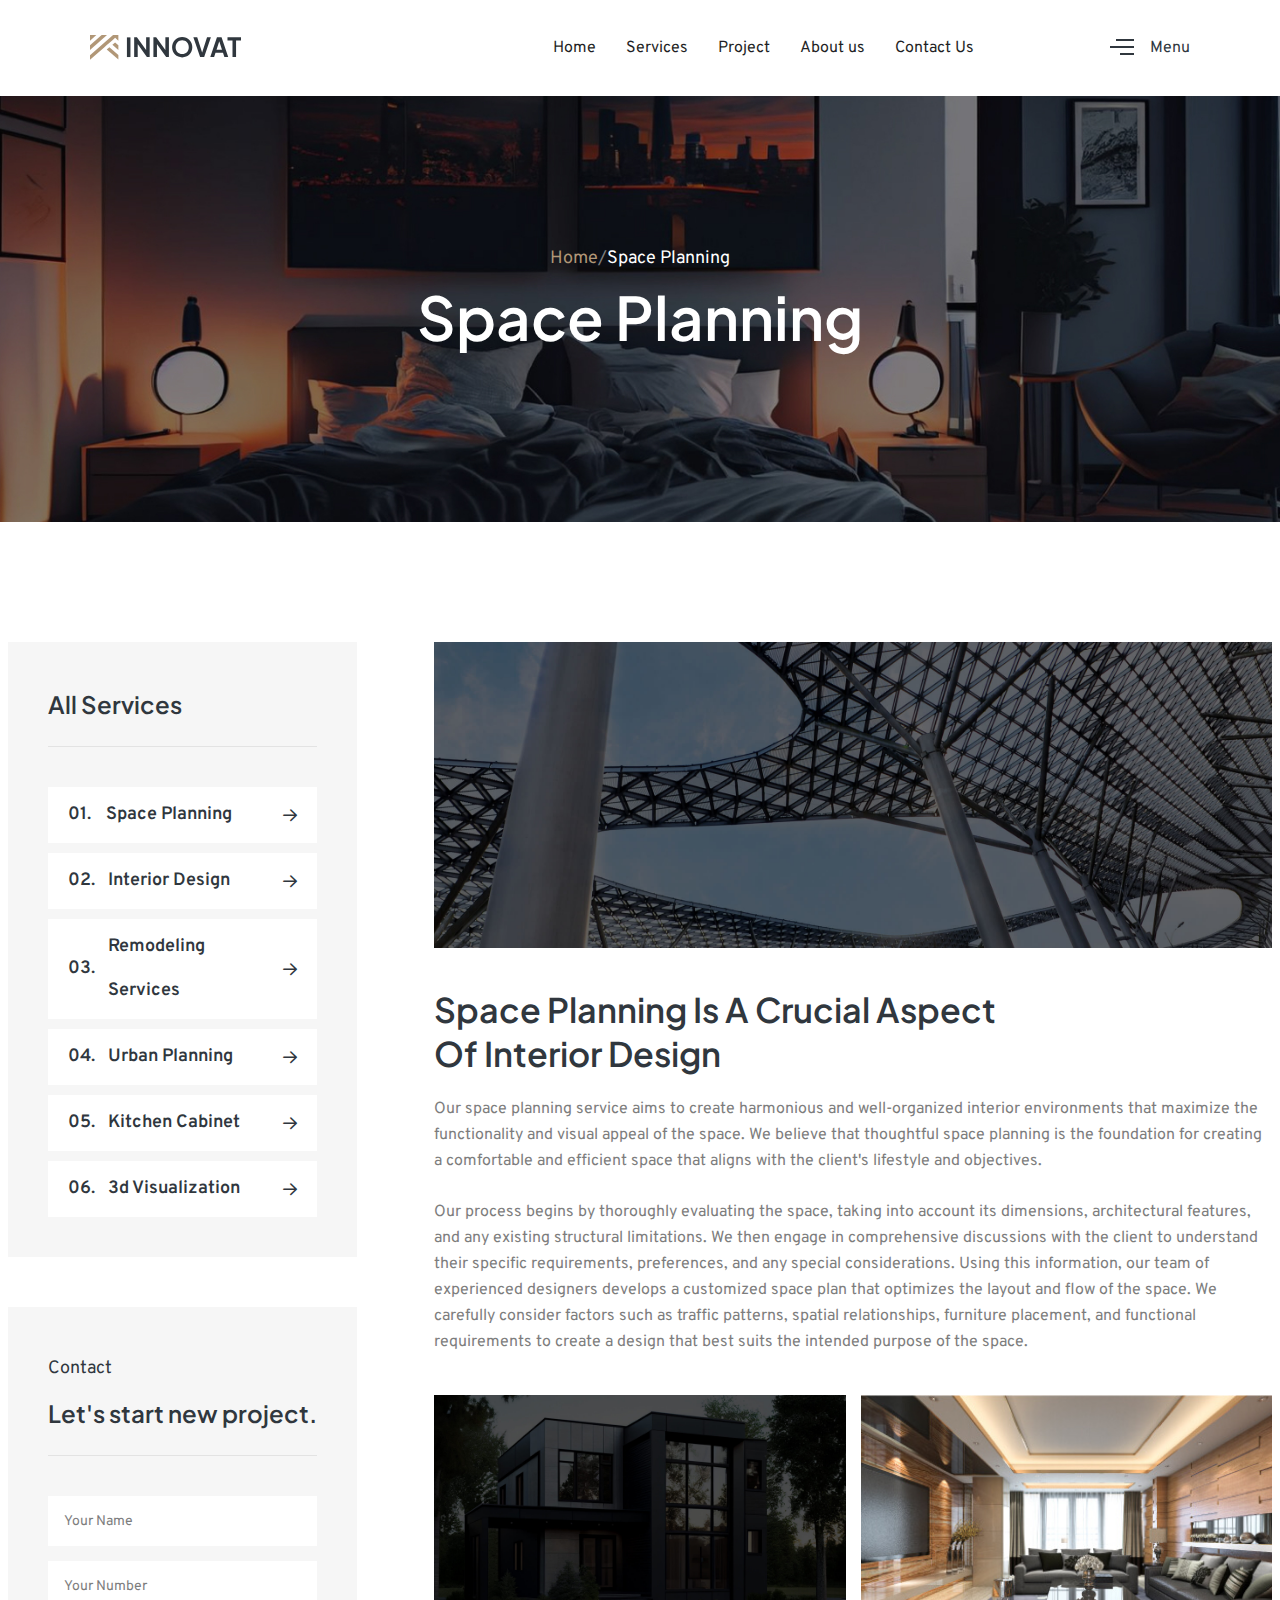
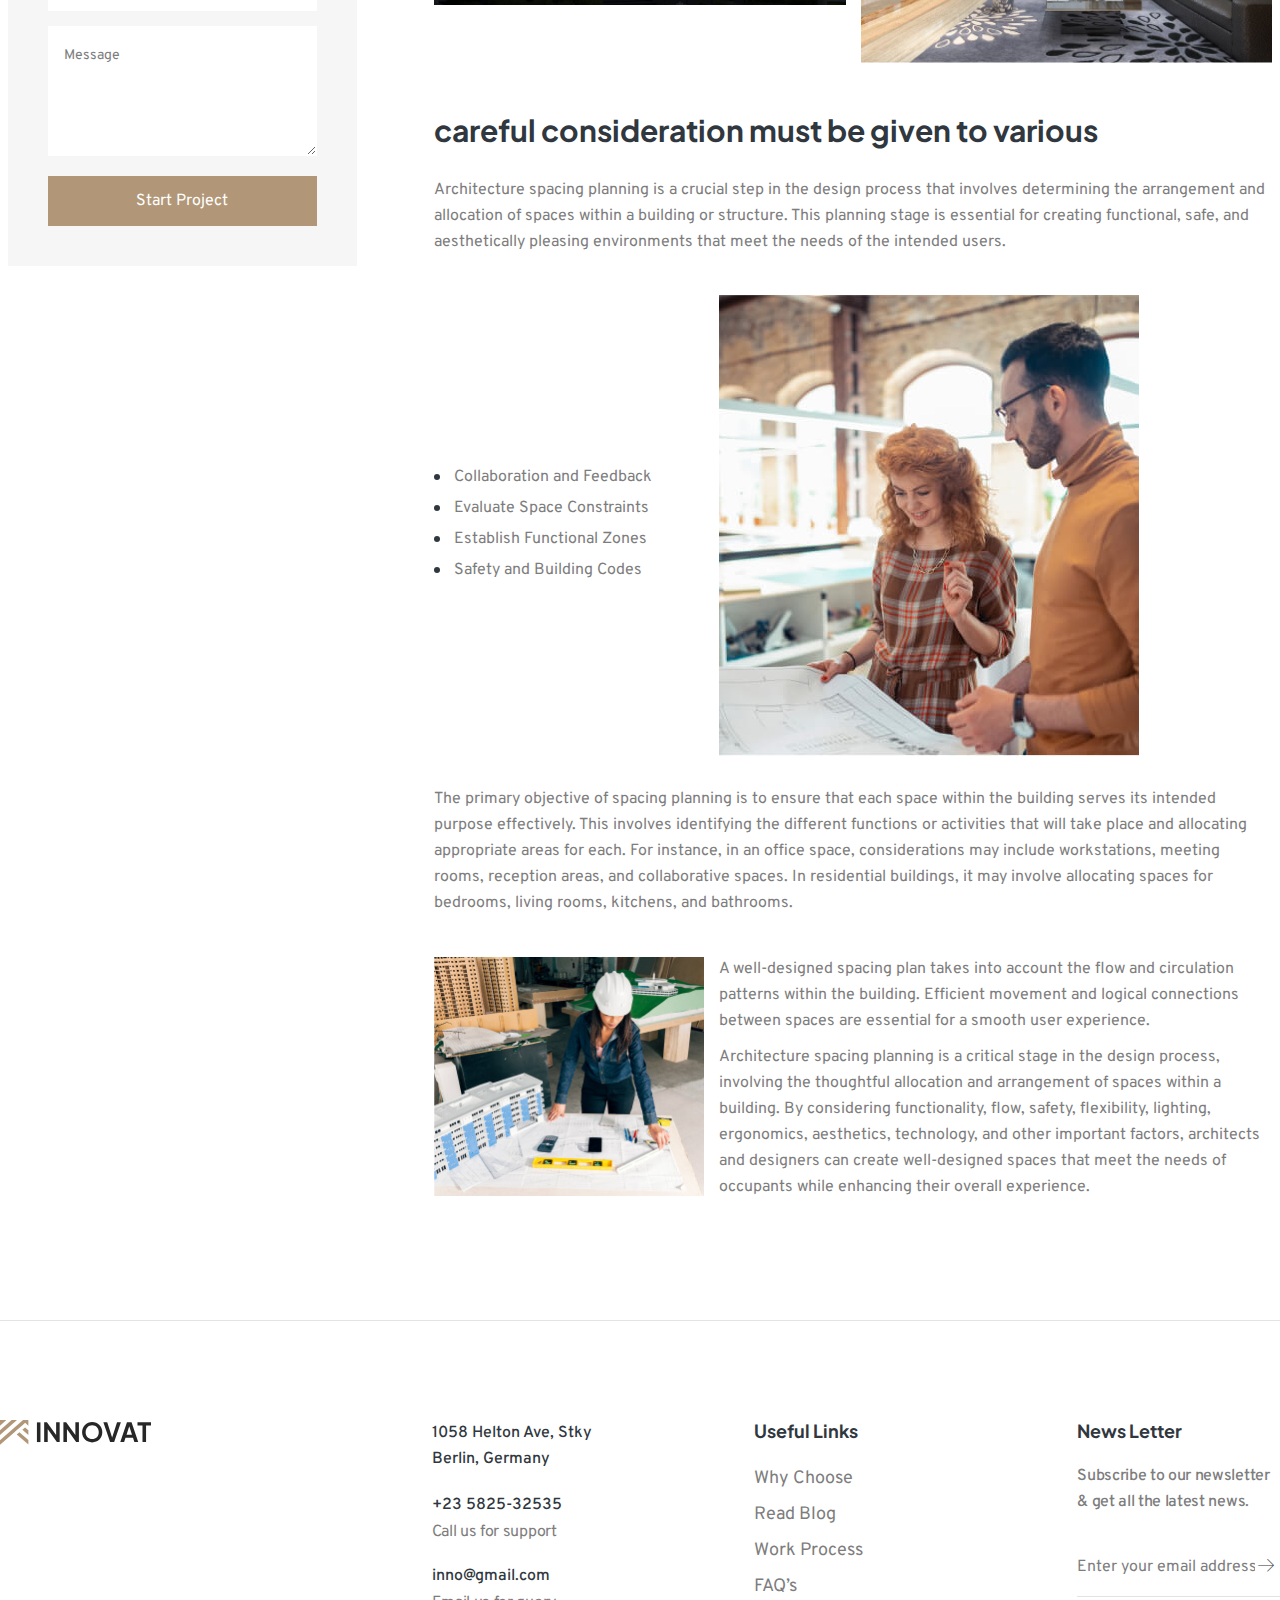
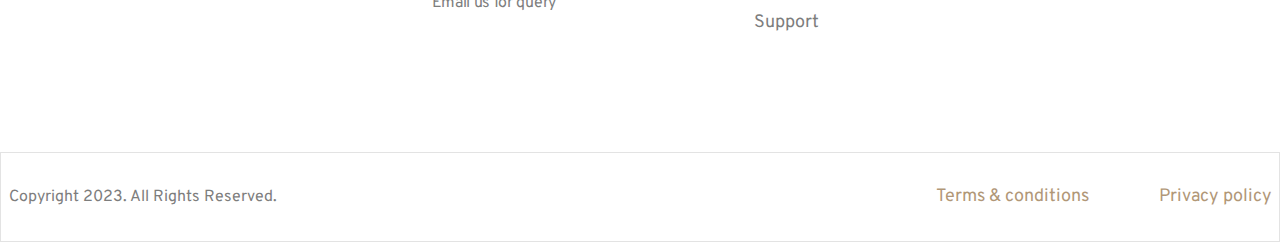
<file: servicesdetails.html>
<!DOCTYPE html><html lang="en"><head>
    <meta charset="UTF-8">
    <meta name="viewport" content="width=device-width, initial-scale=1.0">
    <title>Innovat Architecture HTML Template</title>
    <link rel="shortcut icon" type="image/x-icon" href="images/fav.png">
    <!-- fontawesome 6.4.2 -->
    <link rel="stylesheet" href="css/fontawesome-6.css">
    <!-- swiper Css 10.2.0 -->
    <link rel="stylesheet" href="css/swiper.min.css">
    <!-- Bootstrap 5.0.2 -->
    <link rel="stylesheet" href="css/magnific-popup.css">
    <link rel="stylesheet" href="css/bootstrap.min.css">
    <!-- metismenu scss -->
    <link rel="stylesheet" href="css/metismenu.css">
    <!-- Custom CSS -->
    <link rel="stylesheet" href="css/style.css">
</head>

<body>
    <!-- header three area start -->
    <!-- header three area start -->
    <header class="header-three five seven header--sticky" style="position: relative; background: #fff;">
        <a href="index.html" class="logo-area">
            <img src="images/04.svg" alt="logo">
        </a>
        <div class="header-right">
            <div class="nav-area-center">
                <nav class="navigation">
                    <ul class="parent-ul">
                        <li class="has-dropdown with-megamenu">
                            <a class="nav-link" href="index.html">Home</a>
                        </li>
                        <li class="has-dropdown">
                            <a class="nav-link" href="services.html">Services</a>
                        </li>
                        <li class="has-dropdown">
                            <a class="nav-link" href="project.html">Project</a>
                        </li>
                        <li class="has-dropdown">
                            <a class="nav-link" href="about.html">About us</a>
                        </li>
                        <li class="has-dropdown">
                            <a class="nav-link" href="contact.html">Contact Us</a>
                        </li>
                    </ul>
                </nav>
            </div>
            <div class="action-area" id="menu-btn">
                <div class="icon">
                    <svg xmlns="http://www.w3.org/2000/svg" width="24" height="16" viewBox="0 0 24 16" fill="none">
                        <rect x="6" width="18" height="2" fill="#D9D9D9"></rect>
                        <rect x="10" y="14" width="14" height="2" fill="#D9D9D9"></rect>
                        <rect y="7" width="24" height="2" fill="#D9D9D9"></rect>
                    </svg>
                </div>
                <span>Menu</span>
            </div>
        </div>
    </header>
    <!-- header three area end -->
    <!-- header three area end -->


    <!-- header three area start -->
    <!-- bread croumba rea start -->
    <div class="breadcrumb-area-bg bg_image">
        <div class="container">
            <div class="row">
                <div class="col-lg-12">
                    <div class="bread-crumb-area-inner">
                        <div class="breadcrumb-top">
                            <a href="#">Home</a> /
                            <a class="active" href="#">Space Planning</a>
                        </div>
                        <div class="bottom-title">
                            <h1 class="title">Space Planning</h1>
                        </div>
                    </div>
                </div>
            </div>
        </div>
    </div>
    <!-- bread croumba rea end -->
    <!-- header three area end -->



    <!-- service details area start -->
    <div class="service-details-area-start rts-section-gap">
        <div class="container">
            <div class="row">
                <div class="col-lg-4 pr--70 pr_md--10 pr_sm--10">
                    <!-- service left side bar area start -->
                    <div class="service-left-sidebar-wrapper">
                        <!-- service left sidebar single wized -->
                        <div class="service-left-sidebar-wized mb--50">
                            <div class="topa-rea">
                                <h4 class="title">All Services</h4>
                            </div>
                            <div class="body">
                                <!-- inglle short service -->
                                <a href="#" class="single-short-service">
                                    <span class="number">01.</span>
                                    <p class="name">Space Planning</p>
                                    <i class="fa-light fa-arrow-right"></i>
                                </a>
                                <!-- inglle short service end -->
                                <!-- inglle short service -->
                                <a href="#" class="single-short-service">
                                    <span class="number">02.</span>
                                    <p class="name">Interior Design</p>
                                    <i class="fa-light fa-arrow-right"></i>
                                </a>
                                <!-- inglle short service end -->
                                <!-- inglle short service -->
                                <a href="#" class="single-short-service">
                                    <span class="number">03.</span>
                                    <p class="name">Remodeling Services</p>
                                    <i class="fa-light fa-arrow-right"></i>
                                </a>
                                <!-- inglle short service end -->
                                <!-- inglle short service -->
                                <a href="#" class="single-short-service">
                                    <span class="number">04.</span>
                                    <p class="name">Urban Planning</p>
                                    <i class="fa-light fa-arrow-right"></i>
                                </a>
                                <!-- inglle short service end -->
                                <!-- inglle short service -->
                                <a href="#" class="single-short-service">
                                    <span class="number">05.</span>
                                    <p class="name">Kitchen Cabinet</p>
                                    <i class="fa-light fa-arrow-right"></i>
                                </a>
                                <!-- inglle short service end -->
                                <!-- inglle short service -->
                                <a href="#" class="single-short-service">
                                    <span class="number">06.</span>
                                    <p class="name">3d Visualization </p>
                                    <i class="fa-light fa-arrow-right"></i>
                                </a>
                                <!-- inglle short service end -->
                            </div>
                        </div>
                        <!-- service left sidebar single wized end -->
                        <!-- service left sidebar single wized -->
                        <div class="service-left-sidebar-wized">
                            <div class="topa-rea">
                                <span class="pre">Contact</span>
                                <h4 class="title">Let's start new project.</h4>
                            </div>
                            <div class="body">
                                <!-- form area start -->
                                <form action="#">
                                    <input type="text" placeholder="Your Name">
                                    <input type="number" placeholder="Your Number">
                                    <textarea placeholder="Message"></textarea>
                                    <button class="rts-btn btn-primary">Start Project</button>
                                </form>
                                <!-- form area end -->
                            </div>
                        </div>
                        <!-- service left sidebar single wized end -->
                    </div>
                    <!-- service left side bar area end -->
                </div>
                <div class="col-lg-8 mt_md--50 mt_sm--50">
                    <!-- service -details right-content start -->
                    <div class="service-details-content-right">
                        <div class="large-image">
                            <img src="images/10.jpg" alt="service">
                        </div>
                        <h3 class="title-main-s">
                            Space Planning is a crucial aspect <br>
                            of interior design
                        </h3>
                        <p class="disc">
                            Our space planning service aims to create harmonious and well-organized interior environments that maximize the functionality and visual appeal of the space. We believe that thoughtful space planning is the foundation for creating a comfortable and efficient space that aligns with the client's lifestyle and objectives.
                        </p>
                        <p class="disc">
                            Our process begins by thoroughly evaluating the space, taking into account its dimensions, architectural features, and any existing structural limitations. We then engage in comprehensive discussions with the client to understand their specific requirements, preferences, and any special considerations. Using this information, our team of experienced designers develops a customized space plan that optimizes the layout and flow of the space. We carefully consider factors such as traffic patterns, spatial relationships, furniture placement, and functional requirements to create a design that best suits the intended purpose of the space.
                        </p>
                    </div>
                    <!-- service -details right-content end -->
                    <div class="row mt--40 mb--40">
                        <div class="col-lg-6 col-md-6 col-sm-12">
                            <img style="width: 100%;" src="images/11.jpg" alt="services">
                        </div>
                        <div class="col-lg-6 col-md-6 col-sm-12">
                            <img style="width: 100%;" src="images/12.jpg" alt="services">
                        </div>
                    </div>
                    <h3 class="title-main-s">
                        careful consideration must be given to various
                    </h3>
                    <p class="disc">
                        Architecture spacing planning is a crucial step in the design process that involves determining the arrangement and allocation of spaces within a building or structure. This planning stage is essential for creating functional, safe, and aesthetically pleasing environments that meet the needs of the intended users.
                    </p>
                    <div class="row align-items-center">
                        <div class="col-lg-4">
                            <div class="service-details-list-check-bullet">
                                <div class="single">
                                    <p>Collaboration and Feedback</p>
                                </div>
                                <div class="single">
                                    <p>Evaluate Space Constraints</p>
                                </div>
                                <div class="single">
                                    <p>Establish Functional Zones</p>
                                </div>
                                <div class="single">
                                    <p>Safety and Building Codes</p>
                                </div>
                            </div>
                        </div>
                        <div class="col-lg-8">
                            <div class="slice-iameg-service-detials">
                                <img src="images/13.jpg" alt="service">
                            </div>
                        </div>
                    </div>
                    <div class="row mt--30">
                        <div class="col-lg-12">
                            <p class="disc">
                                The primary objective of spacing planning is to ensure that each space within the building serves its intended purpose effectively. This involves identifying the different functions or activities that will take place and allocating appropriate areas for each. For instance, in an office space, considerations may include workstations, meeting rooms, reception areas, and collaborative spaces. In residential buildings, it may involve allocating spaces for bedrooms, living rooms, kitchens, and bathrooms.
                            </p>
                        </div>
                    </div>
                    <div class="row mt--40">
                        <div class="col-lg-4">
                            <img src="images/14.jpg" alt="service">
                        </div>
                        <div class="col-lg-8">
                            <p class="disc mb--10">
                                A well-designed spacing plan takes into account the flow and circulation patterns within the building. Efficient movement and logical connections between spaces are essential for a smooth user experience.
                            </p>
                            <p class="disc">
                                Architecture spacing planning is a critical stage in the design process, involving the thoughtful allocation and arrangement of spaces within a building. By considering functionality, flow, safety, flexibility, lighting, ergonomics, aesthetics, technology, and other important factors, architects and designers can create well-designed spaces that meet the needs of occupants while enhancing their overall experience.
                            </p>
                        </div>
                    </div>
                </div>
            </div>
        </div>
    </div>
    <!-- service details area end -->






    <!-- header three area start -->
    <!-- rts footer area start -->
    <div class="rts-footer-area social-jumpanimation border-top-in-container">
        <div class="container  ptb--100 pt_md--60 pb_md--60 pt_sm--40 pb_sm--40">
            <div class="row">
                <div class="col-lg-4">
                    <!-- footer-two wrapper -->
                    <div class="footer-two-main-wrapper">
                        <a href="#" class="logo">
                            <img src="images/01.svg" alt="logo">
                        </a>
                        <!-- social style two -->
                        <ul class="social-style-two-wrapper social-anim">
                            <li><a class="counter__anim" href="#"><i class="fa-brands fa-facebook-f"></i></a></li>
                            <li><a class="counter__anim" href="#"><i class="fa-brands fa-twitter"></i></a></li>
                            <li><a class="counter__anim" href="#"><i class="fa-brands fa-youtube"></i></a></li>
                            <li><a class="counter__anim" href="#"><i class="fa-brands fa-linkedin-in"></i></a></li>
                        </ul>
                        <!-- social style two end -->
                    </div>
                    <!-- footer-two wrapper end -->
                </div>
                <div class="col-lg-8">
                    <div class="footer-two-main-wrapper-right">
                        <!-- single footer two wozed -->
                        <div class="single-footer-wized">
                            <div class="location-information">
                                <div class="location">
                                    <p>1058 Helton Ave, Stky <br>
                                        Berlin, Germany</p>
                                </div>
                                <div class="contact-call">
                                    <a href="Tel:123-456-7890">+23 5825-32535</a>
                                    <span>Call us for support</span>
                                </div>
                                <div class="contact-call">
                                    <a href="mailto:webmaster@example.com">inno@gmail.com</a>
                                    <span>Email us for query</span>
                                </div>
                            </div>

                        </div>
                        <!-- single footer two wozed -->
                        <!-- single footer two wozed -->
                        <div class="single-footer-wized">
                            <div class="location-information">
                                <div class="location">
                                    <h6 class="title">Useful Links</h6>
                                </div>
                                <ul>
                                    <li><a href="about.html">Why Choose</a></li>
                                    <li><a href="blog.html">Read Blog</a></li>
                                    <li><a href="portfolio-grid-1.html">Work Process</a></li>
                                    <li><a href="faq.html">FAQ’s</a></li>
                                    <li><a href="contact.html">Support</a></li>
                                </ul>
                            </div>

                        </div>
                        <!-- single footer two wozed -->
                        <!-- single footer two wozed -->
                        <div class="single-footer-wized">
                            <div class="location-information">
                                <div class="location">
                                    <h6 class="title">News Letter</h6>
                                    <p class="disc-f">
                                        Subscribe to our newsletter & get all
                                        the latest news.
                                    </p>
                                </div>
                                <form action="#">
                                    <div class="input-email">
                                        <input type="text" placeholder="Enter your email address" required="">
                                        <button><i class="fa-thin fa-arrow-right"></i></button>
                                    </div>
                                </form>

                            </div>

                        </div>
                        <!-- single footer two wozed -->
                    </div>
                </div>
            </div>
        </div>
        <div class="rts-copyright-area-two">
            <div class="container">
                <div class="row">
                    <div class="col-lg-12">
                        <div class="copy-right-area-inner-two">
                            <p class="disc">Copyright 2023. All Rights Reserved.</p>
                            <div class="right">
                                <ul>
                                    <li><a href="terms-and-condition.html">Terms & conditions</a></li>
                                    <li><a href="privacy-policy.html">Privacy policy</a></li>
                                </ul>
                            </div>
                        </div>
                    </div>
                </div>
            </div>
        </div>
    </div>
    <!-- rts footer area end -->
    <!-- header three area end -->



    <!-- search area start -->
    <div class="search-input-area">
        <div class="container">
            <div class="search-input-inner">
                <div class="input-div">
                    <input id="searchInput1" class="search-input" type="text" placeholder="Search by keyword or #">
                    <button><i class="far fa-search"></i></button>
                </div>
            </div>
        </div>
        <div id="close" class="search-close-icon"><i class="far fa-times"></i></div>
    </div>
    <!-- search area end -->


    <!-- back to top start -->
    <div class="progress-wrap">
        <svg class="progress-circle svg-content" width="100%" height="100%" viewBox="-1 -1 102 102">
            <path d="M50,1 a49,49 0 0,1 0,98 a49,49 0 0,1 0,-98"></path>
        </svg>
    </div>
    <!-- back to top end -->



    <!-- header style two -->
    <div id="side-bar" class="side-bar header-two">
        <button class="close-icon-menu"><i class="far fa-times"></i></button>
        <!-- inner menu area desktop start -->
        <div class="inner-main-wrapper-desk">
            <div class="thumbnail">
                <img src="images/01.svg" alt="Innovate">
            </div>
            <div class="inner-content">
                <p class="disc">
                    Innovate Architects is a full-service design firm providing architecture architecture.
                </p>
                <div class="contact-information--sidebar">
                    <h6 class="title">Contact Info</h6>
                    <div class="single-info">
                        <a href="#">+123 456 789 33</a>
                    </div>
                    <div class="single-info">
                        <a href="#">3 innovate Street, NY United <br> States of America</a>
                    </div>
                    <div class="single-info">
                        <a href="#">Innovate@gmail.com</a>
                    </div>
                    <h6 class="title mt--30">Office Address</h6>
                    <div class="single-info">
                        <a href="#">+Time Square, New York <br> USA, 3454</a>
                    </div>
                    <div class="rts-social-style-one">
                        <ul>
                            <li>
                                <a href="#">
                                    <i class="fa-brands fa-facebook-f"></i>
                                </a>
                            </li>
                            <li>
                                <a href="#">
                                    <i class="fa-brands fa-twitter"></i>
                                </a>
                            </li>
                            <li>
                                <a href="#">
                                    <i class="fa-brands fa-youtube"></i>
                                </a>
                            </li>
                            <li>
                                <a href="#">
                                    <i class="fa-brands fa-linkedin-in"></i>
                                </a>
                            </li>
                        </ul>
                    </div>
                </div>
                <div class="footer">
                    <h4 class="title">Got a project in mind?</h4>
                    <a href="contact.html" class="rts-btn btn-primary">Let's talk</a>
                </div>
            </div>
        </div>
        <!-- mobile menu area start -->
        <div class="mobile-menu-main">
            <nav class="nav-main mainmenu-nav mt--30">
                <ul class="mainmenu metismenu" id="mobile-menu-active">
                    <li class="has-droupdown">
                        <a href="#" class="main">Home</a>
                        <ul class="submenu mm-collapse">
                            <li class="has-droupdown third-lvl">
                                <a class="main" href="#">Multipages</a>
                                <ul class="submenu-third-lvl mm-collapse">
                                    <li><a href="index.html"></a>Home One</li>
                                    <li><a href="index-two.html"></a>Home Two</li>
                                    <li><a href="index-three.html"></a>Home Three</li>
                                    <li><a href="index-four.html"></a>Home Four</li>
                                    <li><a href="index-five.html"></a>Home Five</li>
                                    <li><a href="index-six.html"></a>Home Six</li>
                                    <li><a href="index-seven.html"></a>Home Seven</li>
                                </ul>
                            </li>
                            <li class="has-droupdown third-lvl">
                                <a class="main" href="#">Onepages</a>
                                <ul class="submenu-third-lvl mm-collapse">
                                    <li><a href="onepage.html"></a>One Page One</li>
                                    <li><a href="onepage-two.html"></a>One Page Two</li>
                                    <li><a href="onepage-three.html"></a>One Page Three</li>
                                    <li><a href="onepage-four.html"></a>One Page Four</li>
                                    <li><a href="onepage-five.html"></a>One Page Five</li>
                                    <li><a href="onepage-six.html"></a>One Page Six</li>
                                    <li><a href="onepage-seven.html"></a>One Page Seven</li>
                                </ul>
                            </li>
                            <li class="has-droupdown third-lvl">
                                <a class="main" href="#">Showcase Pages</a>
                                <ul class="submenu-third-lvl mm-collapse">
                                    <li><a href="portfolio-boxes.html"></a>Carousel Slider</li>
                                    <li><a href="varticle-portfolio.html"></a>Vertical Portfolio</li>
                                    <li><a href="varticle-slider.html"></a>Varticl Slider</li>
                                    <li><a href="varticle-slider-tab.html"></a>Vartical Tab Slider</li>
                                    <li><a href="showcase-fade.html"></a>Showcase Fade</li>
                                </ul>
                            </li>
                        </ul>
                    </li>
                    <li class="has-droupdown">
                        <a href="#" class="main">Services</a>
                        <ul class="submenu mm-collapse">
                            <li><a class="mobile-menu-link" href="service-1.html">Service One</a></li>
                            <li><a class="mobile-menu-link" href="service-2.html">Service Two</a></li>
                            <li><a class="mobile-menu-link" href="service-3.html">Service Three</a></li>
                            <li><a class="mobile-menu-link" href="service-4.html">Service Four</a></li>
                            <li><a class="mobile-menu-link" href="service-5.html">Service Five</a></li>
                            <li><a class="mobile-menu-link" href="service-details.html">Service Details</a></li>
                        </ul>
                    </li>
                    <li class="has-droupdown">
                        <a href="#" class="main">Portfolio</a>
                        <ul class="submenu mm-collapse">
                            <li><a class="mobile-menu-link" href="portfolio-grid-1.html">Portfolio Grid</a></li>
                            <li><a class="mobile-menu-link" href="portfolio-grid-col-3.html">Portfolio Col-3</a></li>
                            <li><a class="mobile-menu-link" href="portfolio-grid-col-4.html">Portfolio Col-4</a></li>
                            <li><a class="mobile-menu-link" href="portfolio-varticle-grid.html">Portfolio Mesonary</a></li>
                            <li class="has-droupdown third-lvl">
                                <a class="main" href="#">Project Details</a>
                                <ul class="submenu-third-lvl mm-collapse">
                                    <li><a href="project-details-1.html"></a>Project Details v.1</li>
                                    <li><a href="project-details-2.html"></a>Project Details v.2</li>
                                    <li><a href="project-details-3.html"></a>Project Details v.3</li>
                                    <li><a href="project-details-4.html"></a>Project Details v.4</li>
                                </ul>
                            </li>
                        </ul>
                    </li>
                    <li class="has-droupdown">
                        <a href="#" class="main">Blog</a>
                        <ul class="submenu mm-collapse">
                            <li><a class="mobile-menu-link" href="blog.html">Blog</a></li>
                            <li><a class="mobile-menu-link" href="blog-list.html">Blog List</a></li>
                            <li><a class="mobile-menu-link" href="blog-2.html">Blog v.2</a></li>
                            <li><a class="mobile-menu-link" href="blog-3.html">Blog v.3</a></li>
                            <li><a class="mobile-menu-link" href="blog-4.html">Blog v.4</a></li>
                            <li><a class="mobile-menu-link" href="blog-details.html">Blog Details</a></li>
                        </ul>
                    </li>
                    <li class="has-droupdown">
                        <a href="#" class="main">Pages</a>
                        <ul class="submenu mm-collapse">
                            <li><a class="mobile-menu-link" href="about.html">About</a></li>
                            <li class="has-droupdown third-lvl">
                                <a class="main" href="#">Team</a>
                                <ul class="submenu-third-lvl mm-collapse">
                                    <li><a href="team-1.html"></a>Team One</li>
                                    <li><a href="team-2.html"></a>Team Two</li>
                                    <li><a href="team-details.html"></a>Team Details</li>
                                </ul>
                            </li>
                            <li><a class="mobile-menu-link" href="before-after.html">Before After</a></li>
                            <li><a class="mobile-menu-link" href="pricing-plane.html">Pricing Plan</a></li>
                            <li><a class="mobile-menu-link" href="faq.html">Faq's</a></li>
                            <li><a class="mobile-menu-link" href="terms-and-condition.html">Terms & Conditions</a></li>
                            <li><a class="mobile-menu-link" href="privacy-policy.html">Privacy Policy</a></li>
                            <li><a class="mobile-menu-link" href="404.html">404 Page</a></li>
                        </ul>
                    </li>
                    <li>
                        <a href="contact.html" class="main">Contact Us</a>
                    </li>
                </ul>
            </nav>

            <div class="rts-social-style-one pl--20 mt--100">
                <ul>
                    <li>
                        <a href="#">
                            <i class="fa-brands fa-facebook-f"></i>
                        </a>
                    </li>
                    <li>
                        <a href="#">
                            <i class="fa-brands fa-twitter"></i>
                        </a>
                    </li>
                    <li>
                        <a href="#">
                            <i class="fa-brands fa-youtube"></i>
                        </a>
                    </li>
                    <li>
                        <a href="#">
                            <i class="fa-brands fa-linkedin-in"></i>
                        </a>
                    </li>
                </ul>
            </div>
        </div>
        <!-- mobile menu area end -->
    </div>
    <!-- header style two End -->


    <div class="grid-line">
        <div class="grid-lines">
            <div class="line"></div>
            <div class="line"></div>
            <div class="line"></div>
            <div class="line"></div>
        </div>
    </div>





    <!-- start loader -->
    <!-- <div class="loader-wrapper">
    <div class="loader">
    </div>
    <div class="loader-section section-left"></div>
    <div class="loader-section section-right"></div>
</div> -->
    <!-- End loader -->


    <div id="anywhere-home">
    </div>

    <!-- scripts -->
    <script src="js/jquery.min.js"></script>
    <script src="js/waw.js"></script>

    <!-- gsap plugins -->
    <script src="js/gsap.js"></script>
    <script src="js/metismenu.js"></script>
    <script src="js/scrolltiger.js"></script>
    <script src="js/scrolltoplugin.js"></script>
    <!-- <script src="assets/js/plugins/smoothscroll.js"></script> -->
    <script src="js/splittext.js"></script>
    <!-- gsap plugins end-->

    <script src="js/magnifying-popup.js"></script>

    <!-- swiper JS 10.2.0 -->
    <script src="js/swiper.js"></script>
    <script src="js/counterup.js"></script>
    <script src="js/waypoint.js"></script>
    <script src="js/chroma.min.js"></script>
    <!-- bootstrap 5.0.2 -->
    <script src="js/bootstrap.min.js"></script>
    <!-- dymanic Contact Form -->
    <script src="js/contact.form.js"></script>

    <!-- main Js -->
    <script src="js/main.js"></script>



</body></html>
</file>
<file: css/metismenu.css>
.metismenu .arrow {
    float: right;
    line-height: 1.42857;
  }
  *[dir="rtl"] .metismenu .arrow {
    float: left;
  }
  
  /*
   * Require Bootstrap 3.x
   * https://github.com/twbs/bootstrap
  */
  
  .metismenu .glyphicon.arrow:before {
    content: "\e079";
  }
  .metismenu .mm-active > a > .glyphicon.arrow:before {
    content: "\e114";
  }
  
  /*
   * Require Font-Awesome
   * http://fortawesome.github.io/Font-Awesome/
  */
  
  .metismenu .fa.arrow:before {
    content: "\f104";
  }
  .metismenu .mm-active > a > .fa.arrow:before {
    content: "\f107";
  }
  
  /*
   * Require Ionicons
   * http://ionicons.com/
  */
  
  .metismenu .ion.arrow:before {
    content: "\f3d2"
  }
  .metismenu .mm-active > a > .ion.arrow:before {
    content: "\f3d0";
  }
  .metismenu .plus-times {
    float: right;
  }
  *[dir="rtl"] .metismenu .plus-times {
    float: left;
  }
  .metismenu .fa.plus-times:before {
    content: "\f067";
  }
  .metismenu .mm-active > a > .fa.plus-times {
    -webkit-transform: rotate(45deg);
        -ms-transform: rotate(45deg);
            transform: rotate(45deg);
  }
  .metismenu .plus-minus {
    float: right;
  }
  *[dir="rtl"] .metismenu .plus-minus {
    float: left;
  }
  .metismenu .fa.plus-minus:before {
    content: "\f067";
  }
  .metismenu .mm-active > a > .fa.plus-minus:before {
    content: "\f068";
  }
  .metismenu .mm-collapse:not(.mm-show) {
    display: none;
  }
  
  .metismenu .mm-collapsing {
    position: relative;
    height: 0;
    overflow: hidden;
    -webkit-transition-timing-function: ease;
         -o-transition-timing-function: ease;
            transition-timing-function: ease;
    -webkit-transition-duration: .35s;
         -o-transition-duration: .35s;
            transition-duration: .35s;
    -webkit-transition-property: height, visibility;
    -o-transition-property: height, visibility;
    transition-property: height, visibility;
  }
  
  .metismenu .has-arrow {
    position: relative;
  }
  
  .metismenu .has-arrow::after {
    position: absolute;
    content: '';
    width: .5em;
    height: .5em;
    border-width: 1px 0 0 1px;
    border-style: solid;
    border-color: initial;
    right: 1em;
    -webkit-transform: rotate(-45deg) translate(0, -50%);
        -ms-transform: rotate(-45deg) translate(0, -50%);
            transform: rotate(-45deg) translate(0, -50%);
    -webkit-transform-origin: top;
        -ms-transform-origin: top;
            transform-origin: top;
    top: 50%;
    -webkit-transition: all .3s ease-out;
    -o-transition: all .3s ease-out;
    transition: all .3s ease-out;
  }
  
  *[dir="rtl"] .metismenu .has-arrow::after {
    right: auto;
    left: 1em;
    -webkit-transform: rotate(135deg) translate(0, -50%);
        -ms-transform: rotate(135deg) translate(0, -50%);
            transform: rotate(135deg) translate(0, -50%);
  }
  
  .metismenu .mm-active > .has-arrow::after,
  .metismenu .has-arrow[aria-expanded="true"]::after {
    -webkit-transform: rotate(-135deg) translate(0, -50%);
        -ms-transform: rotate(-135deg) translate(0, -50%);
            transform: rotate(-135deg) translate(0, -50%);
  }
  
  *[dir="rtl"] .metismenu .mm-active > .has-arrow::after,
  *[dir="rtl"] .metismenu .has-arrow[aria-expanded="true"]::after {
    -webkit-transform: rotate(225deg) translate(0, -50%);
        -ms-transform: rotate(225deg) translate(0, -50%);
            transform: rotate(225deg) translate(0, -50%);
  }
</file>
